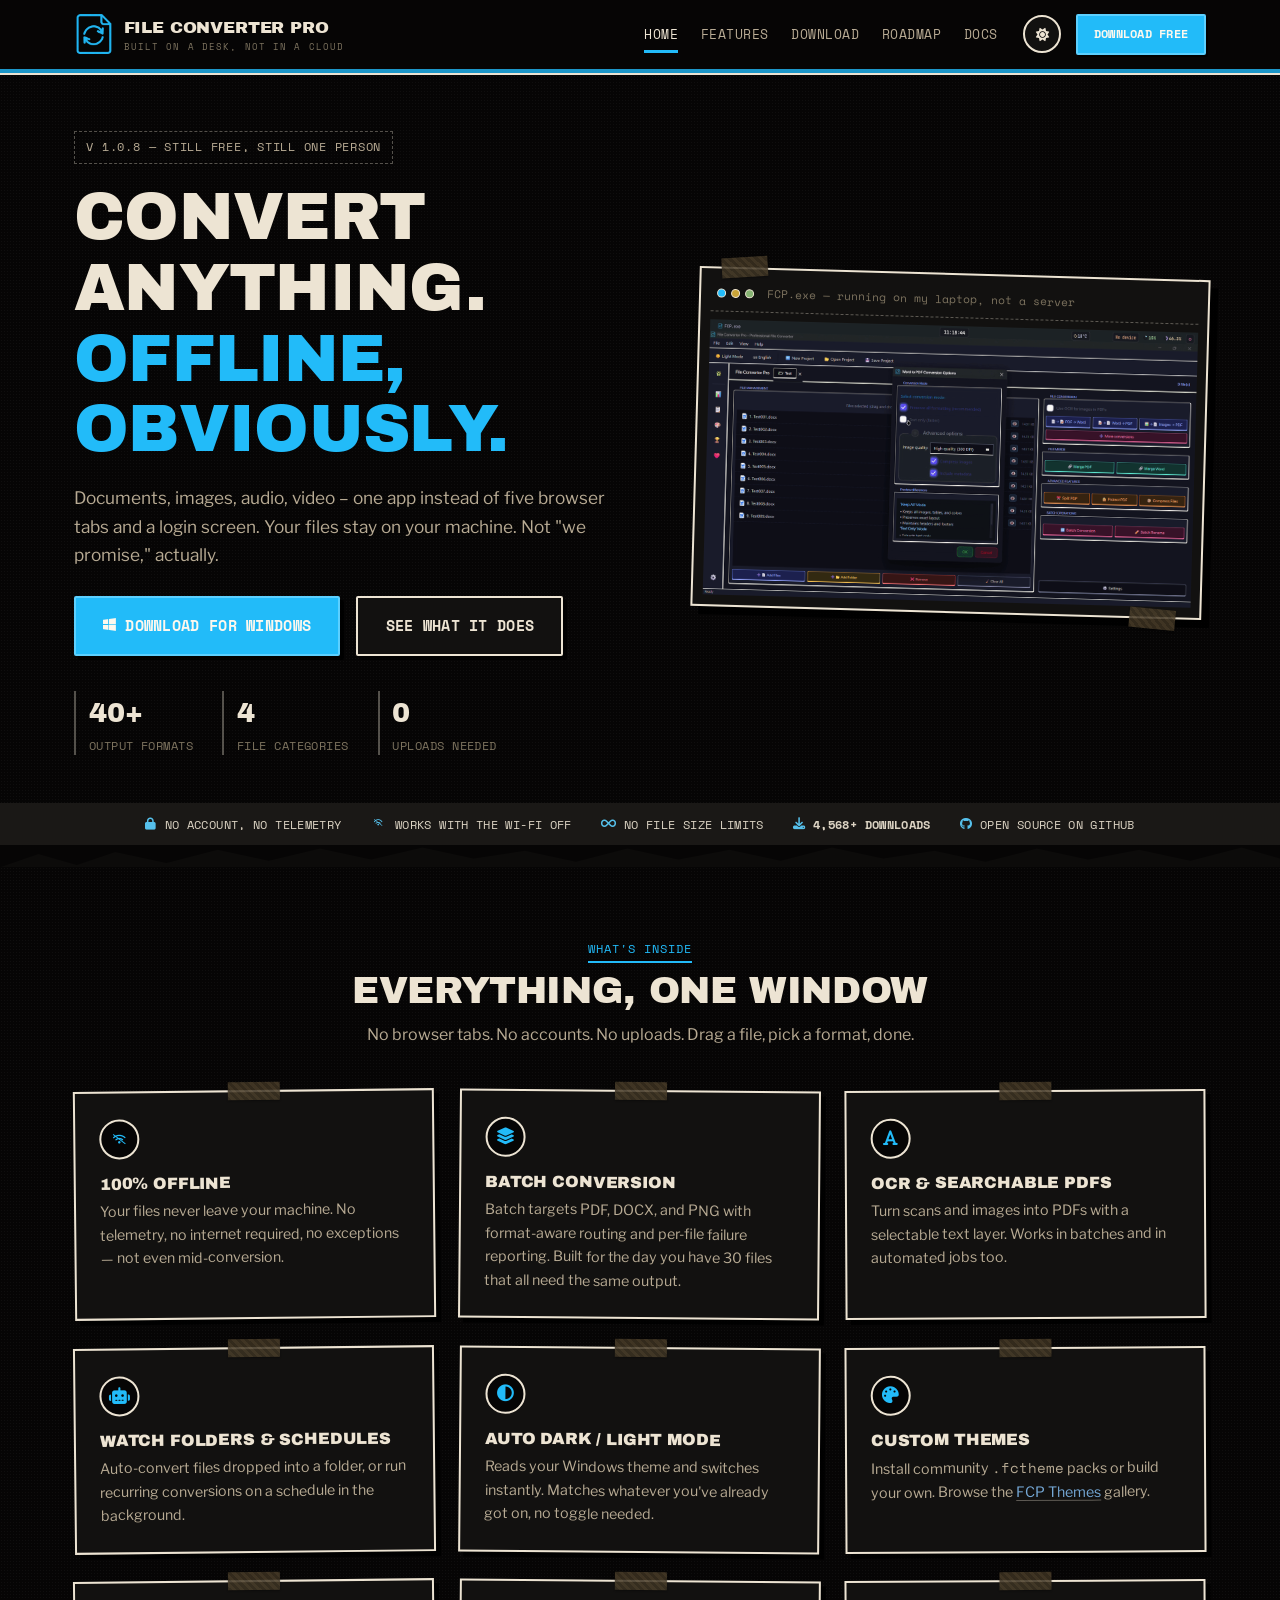
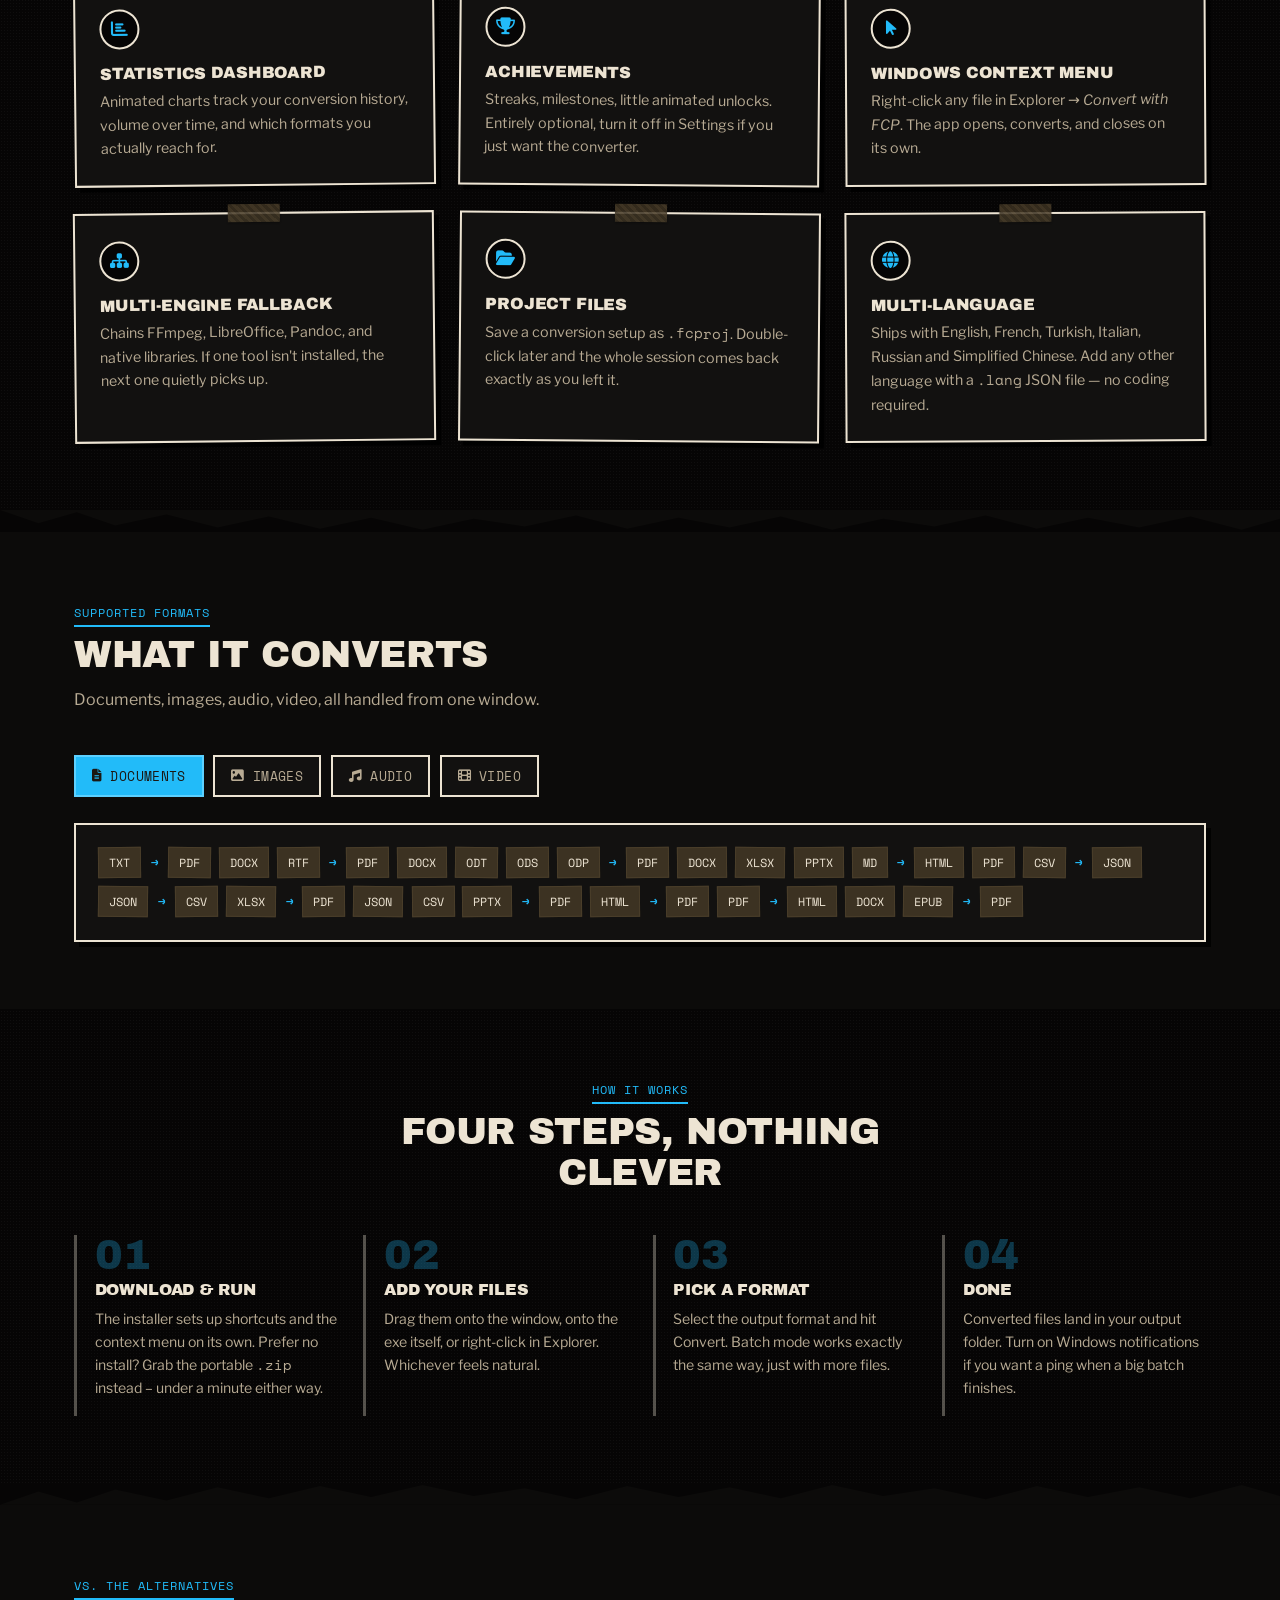
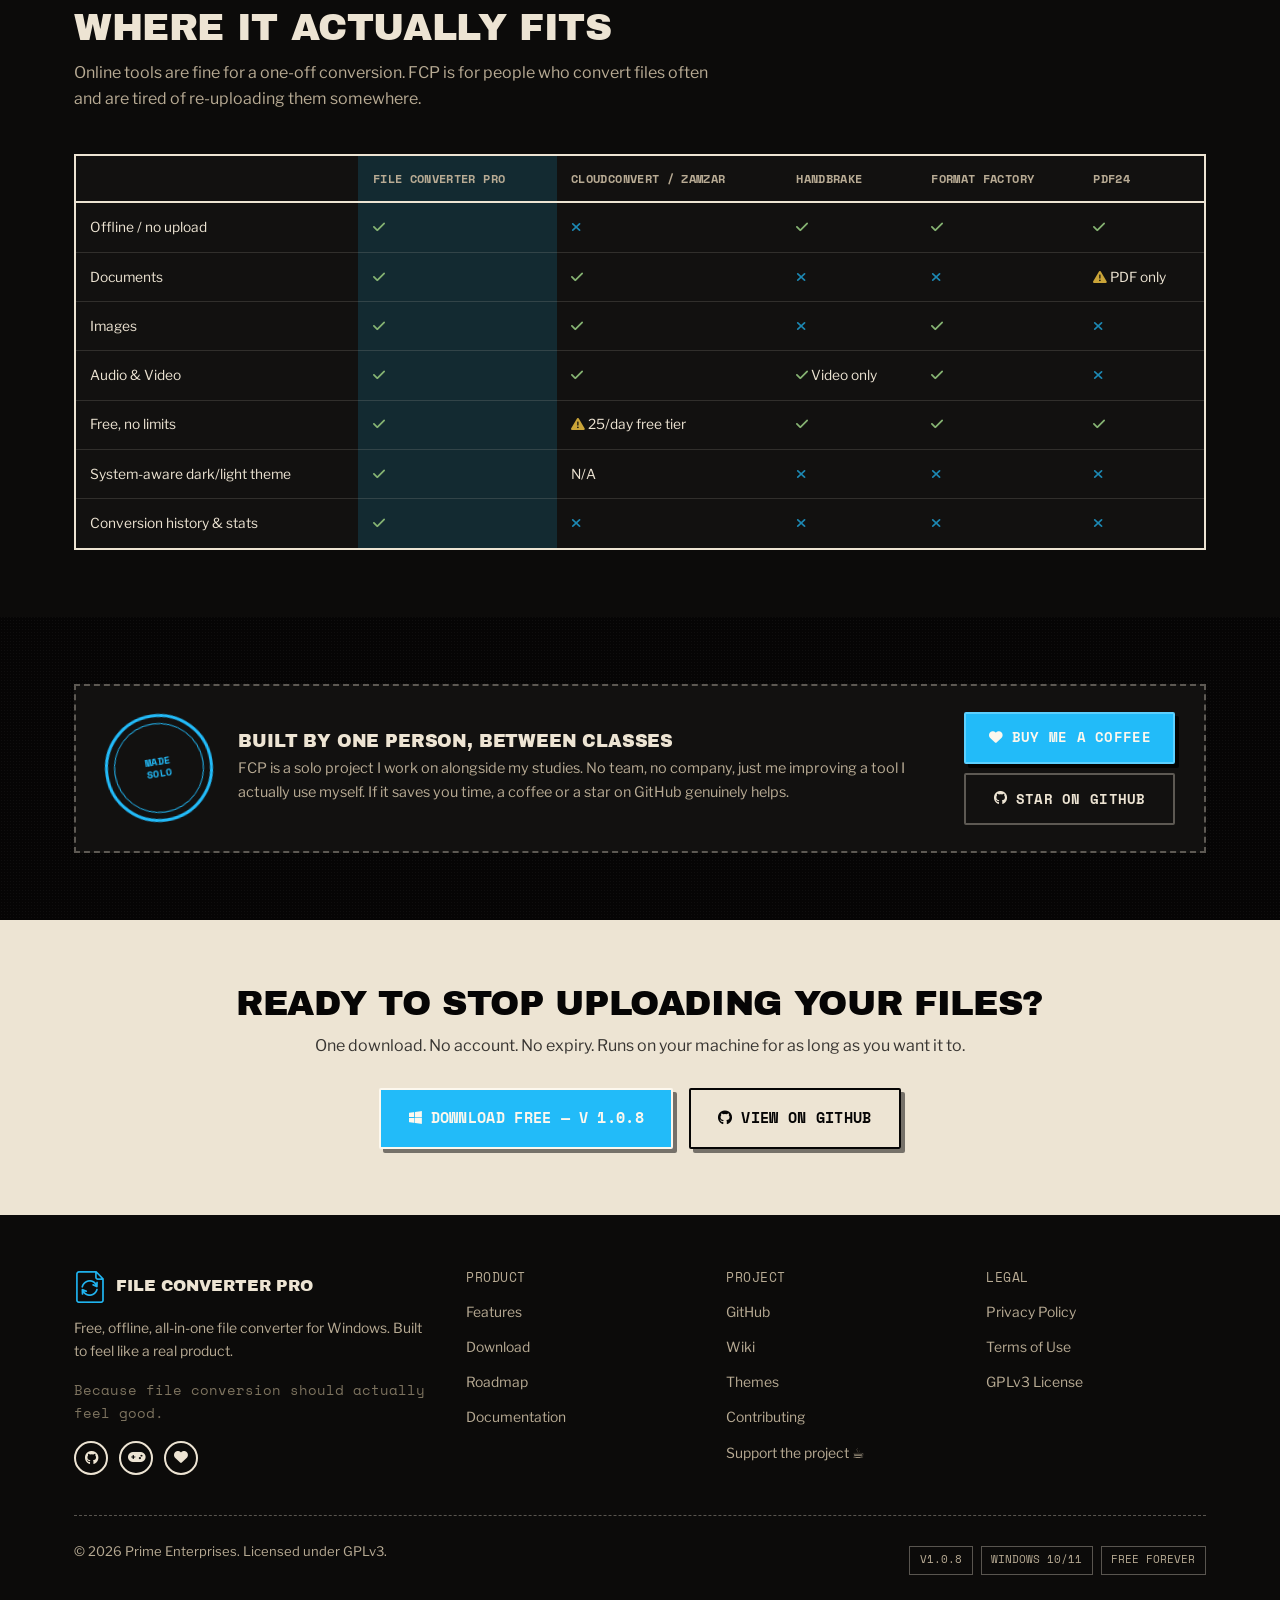
<file: index.html>
<!DOCTYPE html>
<html lang="en" data-theme="dark">
<head>
  <meta charset="UTF-8">
  <meta name="viewport" content="width=device-width, initial-scale=1.0">
  <title>File Converter Pro - Free Offline File Converter for Windows</title>
  <meta name="description" content="Convert documents, images, audio, and video — 100% offline, no uploads, no limits. OCR, automation and custom themes. Free for Windows 10/11.">
  <link rel="canonical" href="https://file-converter-pro.org/" />

  <!-- Open Graph / Facebook -->
  <meta property="og:type" content="website" />
  <meta property="og:url" content="https://file-converter-pro.org/" />
  <meta property="og:title" content="File Converter Pro - Free Offline File Converter for Windows" />
  <meta property="og:description" content="Convert documents, images, audio, and video — 100% offline, no uploads, no limits. OCR, automation and custom themes. Free for Windows 10/11." />
  <meta property="og:image" content="https://raw.githubusercontent.com/Hyacinthe-primus/fcp-website/main/images/social-preview.png" />
  <meta property="og:site_name" content="File Converter Pro" />

  <!-- Twitter -->
  <meta name="twitter:card" content="summary_large_image" />
  <meta name="twitter:url" content="https://file-converter-pro.org/" />
  <meta name="twitter:title" content="File Converter Pro - Free Offline File Converter for Windows" />
  <meta name="twitter:description" content="Convert documents, images, audio, and video — 100% offline, no uploads, no limits. OCR, automation and custom themes. Free for Windows 10/11." />
  <meta name="twitter:image" content="https://raw.githubusercontent.com/Hyacinthe-primus/fcp-website/main/images/social-preview.png" />

  <!-- SEO -->
  <meta name="robots" content="index, follow" />
  <meta name="author" content="Hyacinthe Primus" />
  <meta name="theme-color" content="#1b1712" />

  <!-- Structured Data -->
  <script type="application/ld+json">
  {
    "@context": "https://schema.org",
    "@type": "SoftwareApplication",
    "name": "File Converter Pro",
    "url": "https://file-converter-pro.org/",
    "description": "Free offline file converter for Windows. Convert documents, images, audio, and video — 100% offline, no uploads, no limits.",
    "applicationCategory": "UtilitiesApplication",
    "operatingSystem": "Windows 10, Windows 11",
    "offers": { "@type": "Offer", "price": "0", "priceCurrency": "USD" },
    "featureList": [
      "100% offline conversion", "No file size limits", "No uploads required",
      "Document conversion (PDF, DOCX, ODT, Markdown, etc.)", "Image conversion (PNG, JPG, WebP, AVIF, SVG, etc.)",
      "Audio conversion (MP3, WAV, FLAC, etc.)", "Video conversion (MP4, MKV, AVI, etc.)",
      "OCR to searchable PDF", "Watch folders and scheduled tasks", "Custom community themes", "Free forever"
    ]
  }
  </script>
  <script type="application/ld+json">
  { "@context": "https://schema.org", "@type": "WebSite", "name": "File Converter Pro", "url": "https://file-converter-pro.org/" }
  </script>

  <link rel="icon" href="images/favicon.ico" type="image/x-icon">
  <link rel="stylesheet" href="https://cdnjs.cloudflare.com/ajax/libs/font-awesome/6.4.0/css/all.min.css">
  <link href="https://fonts.googleapis.com/css2?family=Archivo+Black&family=Libre+Franklin:ital,wght@0,300;0,400;0,500;0,600;0,700;1,400&family=Space+Mono:wght@400;700&display=swap" rel="stylesheet">
  <link rel="stylesheet" href="css/style.css">
  <script>(function(){const t=localStorage.getItem('fcp-theme')||'dark';document.documentElement.setAttribute('data-theme',t);})();</script>
</head>
<body>
  <a href="#main-content" class="skip-link">Skip to main content</a>

  <header class="header" id="site-header">
    <div class="container">
      <div class="header-content">
        <div class="logo">
          <a href="index.html">
            <img src="images/logo.png" alt="FC" class="logo-mark">
            <span class="logo-text">File Converter Pro<em>built on a desk, not in a cloud</em></span>
          </a>
        </div>
        <button class="mobile-menu-toggle" aria-label="Toggle navigation" id="mobile-toggle">
          <span class="bar"></span><span class="bar"></span><span class="bar"></span>
        </button>
        <nav class="main-nav" id="main-nav">
          <ul class="nav-list">
            <li class="nav-item active"><a href="index.html" class="nav-link">Home</a></li>
            <li class="nav-item"><a href="features.html" class="nav-link">Features</a></li>
            <li class="nav-item"><a href="download.html" class="nav-link">Download</a></li>
            <li class="nav-item"><a href="roadmap.html" class="nav-link">Roadmap</a></li>
            <li class="nav-item"><a href="docs.html" class="nav-link">Docs</a></li>
          </ul>
          <div class="header-right">
            <button class="theme-toggle" id="theme-toggle" aria-label="Toggle dark/light mode">
              <i class="fas fa-moon icon-moon"></i>
              <i class="fas fa-sun icon-sun"></i>
            </button>
            <a href="download.html" class="btn btn-primary btn-sm nav-cta">Download Free</a>
          </div>
        </nav>
      </div>
    </div>
  </header>

  <main id="main-content">

    <section class="hero">
      <div class="container">
        <div class="hero-content">
          <div class="hero-text">
            <div class="hero-label fade-up fade-up-1">v<span data-fcp="version">1.0.8</span> — still free, still one person</div>
            <h1 class="hero-title fade-up fade-up-2">
              Convert anything.
              <span class="line-accent">Offline, obviously.</span>
            </h1>
            <p class="hero-subtitle fade-up fade-up-3">
              Documents, images, audio, video – one app instead of five browser tabs and a login screen.
              Your files stay on your machine. Not "we promise," actually.
            </p>
            <div class="hero-actions fade-up fade-up-4">
              <a href="download.html" class="btn btn-primary btn-lg">
                <i class="fab fa-windows"></i> Download for Windows
              </a>
              <a href="features.html" class="btn btn-outline btn-lg">See what it does</a>
            </div>
            <div class="hero-stats fade-up fade-up-5">
              <div class="stat-item">
                <div class="stat-value">40+</div>
                <div class="stat-label">Output formats</div>
              </div>
              <div class="stat-item">
                <div class="stat-value">4</div>
                <div class="stat-label">File categories</div>
              </div>
              <div class="stat-item">
                <div class="stat-value">0</div>
                <div class="stat-label">Uploads needed</div>
              </div>
            </div>
          </div>
          <div class="hero-visual fade-up fade-up-3">
            <div class="hero-screen">
              <div class="screen-bar">
                <div class="screen-dots">
                  <div class="dot dot-red"></div>
                  <div class="dot dot-yellow"></div>
                  <div class="dot dot-green"></div>
                </div>
                <span class="screen-title">FCP.exe — running on my laptop, not a server</span>
              </div>
              <img src="images/preview.gif" alt="File Converter Pro in action" class="hero-img">
            </div>
          </div>
        </div>
      </div>
    </section>

    <div class="trust-bar">
      <div class="container">
        <div class="trust-bar-inner">
          <div class="trust-item"><i class="fas fa-lock"></i> <span>No account, no telemetry</span></div>
          <div class="trust-item">
            <span class="fa-stack" style="font-size:.55em;vertical-align:middle;line-height:1.8em">
              <i class="fas fa-wifi fa-stack-1x"></i><i class="fas fa-slash fa-stack-1x"></i>
            </span>
            <span>Works with the Wi-Fi off</span>
          </div>
          <div class="trust-item"><i class="fas fa-infinity"></i> <span>No file size limits</span></div>
          <div class="trust-item"><i class="fas fa-download"></i> <strong><span id="dl-count">4,568</span>+ downloads</strong></div>
          <div class="trust-item"><i class="fab fa-github"></i> <span>Open source on GitHub</span></div>
        </div>
      </div>
    </div>

    <div class="torn"></div>

    <section class="section">
      <div class="container">
        <div class="section-header center">
          <p class="section-label">What's inside</p>
          <h2 class="section-title">Everything, one window</h2>
          <p class="section-sub">No browser tabs. No accounts. No uploads. Drag a file, pick a format, done.</p>
        </div>
        <div class="features-grid">
          <div class="feature-card">
            <div class="feature-icon"><span class="fa-stack" style="font-size:.6em"><i class="fas fa-wifi fa-stack-1x"></i><i class="fas fa-slash fa-stack-1x"></i></span></div>
            <h3>100% Offline</h3>
            <p>Your files never leave your machine. No telemetry, no internet required, no exceptions — not even mid-conversion.</p>
          </div>
          <div class="feature-card">
            <div class="feature-icon"><i class="fas fa-layer-group"></i></div>
            <h3>Batch Conversion</h3>
            <p>Batch targets PDF, DOCX, and PNG with format-aware routing and per-file failure reporting. Built for the day you have 30 files that all need the same output.</p>
          </div>
          <div class="feature-card">
            <div class="feature-icon"><i class="fas fa-font"></i></div>
            <h3>OCR &amp; Searchable PDFs</h3>
            <p>Turn scans and images into PDFs with a selectable text layer. Works in batches and in automated jobs too.</p>
          </div>
          <div class="feature-card">
            <div class="feature-icon"><i class="fas fa-robot"></i></div>
            <h3>Watch Folders &amp; Schedules</h3>
            <p>Auto-convert files dropped into a folder, or run recurring conversions on a schedule in the background.</p>
          </div>
          <div class="feature-card">
            <div class="feature-icon"><i class="fas fa-adjust"></i></div>
            <h3>Auto Dark / Light Mode</h3>
            <p>Reads your Windows theme and switches instantly. Matches whatever you've already got on, no toggle needed.</p>
          </div>
          <div class="feature-card">
            <div class="feature-icon"><i class="fas fa-palette"></i></div>
            <h3>Custom Themes</h3>
            <p>Install community <code>.fctheme</code> packs or build your own. Browse the <a href="https://github.com/Hyacinthe-primus/FCP-themes" target="_blank" rel="noopener">FCP Themes</a> gallery.</p>
          </div>
          <div class="feature-card">
            <div class="feature-icon"><i class="fas fa-chart-bar"></i></div>
            <h3>Statistics Dashboard</h3>
            <p>Animated charts track your conversion history, volume over time, and which formats you actually reach for.</p>
          </div>
          <div class="feature-card">
            <div class="feature-icon"><i class="fas fa-trophy"></i></div>
            <h3>Achievements</h3>
            <p>Streaks, milestones, little animated unlocks. Entirely optional, turn it off in Settings if you just want the converter.</p>
          </div>
          <div class="feature-card">
            <div class="feature-icon"><i class="fas fa-mouse-pointer"></i></div>
            <h3>Windows Context Menu</h3>
            <p>Right-click any file in Explorer → <em>Convert with FCP</em>. The app opens, converts, and closes on its own.</p>
          </div>
          <div class="feature-card">
            <div class="feature-icon"><i class="fas fa-sitemap"></i></div>
            <h3>Multi-Engine Fallback</h3>
            <p>Chains FFmpeg, LibreOffice, Pandoc, and native libraries. If one tool isn't installed, the next one quietly picks up.</p>
          </div>
          <div class="feature-card">
            <div class="feature-icon"><i class="fas fa-folder-open"></i></div>
            <h3>Project Files</h3>
            <p>Save a conversion setup as <code>.fcproj</code>. Double-click later and the whole session comes back exactly as you left it.</p>
          </div>
          <div class="feature-card">
            <div class="feature-icon"><i class="fas fa-globe"></i></div>
            <h3>Multi-Language</h3>
            <p>Ships with English, French, Turkish, Italian, Russian and Simplified Chinese. Add any other language with a <code>.lang</code> JSON file — no coding required.</p>
          </div>
        </div>
      </div>
    </section>

    <div class="torn flip"></div>

    <section class="section section-alt formats-section">
      <div class="container">
        <div class="section-header">
          <p class="section-label">Supported formats</p>
          <h2 class="section-title">What it converts</h2>
          <p class="section-sub">Documents, images, audio, video, all handled from one window.</p>
        </div>
        <div class="formats-tabs">
          <button class="tab-btn active" data-tab="tab-docs"><i class="fas fa-file-alt"></i> Documents</button>
          <button class="tab-btn" data-tab="tab-img"><i class="fas fa-image"></i> Images</button>
          <button class="tab-btn" data-tab="tab-audio"><i class="fas fa-music"></i> Audio</button>
          <button class="tab-btn" data-tab="tab-video"><i class="fas fa-film"></i> Video</button>
        </div>
        <div id="tab-docs" class="tab-content active">
          <div class="formats-list">
            <span class="format-tag">TXT</span><span class="format-tag arrow">→</span><span class="format-tag">PDF</span><span class="format-tag">DOCX</span>
            <span class="format-tag">RTF</span><span class="format-tag arrow">→</span><span class="format-tag">PDF</span><span class="format-tag">DOCX</span>
            <span class="format-tag">ODT</span><span class="format-tag">ODS</span><span class="format-tag">ODP</span><span class="format-tag arrow">→</span><span class="format-tag">PDF</span><span class="format-tag">DOCX</span><span class="format-tag">XLSX</span><span class="format-tag">PPTX</span>
            <span class="format-tag">MD</span><span class="format-tag arrow">→</span><span class="format-tag">HTML</span><span class="format-tag">PDF</span>
            <span class="format-tag">CSV</span><span class="format-tag arrow">→</span><span class="format-tag">JSON</span>
            <span class="format-tag">JSON</span><span class="format-tag arrow">→</span><span class="format-tag">CSV</span>
            <span class="format-tag">XLSX</span><span class="format-tag arrow">→</span><span class="format-tag">PDF</span><span class="format-tag">JSON</span><span class="format-tag">CSV</span>
            <span class="format-tag">PPTX</span><span class="format-tag arrow">→</span><span class="format-tag">PDF</span>
            <span class="format-tag">HTML</span><span class="format-tag arrow">→</span><span class="format-tag">PDF</span>
            <span class="format-tag">PDF</span><span class="format-tag arrow">→</span><span class="format-tag">HTML</span><span class="format-tag">DOCX</span>
            <span class="format-tag">EPUB</span><span class="format-tag arrow">→</span><span class="format-tag">PDF</span>
          </div>
        </div>
        <div id="tab-img" class="tab-content">
          <div class="formats-list">
            <span class="format-tag">Any image</span><span class="format-tag arrow">→</span>
            <span class="format-tag">PNG</span><span class="format-tag">JPEG</span><span class="format-tag">JPG</span>
            <span class="format-tag">WEBP</span><span class="format-tag">AVIF</span><span class="format-tag">BMP</span>
            <span class="format-tag">TIFF</span><span class="format-tag">ICO</span><span class="format-tag">SVG</span>
            <span class="format-tag">PSD</span><span class="format-tag">J2K</span>
          </div>
          <p style="margin-top:.9rem;font-size:.85rem;">HEIC/HEIF and RAW camera formats are supported as inputs. HEIC and DNG output require additional plugins and are unavailable in the bundled build. PSD output requires ImageMagick. OCR turns images into searchable PDFs.</p>
        </div>
        <div id="tab-audio" class="tab-content">
          <div class="formats-list">
            <span class="format-tag">Audio / Video</span><span class="format-tag arrow">→</span>
            <span class="format-tag">MP3</span><span class="format-tag">WAV</span><span class="format-tag">AAC</span>
            <span class="format-tag">OGG</span><span class="format-tag">FLAC</span><span class="format-tag">M4A</span>
          </div>
          <p style="margin-top:.9rem;font-size:.85rem;">FFmpeg is required for audio and video conversions and is detected automatically when installed separately. Document and image conversions work without it.</p>
        </div>
        <div id="tab-video" class="tab-content">
          <div class="formats-list">
            <span class="format-tag">Video</span><span class="format-tag arrow">→</span>
            <span class="format-tag">MP4</span><span class="format-tag">WEBM</span><span class="format-tag">MOV</span>
            <span class="format-tag">MKV</span><span class="format-tag">AVI</span>
          </div>
          <p style="margin-top:.9rem;font-size:.85rem;">FFmpeg is required for audio and video conversions and is detected automatically when installed separately. Document and image conversions work without it.</p>
        </div>
      </div>
    </section>

    <section class="section">
      <div class="container">
        <div class="section-header center">
          <p class="section-label">How it works</p>
          <h2 class="section-title">Four steps, nothing clever</h2>
        </div>
        <div class="steps-grid">
          <div class="step-card">
            <div class="step-num">01</div>
            <h3>Download &amp; Run</h3>
            <p>The installer sets up shortcuts and the context menu on its own. Prefer no install? Grab the portable <code>.zip</code> instead – under a minute either way.</p>
          </div>
          <div class="step-card">
            <div class="step-num">02</div>
            <h3>Add Your Files</h3>
            <p>Drag them onto the window, onto the exe itself, or right-click in Explorer. Whichever feels natural.</p>
          </div>
          <div class="step-card">
            <div class="step-num">03</div>
            <h3>Pick a Format</h3>
            <p>Select the output format and hit Convert. Batch mode works exactly the same way, just with more files.</p>
          </div>
          <div class="step-card">
            <div class="step-num">04</div>
            <h3>Done</h3>
            <p>Converted files land in your output folder. Turn on Windows notifications if you want a ping when a big batch finishes.</p>
          </div>
        </div>
      </div>
    </section>

    <div class="torn"></div>

    <section class="section section-alt">
      <div class="container">
        <div class="section-header">
          <p class="section-label">Vs. the alternatives</p>
          <h2 class="section-title">Where it actually fits</h2>
          <p class="section-sub">Online tools are fine for a one-off conversion. FCP is for people who convert files often and are tired of re-uploading them somewhere.</p>
        </div>
        <div class="compare-table-wrap">
          <table class="compare-table">
            <thead>
              <tr>
                <th></th>
                <th class="fcp-col">File Converter Pro</th>
                <th>CloudConvert / Zamzar</th>
                <th>HandBrake</th>
                <th>Format Factory</th>
                <th>PDF24</th>
              </tr>
            </thead>
            <tbody>
              <tr>
                <td>Offline / no upload</td>
                <td class="fcp-col"><i class="fas fa-check check"></i></td>
                <td><i class="fas fa-times cross"></i></td>
                <td><i class="fas fa-check check"></i></td>
                <td><i class="fas fa-check check"></i></td>
                <td><i class="fas fa-check check"></i></td>
              </tr>
              <tr>
                <td>Documents</td>
                <td class="fcp-col"><i class="fas fa-check check"></i></td>
                <td><i class="fas fa-check check"></i></td>
                <td><i class="fas fa-times cross"></i></td>
                <td><i class="fas fa-times cross"></i></td>
                <td><i class="fas fa-exclamation-triangle partial"></i> PDF only</td>
              </tr>
              <tr>
                <td>Images</td>
                <td class="fcp-col"><i class="fas fa-check check"></i></td>
                <td><i class="fas fa-check check"></i></td>
                <td><i class="fas fa-times cross"></i></td>
                <td><i class="fas fa-check check"></i></td>
                <td><i class="fas fa-times cross"></i></td>
              </tr>
              <tr>
                <td>Audio &amp; Video</td>
                <td class="fcp-col"><i class="fas fa-check check"></i></td>
                <td><i class="fas fa-check check"></i></td>
                <td><i class="fas fa-check check"></i> Video only</td>
                <td><i class="fas fa-check check"></i></td>
                <td><i class="fas fa-times cross"></i></td>
              </tr>
              <tr>
                <td>Free, no limits</td>
                <td class="fcp-col"><i class="fas fa-check check"></i></td>
                <td><i class="fas fa-exclamation-triangle partial"></i> 25/day free tier</td>
                <td><i class="fas fa-check check"></i></td>
                <td><i class="fas fa-check check"></i></td>
                <td><i class="fas fa-check check"></i></td>
              </tr>
              <tr>
                <td>System-aware dark/light theme</td>
                <td class="fcp-col"><i class="fas fa-check check"></i></td>
                <td>N/A</td>
                <td><i class="fas fa-times cross"></i></td>
                <td><i class="fas fa-times cross"></i></td>
                <td><i class="fas fa-times cross"></i></td>
              </tr>
              <tr>
                <td>Conversion history &amp; stats</td>
                <td class="fcp-col"><i class="fas fa-check check"></i></td>
                <td><i class="fas fa-times cross"></i></td>
                <td><i class="fas fa-times cross"></i></td>
                <td><i class="fas fa-times cross"></i></td>
                <td><i class="fas fa-times cross"></i></td>
              </tr>
            </tbody>
          </table>
        </div>
      </div>
    </section>

    <section class="section">
      <div class="container">
        <div class="solo-strip">
          <div class="stamp"><span>Made<br>solo</span></div>
          <div>
            <h3>Built by one person, between classes</h3>
            <p>FCP is a solo project I work on alongside my studies. No team, no company, just me improving a tool I actually use myself. If it saves you time, a coffee or a star on GitHub genuinely helps.</p>
          </div>
          <div class="solo-strip-actions">
            <a href="https://ko-fi.com/hyacinthe_primus/goal?g=0" class="btn btn-primary" target="_blank" rel="noopener" data-fcp-href="kofiUrl"><i class="fas fa-heart"></i> Buy me a coffee</a>
            <a href="https://github.com/Hyacinthe-primus/File-Converter-Pro" class="btn btn-ghost" target="_blank" rel="noopener" data-fcp-href="githubUrl"><i class="fab fa-github"></i> Star on GitHub</a>
          </div>
        </div>
      </div>
    </section>

    <section class="cta-band">
      <div class="container">
        <h2>Ready to stop uploading your files?</h2>
        <p>One download. No account. No expiry. Runs on your machine for as long as you want it to.</p>
        <div class="cta-actions">
          <a href="download.html" class="btn btn-primary btn-lg">
            <i class="fab fa-windows"></i> Download Free — v<span data-fcp="version">1.0.8</span>
          </a>
          <a href="https://github.com/Hyacinthe-primus/File-Converter-Pro" class="btn btn-outline btn-lg" target="_blank" rel="noopener" data-fcp-href="githubUrl">
            <i class="fab fa-github"></i> View on GitHub
          </a>
        </div>
      </div>
    </section>

  </main>

  <footer class="footer">
    <div class="container">
      <div class="footer-grid">
        <div class="footer-col footer-brand">
          <div class="footer-logo">
            <img src="images/logo.png" alt="FC" class="logo-mark" style="height:32px;">
            <span>File Converter Pro</span>
          </div>
          <p>Free, offline, all-in-one file converter for Windows. Built to feel like a real product.</p>
          <p class="footer-tagline">Because file conversion should actually feel good.</p>
          <div class="footer-social">
            <a href="https://github.com/Hyacinthe-primus/File-Converter-Pro" aria-label="GitHub" target="_blank" rel="noopener" data-fcp-href="githubUrl"><i class="fab fa-github"></i></a>
            <a href="https://hyacinthe-primus.itch.io/file-converter-pro" aria-label="itch.io" target="_blank" rel="noopener" data-fcp-href="itchioUrl"><i class="fas fa-gamepad"></i></a>
            <a href="https://ko-fi.com/hyacinthe_primus/goal?g=0" aria-label="Ko-fi" target="_blank" rel="noopener" data-fcp-href="kofiUrl"><i class="fas fa-heart"></i></a>
          </div>
        </div>
        <div class="footer-col">
          <h4>Product</h4>
          <ul>
            <li><a href="features.html">Features</a></li>
            <li><a href="download.html">Download</a></li>
            <li><a href="roadmap.html">Roadmap</a></li>
            <li><a href="docs.html">Documentation</a></li>
          </ul>
        </div>
        <div class="footer-col">
          <h4>Project</h4>
          <ul>
            <li><a href="https://github.com/Hyacinthe-primus/File-Converter-Pro" target="_blank" rel="noopener" data-fcp-href="githubUrl">GitHub</a></li>
            <li><a href="https://github.com/Hyacinthe-primus/File-Converter-Pro/wiki" target="_blank" rel="noopener" data-fcp-href="wikiUrl">Wiki</a></li>
            <li><a href="https://github.com/Hyacinthe-primus/FCP-themes" target="_blank" rel="noopener" data-fcp-href="themesUrl">Themes</a></li>
            <li><a href="https://github.com/Hyacinthe-primus/File-Converter-Pro/blob/main/CONTRIBUTING.md" target="_blank" rel="noopener" data-fcp-href="contributingUrl">Contributing</a></li>
            <li><a href="https://ko-fi.com/hyacinthe_primus/goal?g=0" target="_blank" rel="noopener" data-fcp-href="kofiUrl">Support the project ☕</a></li>
          </ul>
        </div>
        <div class="footer-col">
          <h4>Legal</h4>
          <ul>
            <li><a href="legal/privacy_policy_en.html">Privacy Policy</a></li>
            <li><a href="legal/terms_conditions_en.html">Terms of Use</a></li>
            <li><a href="https://www.gnu.org/licenses/gpl-3.0.html#license-text" target="_blank" rel="noopener">GPLv3 License</a></li>
          </ul>
        </div>
      </div>
      <div class="footer-bottom">
        <p>&copy; <span data-fcp-year></span> Prime Enterprises. Licensed under GPLv3.</p>
        <div class="footer-badges">
          <span class="badge-pill">v<span data-fcp="version">1.0.8</span></span>
          <span class="badge-pill">Windows 10/11</span>
          <span class="badge-pill">Free forever</span>
        </div>
      </div>
    </div>
  </footer>

  <button id="back-to-top" aria-label="Back to top"><i class="fas fa-arrow-up"></i></button>

  <script src="js/config.js"></script>
  <script src="js/script.js"></script>
</body>
</html>
</file>
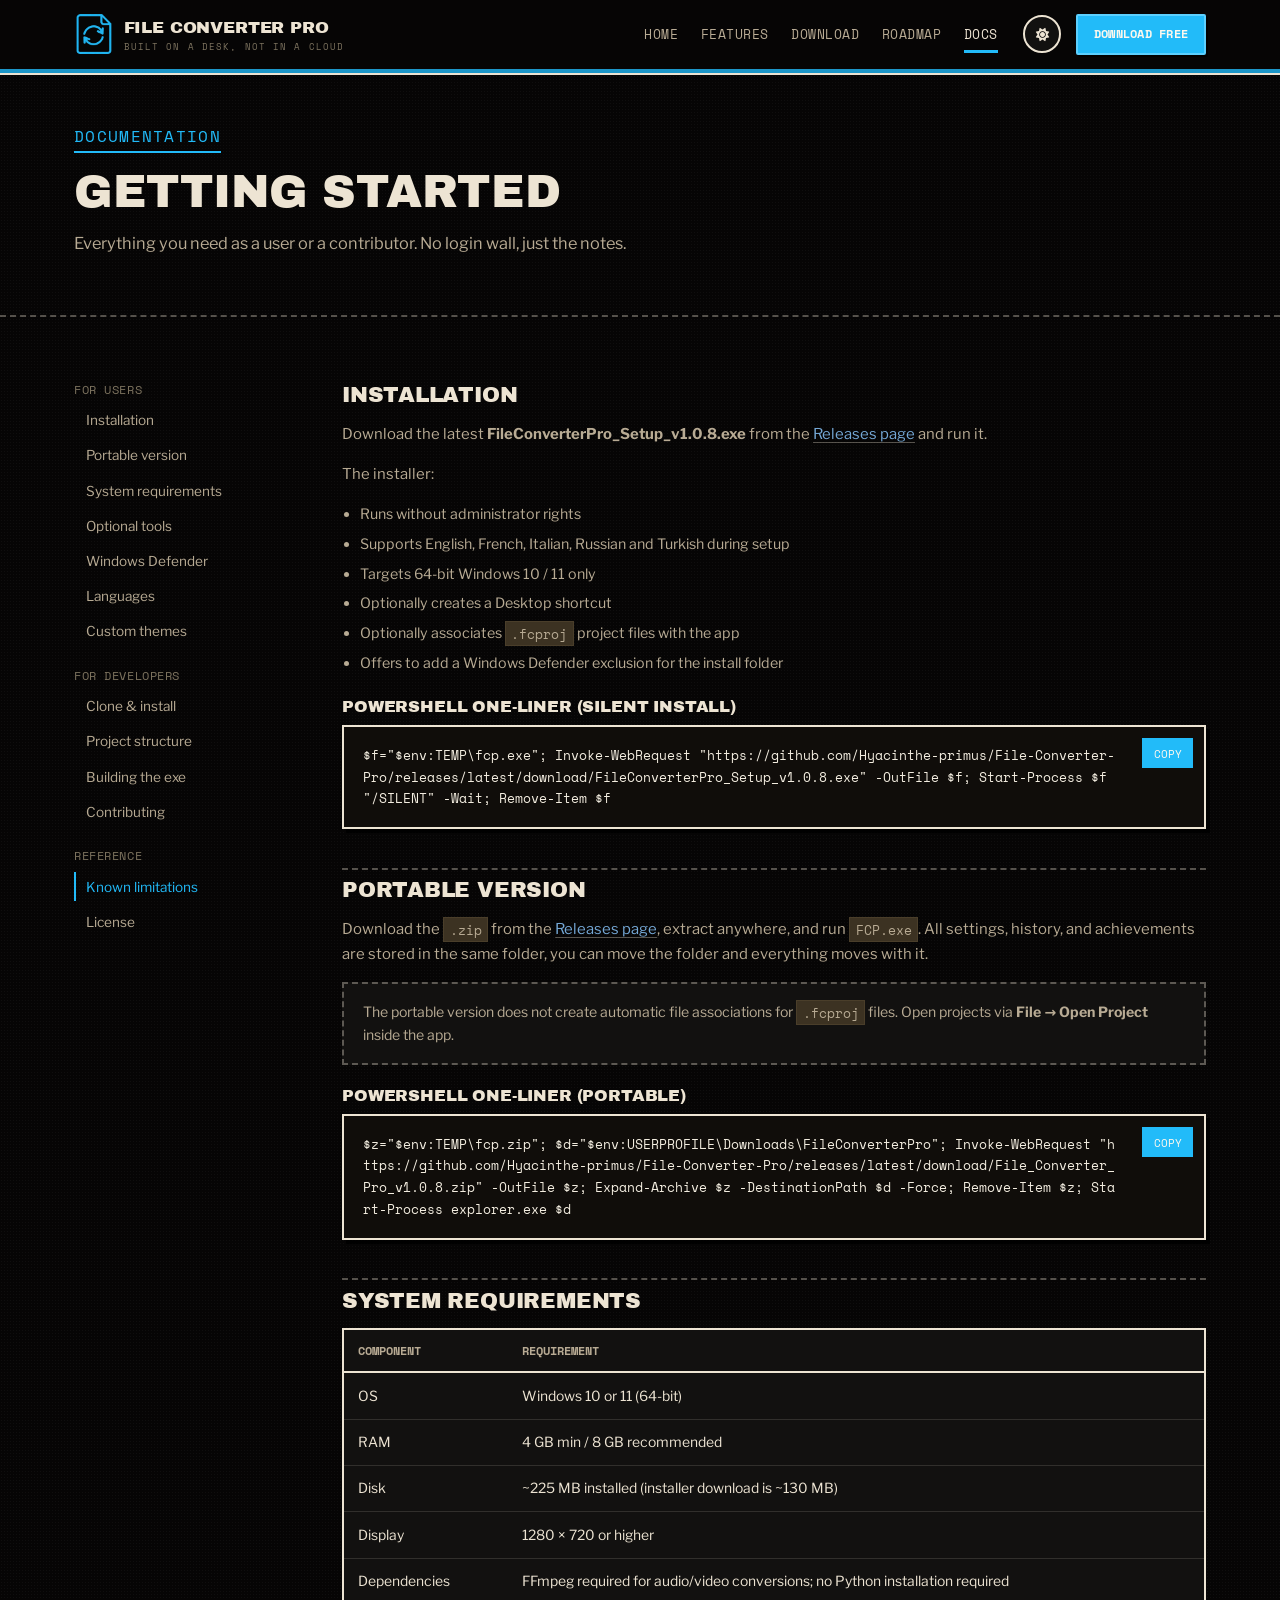
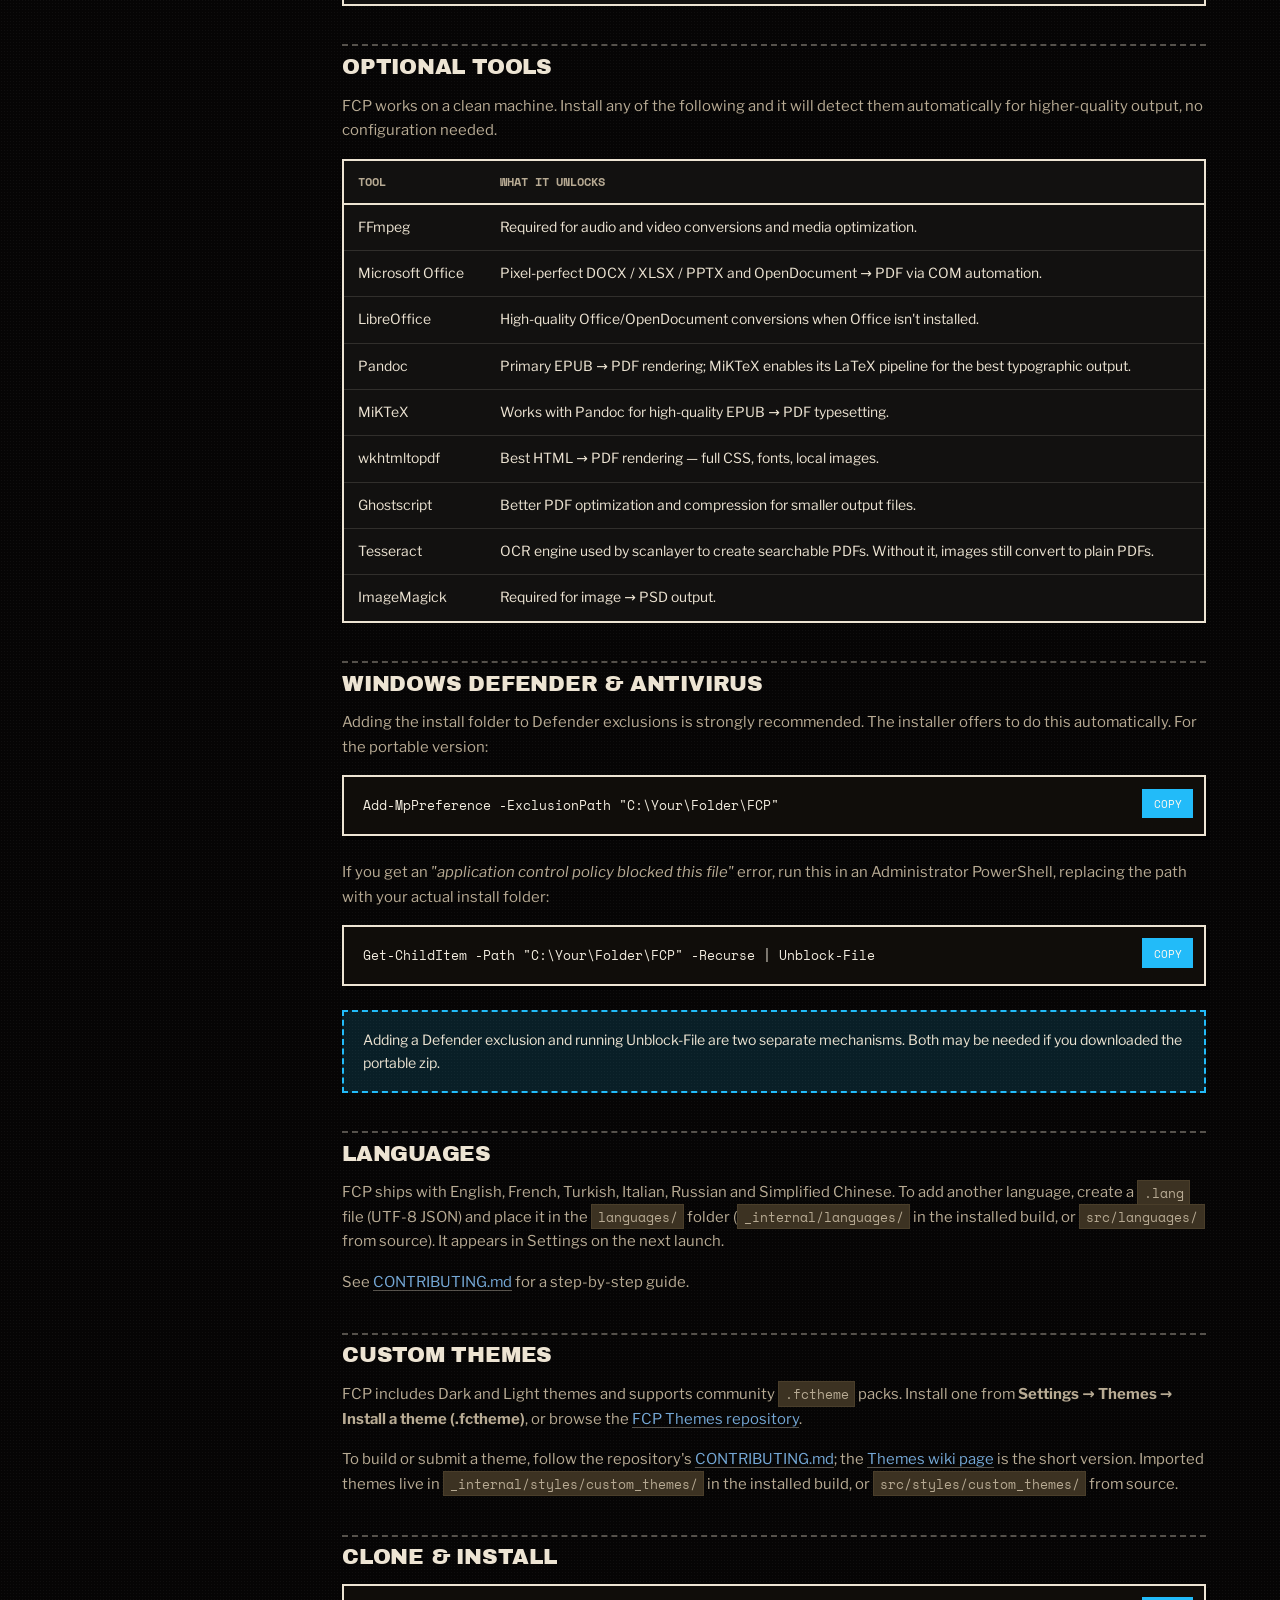
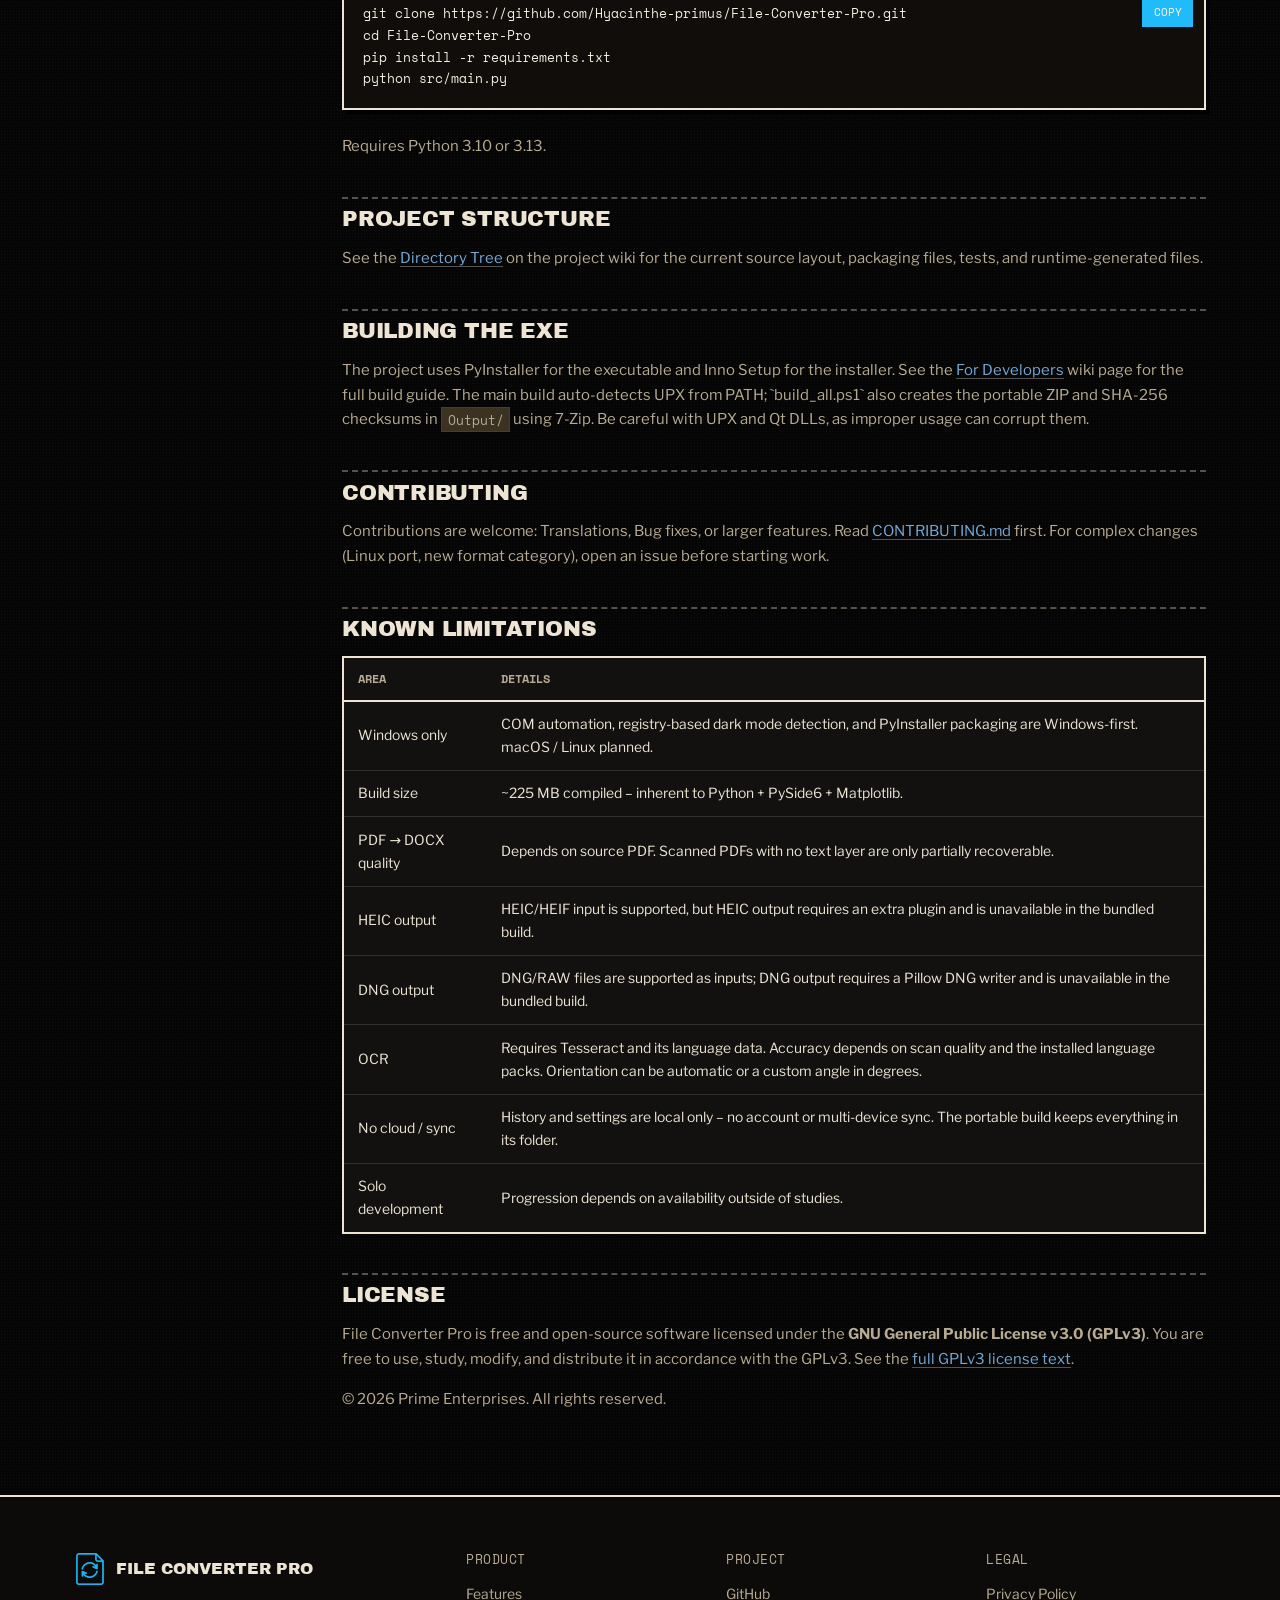
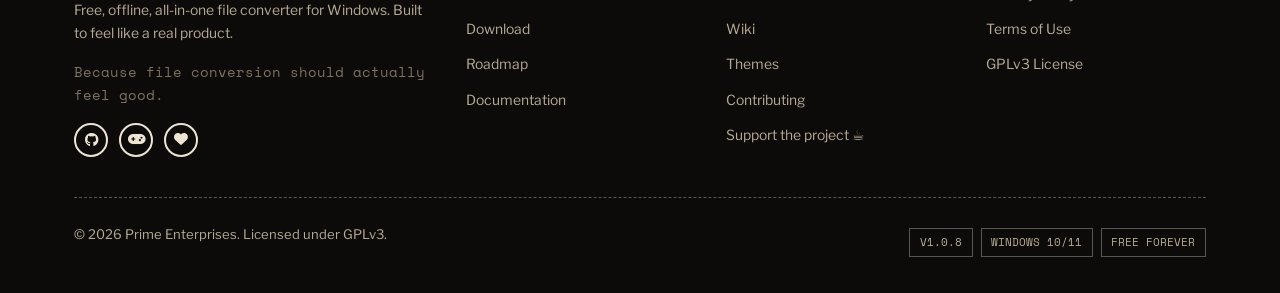
<file: docs.html>
<!DOCTYPE html>
<html lang="en" data-theme="dark">
<head>
  <meta charset="UTF-8">
  <meta name="viewport" content="width=device-width, initial-scale=1.0">
  <title>Documentation - File Converter Pro</title>
  <meta name="description" content="Setup guide, supported formats, optional tools, troubleshooting and contributing guide for File Converter Pro.">
  <link rel="icon" href="images/favicon.ico" type="image/x-icon">
  <link rel="stylesheet" href="https://cdnjs.cloudflare.com/ajax/libs/font-awesome/6.4.0/css/all.min.css">
  <link href="https://fonts.googleapis.com/css2?family=Archivo+Black&family=Libre+Franklin:ital,wght@0,300;0,400;0,500;0,600;0,700;1,400&family=Space+Mono:wght@400;700&display=swap" rel="stylesheet">
  <link rel="stylesheet" href="css/style.css">
  <script>(function(){const t=localStorage.getItem('fcp-theme')||'dark';document.documentElement.setAttribute('data-theme',t);})();</script>
</head>
<body>
  <a href="#main-content" class="skip-link">Skip to main content</a>

  <header class="header" id="site-header">
    <div class="container">
      <div class="header-content">
        <div class="logo">
          <a href="index.html">
            <img src="images/logo.png" alt="FC" class="logo-mark">
            <span class="logo-text">File Converter Pro<em>built on a desk, not in a cloud</em></span>
          </a>
        </div>
        <button class="mobile-menu-toggle" aria-label="Toggle navigation" id="mobile-toggle">
          <span class="bar"></span><span class="bar"></span><span class="bar"></span>
        </button>
        <nav class="main-nav" id="main-nav">
          <ul class="nav-list">
            <li class="nav-item"><a href="index.html" class="nav-link">Home</a></li>
            <li class="nav-item"><a href="features.html" class="nav-link">Features</a></li>
            <li class="nav-item"><a href="download.html" class="nav-link">Download</a></li>
            <li class="nav-item"><a href="roadmap.html" class="nav-link">Roadmap</a></li>
            <li class="nav-item active"><a href="docs.html" class="nav-link">Docs</a></li>
          </ul>
          <div class="header-right">
            <button class="theme-toggle" id="theme-toggle" aria-label="Toggle dark/light mode">
              <i class="fas fa-moon icon-moon"></i>
              <i class="fas fa-sun icon-sun"></i>
            </button>
            <a href="download.html" class="btn btn-primary btn-sm nav-cta">Download Free</a>
          </div>
        </nav>
      </div>
    </div>
  </header>

<main id="main-content">

    <section class="page-hero">
      <div class="container">
        <p class="section-label">Documentation</p>
        <h1>Getting started</h1>
        <p>Everything you need as a user or a contributor. No login wall, just the notes.</p>
      </div>
    </section>

    <section class="section">
      <div class="container">
        <div class="docs-layout">

          <aside class="docs-sidebar">
            <nav class="docs-nav">
              <h4>For Users</h4>
              <ul>
                <li><a href="#install">Installation</a></li>
                <li><a href="#portable">Portable version</a></li>
                <li><a href="#requirements">System requirements</a></li>
                <li><a href="#optional-tools">Optional tools</a></li>
                <li><a href="#defender">Windows Defender</a></li>
                <li><a href="#i18n">Languages</a></li>
                <li><a href="#themes">Custom themes</a></li>
              </ul>
              <h4 style="margin-top:1.5rem">For Developers</h4>
              <ul>
                <li><a href="#clone">Clone &amp; install</a></li>
                <li><a href="#structure">Project structure</a></li>
                <li><a href="#build">Building the exe</a></li>
                <li><a href="#contributing">Contributing</a></li>
              </ul>
              <h4 style="margin-top:1.5rem">Reference</h4>
              <ul>
                <li><a href="#known-limits">Known limitations</a></li>
                <li><a href="#license">License</a></li>
              </ul>
            </nav>
          </aside>

          <div class="docs-content">

            <h2 id="install">Installation</h2>
            <p>Download the latest <strong>FileConverterPro_Setup_v<span data-fcp="version">1.0.8</span>.exe</strong> from the <a href="https://github.com/Hyacinthe-primus/File-Converter-Pro/releases" target="_blank" rel="noopener">Releases page</a> and run it.</p>
            <p>The installer:</p>
            <ul>
              <li>Runs without administrator rights</li>
              <li>Supports English, French, Italian, Russian and Turkish during setup</li>
              <li>Targets 64-bit Windows 10 / 11 only</li>
              <li>Optionally creates a Desktop shortcut</li>
              <li>Optionally associates <code>.fcproj</code> project files with the app</li>
              <li>Offers to add a Windows Defender exclusion for the install folder</li>
            </ul>

            <h3>PowerShell one-liner (silent install)</h3>
            <div class="code-block">
              <code data-fcp-installer-cmd>$f="$env:TEMP\fcp.exe"; Invoke-WebRequest "https://github.com/Hyacinthe-primus/File-Converter-Pro/releases/latest/download/FileConverterPro_Setup_v1.0.8.exe" -OutFile $f; Start-Process $f "/SILENT" -Wait; Remove-Item $f</code>
              <button class="copy-btn">Copy</button>
            </div>

            <h2 id="portable">Portable version</h2>
            <p>Download the <code>.zip</code> from the <a href="https://github.com/Hyacinthe-primus/File-Converter-Pro/releases" target="_blank" rel="noopener">Releases page</a>, extract anywhere, and run <code>FCP.exe</code>. All settings, history, and achievements are stored in the same folder, you can move the folder and everything moves with it.</p>
            <div class="alert">The portable version does not create automatic file associations for <code>.fcproj</code> files. Open projects via <strong>File → Open Project</strong> inside the app.</div>

            <h3>PowerShell one-liner (portable)</h3>
            <div class="code-block">
              <code data-fcp-portable-cmd>$z="$env:TEMP\fcp.zip"; $d="$env:USERPROFILE\Downloads\FileConverterPro"; Invoke-WebRequest "https://github.com/Hyacinthe-primus/File-Converter-Pro/releases/latest/download/File_Converter_Pro_v1.0.8.zip" -OutFile $z; Expand-Archive $z -DestinationPath $d -Force; Remove-Item $z; Start-Process explorer.exe $d</code>
              <button class="copy-btn">Copy</button>
            </div>

            <h2 id="requirements">System requirements</h2>
            <table class="req-table">
              <thead><tr><th>Component</th><th>Requirement</th></tr></thead>
              <tbody>
                <tr><td>OS</td><td>Windows 10 or 11 (64-bit)</td></tr>
                <tr><td>RAM</td><td>4 GB min / 8 GB recommended</td></tr>
                <tr><td>Disk</td><td>~225 MB installed (installer download is ~130 MB)</td></tr>
                <tr><td>Display</td><td>1280 × 720 or higher</td></tr>
                <tr><td>Dependencies</td><td>FFmpeg required for audio/video conversions; no Python installation required</td></tr>
              </tbody>
            </table>

            <h2 id="optional-tools">Optional tools</h2>
            <p>FCP works on a clean machine. Install any of the following and it will detect them automatically for higher-quality output, no configuration needed.</p>
            <table class="req-table">
              <thead><tr><th>Tool</th><th>What it unlocks</th></tr></thead>
              <tbody>
                <tr><td>FFmpeg</td><td>Required for audio and video conversions and media optimization.</td></tr>
                <tr><td>Microsoft Office</td><td>Pixel-perfect DOCX / XLSX / PPTX and OpenDocument → PDF via COM automation.</td></tr>
                <tr><td>LibreOffice</td><td>High-quality Office/OpenDocument conversions when Office isn't installed.</td></tr>
                <tr><td>Pandoc</td><td>Primary EPUB → PDF rendering; MiKTeX enables its LaTeX pipeline for the best typographic output.</td></tr>
                <tr><td>MiKTeX</td><td>Works with Pandoc for high-quality EPUB → PDF typesetting.</td></tr>
                <tr><td>wkhtmltopdf</td><td>Best HTML → PDF rendering — full CSS, fonts, local images.</td></tr>
                <tr><td>Ghostscript</td><td>Better PDF optimization and compression for smaller output files.</td></tr>
                <tr><td>Tesseract</td><td>OCR engine used by scanlayer to create searchable PDFs. Without it, images still convert to plain PDFs.</td></tr>
                <tr><td>ImageMagick</td><td>Required for image → PSD output.</td></tr>
              </tbody>
            </table>

            <h2 id="defender">Windows Defender &amp; antivirus</h2>
            <p>Adding the install folder to Defender exclusions is strongly recommended. The installer offers to do this automatically. For the portable version:</p>
            <div class="code-block">
              <code>Add-MpPreference -ExclusionPath "C:\Your\Folder\FCP"</code>
              <button class="copy-btn">Copy</button>
            </div>
            <p>If you get an <em>"application control policy blocked this file"</em> error, run this in an Administrator PowerShell, replacing the path with your actual install folder:</p>
            <div class="code-block">
              <code>Get-ChildItem -Path "C:\Your\Folder\FCP" -Recurse | Unblock-File</code>
              <button class="copy-btn">Copy</button>
            </div>
            <div class="alert warn">Adding a Defender exclusion and running Unblock-File are two separate mechanisms. Both may be needed if you downloaded the portable zip.</div>

            <h2 id="i18n">Languages</h2>
            <p>FCP ships with English, French, Turkish, Italian, Russian and Simplified Chinese. To add another language, create a <code>.lang</code> file (UTF-8 JSON) and place it in the <code>languages/</code> folder (<code>_internal/languages/</code> in the installed build, or <code>src/languages/</code> from source). It appears in Settings on the next launch.</p>
            <p>See <a href="https://github.com/Hyacinthe-primus/File-Converter-Pro/blob/main/CONTRIBUTING.md" target="_blank" rel="noopener">CONTRIBUTING.md</a> for a step-by-step guide.</p>

            <h2 id="themes">Custom themes</h2>
            <p>FCP includes Dark and Light themes and supports community <code>.fctheme</code> packs. Install one from <strong>Settings → Themes → Install a theme (.fctheme)</strong>, or browse the <a href="https://github.com/Hyacinthe-primus/FCP-themes" target="_blank" rel="noopener">FCP Themes repository</a>.</p>
            <p>To build or submit a theme, follow the repository's <a href="https://github.com/Hyacinthe-primus/FCP-themes/blob/main/CONTRIBUTING.md" target="_blank" rel="noopener">CONTRIBUTING.md</a>; the <a href="https://github.com/Hyacinthe-primus/File-Converter-Pro/wiki/Themes" target="_blank" rel="noopener">Themes wiki page</a> is the short version. Imported themes live in <code>_internal/styles/custom_themes/</code> in the installed build, or <code>src/styles/custom_themes/</code> from source.</p>

            <h2 id="clone">Clone &amp; install</h2>
            <div class="code-block">
              <code>git clone https://github.com/Hyacinthe-primus/File-Converter-Pro.git
cd File-Converter-Pro
pip install -r requirements.txt
python src/main.py</code>
              <button class="copy-btn">Copy</button>
            </div>
            <p>Requires Python 3.10 or 3.13.</p>

            <h2 id="structure">Project structure</h2>
            <p>See the <a href="https://github.com/Hyacinthe-primus/File-Converter-Pro/wiki/Directory-Tree" target="_blank" rel="noopener">Directory Tree</a> on the project wiki for the current source layout, packaging files, tests, and runtime-generated files.</p>

            <h2 id="build">Building the exe</h2>
            <p>The project uses PyInstaller for the executable and Inno Setup for the installer. See the <a href="https://github.com/Hyacinthe-primus/File-Converter-Pro/wiki/For-Developers#building-the-exe" target="_blank" rel="noopener">For Developers</a> wiki page for the full build guide. The main build auto-detects UPX from PATH; `build_all.ps1` also creates the portable ZIP and SHA-256 checksums in <code>Output/</code> using 7-Zip. Be careful with UPX and Qt DLLs, as improper usage can corrupt them.</p>

            <h2 id="contributing">Contributing</h2>
            <p>Contributions are welcome: Translations, Bug fixes, or larger features. Read <a href="https://github.com/Hyacinthe-primus/File-Converter-Pro/blob/main/CONTRIBUTING.md" target="_blank" rel="noopener">CONTRIBUTING.md</a> first. For complex changes (Linux port, new format category), open an issue before starting work.</p>

            <h2 id="known-limits">Known limitations</h2>
            <table class="req-table">
              <thead><tr><th>Area</th><th>Details</th></tr></thead>
              <tbody>
                <tr><td>Windows only</td><td>COM automation, registry-based dark mode detection, and PyInstaller packaging are Windows-first. macOS / Linux planned.</td></tr>
                <tr><td>Build size</td><td>~225 MB compiled – inherent to Python + PySide6 + Matplotlib.</td></tr>
                <tr><td>PDF → DOCX quality</td><td>Depends on source PDF. Scanned PDFs with no text layer are only partially recoverable.</td></tr>
                <tr><td>HEIC output</td><td>HEIC/HEIF input is supported, but HEIC output requires an extra plugin and is unavailable in the bundled build.</td></tr>
                <tr><td>DNG output</td><td>DNG/RAW files are supported as inputs; DNG output requires a Pillow DNG writer and is unavailable in the bundled build.</td></tr>
                <tr><td>OCR</td><td>Requires Tesseract and its language data. Accuracy depends on scan quality and the installed language packs. Orientation can be automatic or a custom angle in degrees.</td></tr>
                <tr><td>No cloud / sync</td><td>History and settings are local only – no account or multi-device sync. The portable build keeps everything in its folder.</td></tr>
                <tr><td>Solo development</td><td>Progression depends on availability outside of studies.</td></tr>
              </tbody>
            </table>

            <h2 id="license">License</h2>
            <p>File Converter Pro is free and open-source software licensed under the <strong>GNU General Public License v3.0 (GPLv3)</strong>. You are free to use, study, modify, and distribute it in accordance with the GPLv3. See the <a href="https://www.gnu.org/licenses/gpl-3.0.html#license-text" target="_blank" rel="noopener">full GPLv3 license text</a>.</p>
            <p>&copy; <span data-fcp-year></span> Prime Enterprises. All rights reserved.</p>

          </div>
        </div>
      </div>
    </section>

  </main>

  <footer class="footer">
    <div class="container">
      <div class="footer-grid">
        <div class="footer-col footer-brand">
          <div class="footer-logo">
            <img src="images/logo.png" alt="FC" class="logo-mark" style="height:32px;">
            <span>File Converter Pro</span>
          </div>
          <p>Free, offline, all-in-one file converter for Windows. Built to feel like a real product.</p>
          <p class="footer-tagline">Because file conversion should actually feel good.</p>
          <div class="footer-social">
            <a href="https://github.com/Hyacinthe-primus/File-Converter-Pro" aria-label="GitHub" target="_blank" rel="noopener" data-fcp-href="githubUrl"><i class="fab fa-github"></i></a>
            <a href="https://hyacinthe-primus.itch.io/file-converter-pro" aria-label="itch.io" target="_blank" rel="noopener" data-fcp-href="itchioUrl"><i class="fas fa-gamepad"></i></a>
            <a href="https://ko-fi.com/hyacinthe_primus/goal?g=0" aria-label="Ko-fi" target="_blank" rel="noopener" data-fcp-href="kofiUrl"><i class="fas fa-heart"></i></a>
          </div>
        </div>
        <div class="footer-col">
          <h4>Product</h4>
          <ul>
            <li><a href="features.html">Features</a></li>
            <li><a href="download.html">Download</a></li>
            <li><a href="roadmap.html">Roadmap</a></li>
            <li><a href="docs.html">Documentation</a></li>
          </ul>
        </div>
        <div class="footer-col">
          <h4>Project</h4>
          <ul>
            <li><a href="https://github.com/Hyacinthe-primus/File-Converter-Pro" target="_blank" rel="noopener" data-fcp-href="githubUrl">GitHub</a></li>
            <li><a href="https://github.com/Hyacinthe-primus/File-Converter-Pro/wiki" target="_blank" rel="noopener" data-fcp-href="wikiUrl">Wiki</a></li>
            <li><a href="https://github.com/Hyacinthe-primus/FCP-themes" target="_blank" rel="noopener" data-fcp-href="themesUrl">Themes</a></li>
            <li><a href="https://github.com/Hyacinthe-primus/File-Converter-Pro/blob/main/CONTRIBUTING.md" target="_blank" rel="noopener" data-fcp-href="contributingUrl">Contributing</a></li>
            <li><a href="https://ko-fi.com/hyacinthe_primus/goal?g=0" target="_blank" rel="noopener" data-fcp-href="kofiUrl">Support the project ☕</a></li>
          </ul>
        </div>
        <div class="footer-col">
          <h4>Legal</h4>
          <ul>
            <li><a href="legal/privacy_policy_en.html">Privacy Policy</a></li>
            <li><a href="legal/terms_conditions_en.html">Terms of Use</a></li>
            <li><a href="https://www.gnu.org/licenses/gpl-3.0.html#license-text" target="_blank" rel="noopener">GPLv3 License</a></li>
          </ul>
        </div>
      </div>
      <div class="footer-bottom">
        <p>&copy; <span data-fcp-year></span> Prime Enterprises. Licensed under GPLv3.</p>
        <div class="footer-badges">
          <span class="badge-pill">v<span data-fcp="version">1.0.8</span></span>
          <span class="badge-pill">Windows 10/11</span>
          <span class="badge-pill">Free forever</span>
        </div>
      </div>
    </div>
  </footer>

  <button id="back-to-top" aria-label="Back to top"><i class="fas fa-arrow-up"></i></button>
  <script src="js/config.js"></script>
  <script src="js/script.js"></script>
</body>
</html>
</file>
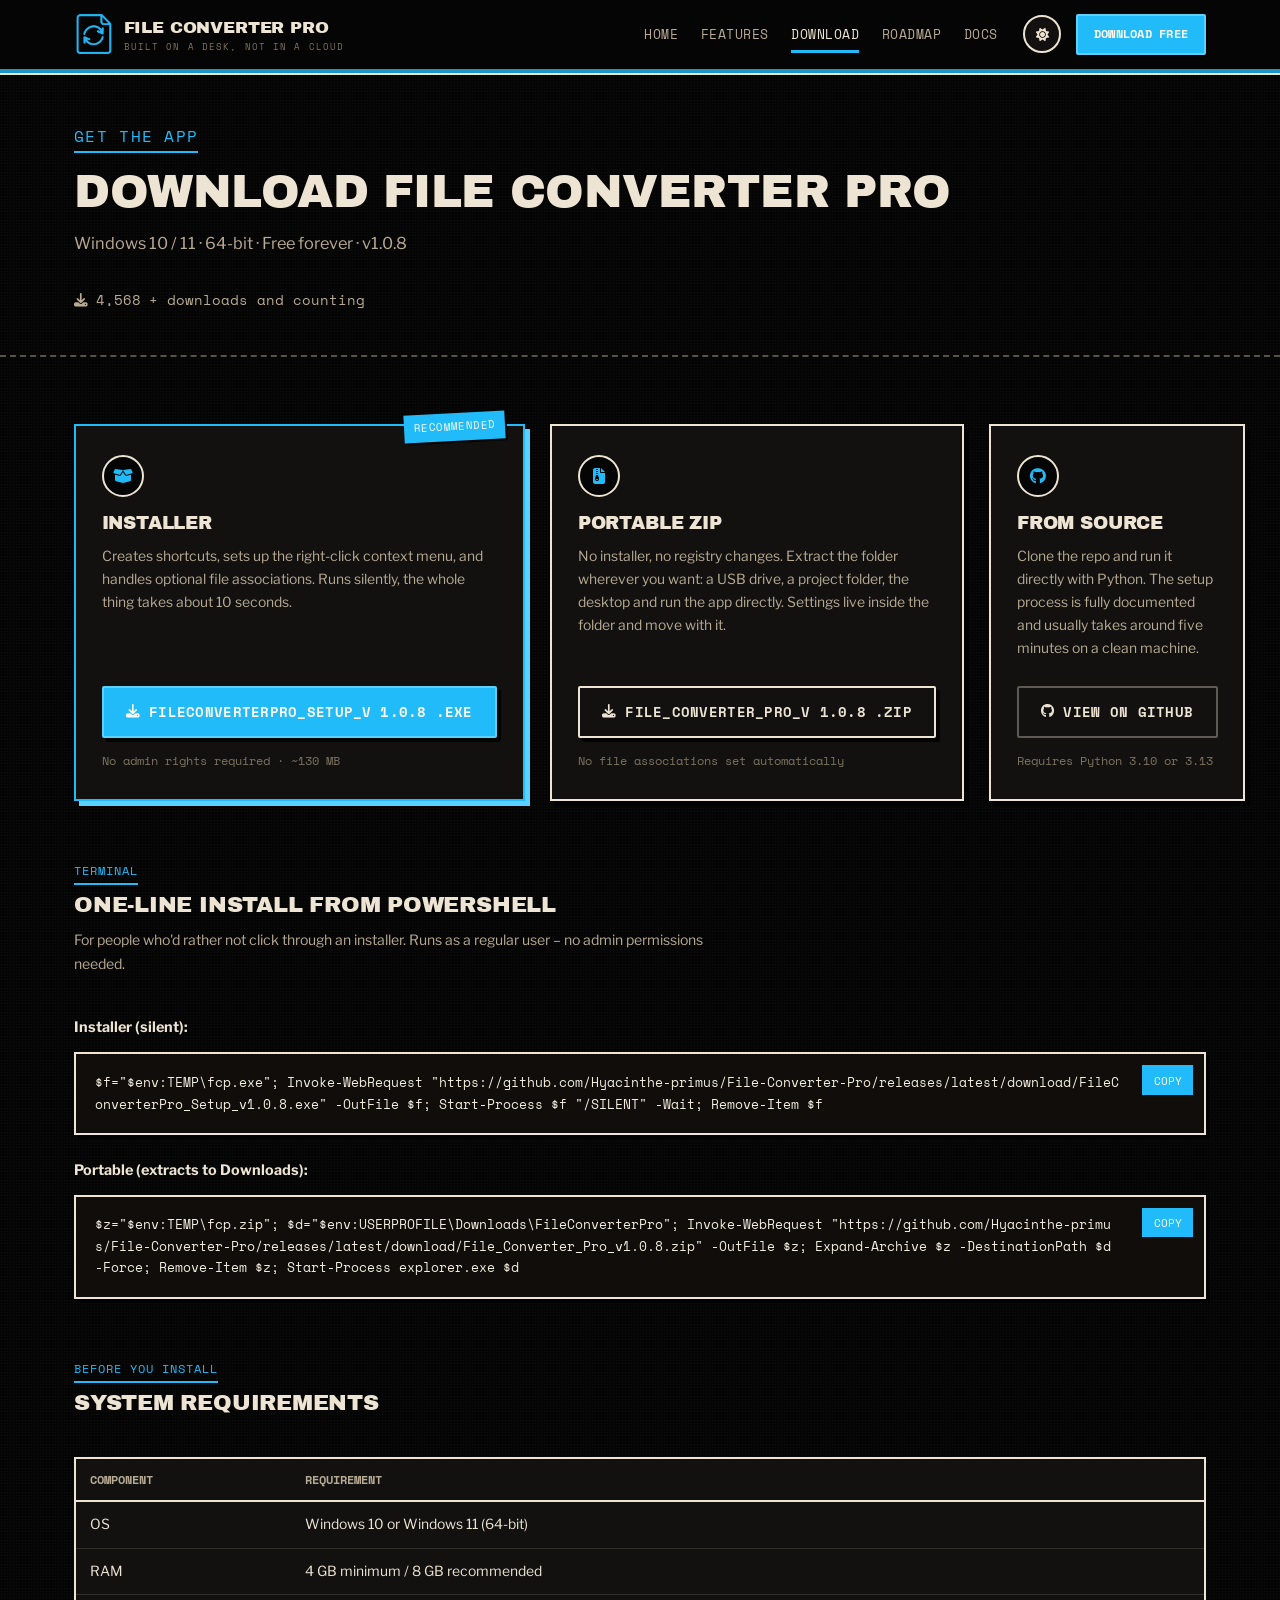
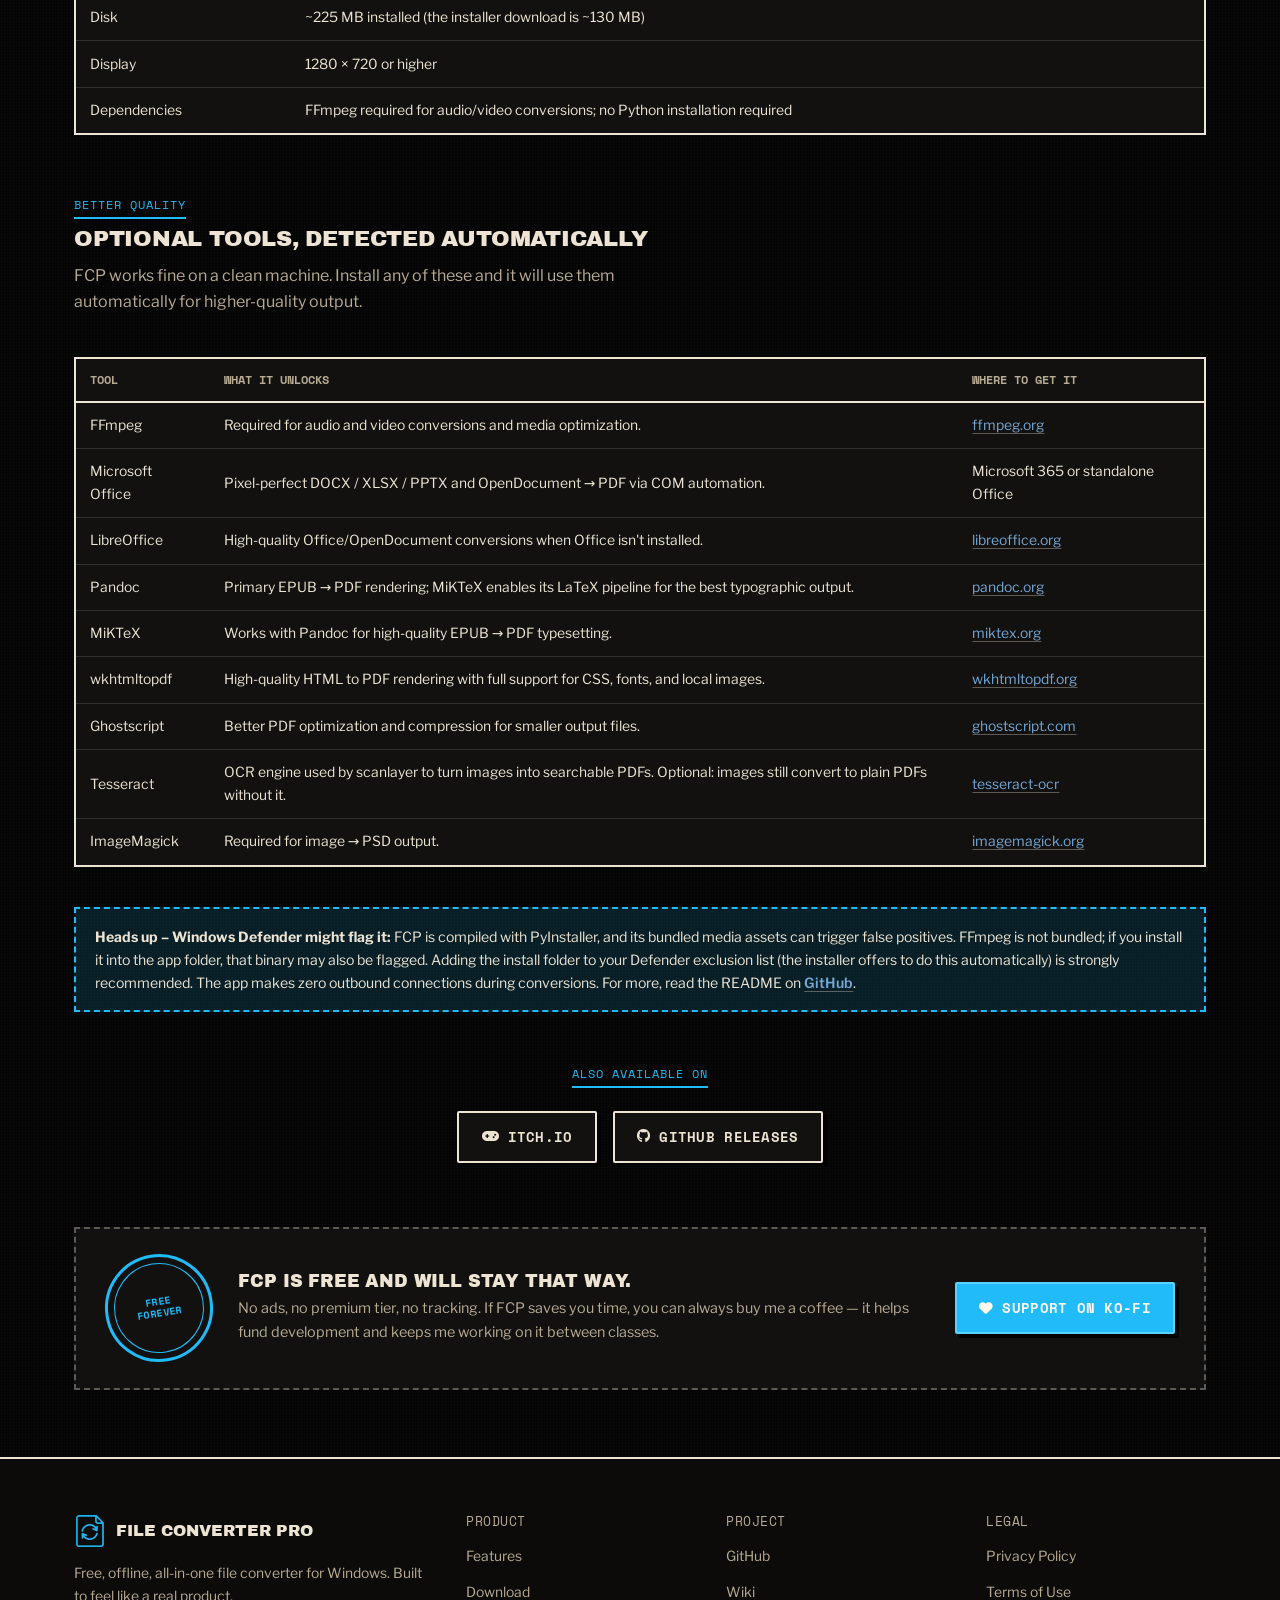
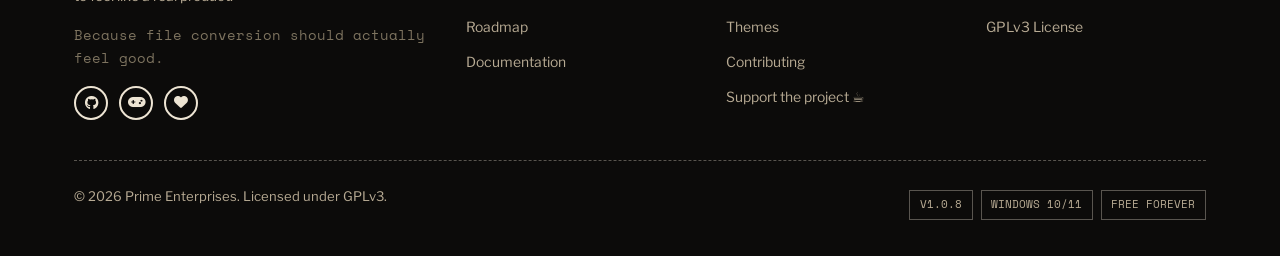
<file: download.html>
<!DOCTYPE html>
<html lang="en" data-theme="dark">
<head>
  <meta charset="UTF-8">
  <meta name="viewport" content="width=device-width, initial-scale=1.0">
  <title>Download - File Converter Pro</title>
  <meta name="description" content="Download File Converter Pro for Windows 10/11. Installer or portable zip — both free, no account needed.">
  <link rel="icon" href="images/favicon.ico" type="image/x-icon">
  <link rel="stylesheet" href="https://cdnjs.cloudflare.com/ajax/libs/font-awesome/6.4.0/css/all.min.css">
  <link href="https://fonts.googleapis.com/css2?family=Archivo+Black&family=Libre+Franklin:ital,wght@0,300;0,400;0,500;0,600;0,700;1,400&family=Space+Mono:wght@400;700&display=swap" rel="stylesheet">
  <link rel="stylesheet" href="css/style.css">
  <script>(function(){const t=localStorage.getItem('fcp-theme')||'dark';document.documentElement.setAttribute('data-theme',t);})();</script>
</head>
<body>
  <a href="#main-content" class="skip-link">Skip to main content</a>

  <!-- Donation modal -->
  <div id="donation-modal" class="modal-overlay" role="dialog" aria-modal="true" aria-labelledby="modal-title">
    <div class="modal-box">
      <button class="modal-close" id="modal-close" aria-label="Close"><i class="fas fa-times"></i></button>
      <div class="modal-emoji">☕</div>
      <h2 id="modal-title">Your download is starting</h2>
      <p>FCP is built by one person in their spare time. No team, no ads, no subscriptions. If it saves you time or frustration, even a small donation makes a real difference.</p>
      <div class="modal-actions">
        <a id="modal-kofi-btn" href="https://ko-fi.com/hyacinthe_primus/goal?g=0" rel="noopener" class="btn btn-primary" data-fcp-href="kofiUrl">
          <i class="fas fa-heart"></i> Support on Ko-fi
        </a>
        <a id="modal-github-btn" href="https://github.com/Hyacinthe-primus/File-Converter-Pro" rel="noopener" class="btn btn-ghost" data-fcp-href="githubUrl">
          <i class="fab fa-github"></i> Star on GitHub instead
        </a>
      </div>
      <button class="modal-skip" id="modal-skip">No thanks, just download</button>
      <div class="download-starting" id="download-starting">
        <i class="fas fa-check-circle"></i> Download started — enjoy FCP!
      </div>
    </div>
  </div>

  <header class="header" id="site-header">
    <div class="container">
      <div class="header-content">
        <div class="logo">
          <a href="index.html">
            <img src="images/logo.png" alt="FC" class="logo-mark">
            <span class="logo-text">File Converter Pro<em>built on a desk, not in a cloud</em></span>
          </a>
        </div>
        <button class="mobile-menu-toggle" aria-label="Toggle navigation" id="mobile-toggle">
          <span class="bar"></span><span class="bar"></span><span class="bar"></span>
        </button>
        <nav class="main-nav" id="main-nav">
          <ul class="nav-list">
            <li class="nav-item"><a href="index.html" class="nav-link">Home</a></li>
            <li class="nav-item"><a href="features.html" class="nav-link">Features</a></li>
            <li class="nav-item active"><a href="download.html" class="nav-link">Download</a></li>
            <li class="nav-item"><a href="roadmap.html" class="nav-link">Roadmap</a></li>
            <li class="nav-item"><a href="docs.html" class="nav-link">Docs</a></li>
          </ul>
          <div class="header-right">
            <button class="theme-toggle" id="theme-toggle" aria-label="Toggle dark/light mode">
              <i class="fas fa-moon icon-moon"></i>
              <i class="fas fa-sun icon-sun"></i>
            </button>
            <a href="download.html" class="btn btn-primary btn-sm nav-cta">Download Free</a>
          </div>
        </nav>
      </div>
    </div>
  </header>

  <main id="main-content">

    <section class="page-hero">
      <div class="container">
        <p class="section-label">Get the app</p>
        <h1>Download File Converter Pro</h1>
        <p>Windows 10 / 11 · 64-bit · Free forever · v<span data-fcp="version">1.0.8</span></p>
        <div class="download-count">
          <i class="fas fa-download"></i>
          <span id="dl-count">4,568</span>+ downloads and counting
        </div>
      </div>
    </section>

    <section class="section">
      <div class="container">

        <div class="download-cards">
          <div class="download-card featured">
            <div class="card-badge">Recommended</div>
            <div class="card-icon"><i class="fas fa-box-open"></i></div>
            <h3>Installer</h3>
            <p class="card-sub">Creates shortcuts, sets up the right-click context menu, and handles optional file associations. Runs silently, the whole thing takes about 10 seconds.</p>
            <a href="#"
               class="btn btn-primary download-trigger"
               data-fcp-dl="installerUrl"
               data-href="https://github.com/Hyacinthe-primus/File-Converter-Pro/releases/latest/download/FileConverterPro_Setup_v1.0.8.exe">
              <i class="fas fa-download"></i> FileConverterPro_Setup_v<span data-fcp="version">1.0.8</span>.exe
            </a>
            <p class="card-meta">No admin rights required · ~130 MB</p>
          </div>

          <div class="download-card">
            <div class="card-icon"><i class="fas fa-file-archive"></i></div>
            <h3>Portable ZIP</h3>
            <p class="card-sub">No installer, no registry changes. Extract the folder wherever you want: a USB drive, a project folder, the desktop and run the app directly. Settings live inside the folder and move with it.</p>
            <a href="#"
               class="btn btn-outline download-trigger"
               data-fcp-dl="portableUrl"
               data-href="https://github.com/Hyacinthe-primus/File-Converter-Pro/releases/latest/download/File_Converter_Pro_v1.0.8.zip">
              <i class="fas fa-download"></i> File_Converter_Pro_v<span data-fcp="version">1.0.8</span>.zip
            </a>
            <p class="card-meta">No file associations set automatically</p>
          </div>

          <div class="download-card">
            <div class="card-icon"><i class="fab fa-github"></i></div>
            <h3>From Source</h3>
            <p class="card-sub">Clone the repo and run it directly with Python. The setup process is fully documented and usually takes around five minutes on a clean machine.</p>
            <a href="https://github.com/Hyacinthe-primus/File-Converter-Pro" class="btn btn-ghost" target="_blank" rel="noopener" data-fcp-href="githubUrl">
              <i class="fab fa-github"></i> View on GitHub
            </a>
            <p class="card-meta">Requires Python 3.10 or 3.13</p>
          </div>
        </div>

        <div class="section-header" style="margin-top:3.5rem">
          <p class="section-label">Terminal</p>
          <h2 class="section-title" style="font-size:1.4rem">One-line install from PowerShell</h2>
          <p class="section-sub" style="font-size:.88rem">For people who'd rather not click through an installer. Runs as a regular user – no admin permissions needed.</p>
        </div>

        <p style="margin-bottom:.75rem;font-size:.9rem;"><strong style="color:var(--ink)">Installer (silent):</strong></p>
        <div class="code-block">
          <code data-fcp-installer-cmd>$f="$env:TEMP\fcp.exe"; Invoke-WebRequest "https://github.com/Hyacinthe-primus/File-Converter-Pro/releases/latest/download/FileConverterPro_Setup_v1.0.8.exe" -OutFile $f; Start-Process $f "/SILENT" -Wait; Remove-Item $f</code>
          <button class="copy-btn">Copy</button>
        </div>

        <p style="margin-bottom:.75rem;font-size:.9rem;"><strong style="color:var(--ink)">Portable (extracts to Downloads):</strong></p>
        <div class="code-block">
          <code data-fcp-portable-cmd>$z="$env:TEMP\fcp.zip"; $d="$env:USERPROFILE\Downloads\FileConverterPro"; Invoke-WebRequest "https://github.com/Hyacinthe-primus/File-Converter-Pro/releases/latest/download/File_Converter_Pro_v1.0.8.zip" -OutFile $z; Expand-Archive $z -DestinationPath $d -Force; Remove-Item $z; Start-Process explorer.exe $d</code>
          <button class="copy-btn">Copy</button>
        </div>

        <div class="section-header" style="margin-top:3.5rem">
          <p class="section-label">Before you install</p>
          <h2 class="section-title" style="font-size:1.4rem">System requirements</h2>
        </div>

        <table class="req-table">
          <thead>
            <tr><th>Component</th><th>Requirement</th></tr>
          </thead>
          <tbody>
            <tr><td>OS</td><td>Windows 10 or Windows 11 (64-bit)</td></tr>
            <tr><td>RAM</td><td>4 GB minimum / 8 GB recommended</td></tr>
            <tr><td>Disk</td><td>~225 MB installed (the installer download is ~130 MB)</td></tr>
            <tr><td>Display</td><td>1280 × 720 or higher</td></tr>
            <tr><td>Dependencies</td><td>FFmpeg required for audio/video conversions; no Python installation required</td></tr>
          </tbody>
        </table>

        <div class="section-header" style="margin-top:3.5rem">
          <p class="section-label">Better quality</p>
          <h2 class="section-title" style="font-size:1.4rem">Optional tools, detected automatically</h2>
          <p class="section-sub">FCP works fine on a clean machine. Install any of these and it will use them automatically for higher-quality output.</p>
        </div>

        <table class="req-table">
          <thead>
            <tr><th>Tool</th><th>What it unlocks</th><th>Where to get it</th></tr>
          </thead>
          <tbody>
            <tr><td>FFmpeg</td><td>Required for audio and video conversions and media optimization.</td><td><a href="https://ffmpeg.org/download.html" target="_blank" rel="noopener">ffmpeg.org</a></td></tr>
            <tr><td>Microsoft Office</td><td>Pixel-perfect DOCX / XLSX / PPTX and OpenDocument → PDF via COM automation.</td><td>Microsoft 365 or standalone Office</td></tr>
            <tr><td>LibreOffice</td><td>High-quality Office/OpenDocument conversions when Office isn't installed.</td><td><a href="https://www.libreoffice.org/download/download/" target="_blank" rel="noopener">libreoffice.org</a></td></tr>
            <tr><td>Pandoc</td><td>Primary EPUB → PDF rendering; MiKTeX enables its LaTeX pipeline for the best typographic output.</td><td><a href="https://pandoc.org/installing.html" target="_blank" rel="noopener">pandoc.org</a></td></tr>
            <tr><td>MiKTeX</td><td>Works with Pandoc for high-quality EPUB → PDF typesetting.</td><td><a href="https://miktex.org/download" target="_blank" rel="noopener">miktex.org</a></td></tr>
            <tr><td>wkhtmltopdf</td><td>High-quality HTML to PDF rendering with full support for CSS, fonts, and local images.</td><td><a href="https://wkhtmltopdf.org/downloads.html" target="_blank" rel="noopener">wkhtmltopdf.org</a></td></tr>
            <tr><td>Ghostscript</td><td>Better PDF optimization and compression for smaller output files.</td><td><a href="https://ghostscript.com/releases/gsdnld.html" target="_blank" rel="noopener">ghostscript.com</a></td></tr>
            <tr><td>Tesseract</td><td>OCR engine used by scanlayer to turn images into searchable PDFs. Optional: images still convert to plain PDFs without it.</td><td><a href="https://github.com/tesseract-ocr/tesseract" target="_blank" rel="noopener">tesseract-ocr</a></td></tr>
            <tr><td>ImageMagick</td><td>Required for image → PSD output.</td><td><a href="https://imagemagick.org/script/download.php" target="_blank" rel="noopener">imagemagick.org</a></td></tr>
          </tbody>
        </table>

        <div class="alert warn" style="margin-top:2.5rem">
          <strong>Heads up – Windows Defender might flag it:</strong> FCP is compiled with PyInstaller, and its bundled media assets can trigger false positives. FFmpeg is not bundled; if you install it into the app folder, that binary may also be flagged. Adding the install folder to your Defender exclusion list (the installer offers to do this automatically) is strongly recommended. The app makes zero outbound connections during conversions. For more, read the README on <a href="https://github.com/Hyacinthe-primus/File-Converter-Pro/blob/main/README.md" target="_blank" rel="noopener" data-fcp-href="githubReadmeUrl">GitHub</a>.
        </div>

        <div style="margin-top:3rem;text-align:center">
          <p class="section-label" style="text-align:center">Also available on</p>
          <div style="display:flex;justify-content:center;gap:1rem;flex-wrap:wrap;margin-top:.9rem">
            <a href="https://hyacinthe-primus.itch.io/file-converter-pro" class="btn btn-outline" target="_blank" rel="noopener" data-fcp-href="itchioUrl">
              <i class="fas fa-gamepad"></i> itch.io
            </a>
            <a href="https://github.com/Hyacinthe-primus/File-Converter-Pro/releases" class="btn btn-outline" target="_blank" rel="noopener">
              <i class="fab fa-github"></i> GitHub Releases
            </a>
          </div>
        </div>

        <div class="solo-strip" style="margin-top:4rem">
          <div class="stamp"><span>Free<br>forever</span></div>
          <div>
            <h3>FCP is free and will stay that way.</h3>
            <p>No ads, no premium tier, no tracking. If FCP saves you time, you can always buy me a coffee — it helps fund development and keeps me working on it between classes.</p>
          </div>
          <div class="solo-strip-actions">
            <a href="https://ko-fi.com/hyacinthe_primus/goal?g=0" class="btn btn-primary" target="_blank" rel="noopener" data-fcp-href="kofiUrl">
              <i class="fas fa-heart"></i> Support on Ko-fi
            </a>
          </div>
        </div>

      </div>
    </section>

  </main>

  <footer class="footer">
    <div class="container">
      <div class="footer-grid">
        <div class="footer-col footer-brand">
          <div class="footer-logo">
            <img src="images/logo.png" alt="FC" class="logo-mark" style="height:32px;">
            <span>File Converter Pro</span>
          </div>
          <p>Free, offline, all-in-one file converter for Windows. Built to feel like a real product.</p>
          <p class="footer-tagline">Because file conversion should actually feel good.</p>
          <div class="footer-social">
            <a href="https://github.com/Hyacinthe-primus/File-Converter-Pro" aria-label="GitHub" target="_blank" rel="noopener" data-fcp-href="githubUrl"><i class="fab fa-github"></i></a>
            <a href="https://hyacinthe-primus.itch.io/file-converter-pro" aria-label="itch.io" target="_blank" rel="noopener" data-fcp-href="itchioUrl"><i class="fas fa-gamepad"></i></a>
            <a href="https://ko-fi.com/hyacinthe_primus/goal?g=0" aria-label="Ko-fi" target="_blank" rel="noopener" data-fcp-href="kofiUrl"><i class="fas fa-heart"></i></a>
          </div>
        </div>
        <div class="footer-col">
          <h4>Product</h4>
          <ul>
            <li><a href="features.html">Features</a></li>
            <li><a href="download.html">Download</a></li>
            <li><a href="roadmap.html">Roadmap</a></li>
            <li><a href="docs.html">Documentation</a></li>
          </ul>
        </div>
        <div class="footer-col">
          <h4>Project</h4>
          <ul>
            <li><a href="https://github.com/Hyacinthe-primus/File-Converter-Pro" target="_blank" rel="noopener" data-fcp-href="githubUrl">GitHub</a></li>
            <li><a href="https://github.com/Hyacinthe-primus/File-Converter-Pro/wiki" target="_blank" rel="noopener" data-fcp-href="wikiUrl">Wiki</a></li>
            <li><a href="https://github.com/Hyacinthe-primus/FCP-themes" target="_blank" rel="noopener" data-fcp-href="themesUrl">Themes</a></li>
            <li><a href="https://github.com/Hyacinthe-primus/File-Converter-Pro/blob/main/CONTRIBUTING.md" target="_blank" rel="noopener" data-fcp-href="contributingUrl">Contributing</a></li>
            <li><a href="https://ko-fi.com/hyacinthe_primus/goal?g=0" target="_blank" rel="noopener" data-fcp-href="kofiUrl">Support the project ☕</a></li>
          </ul>
        </div>
        <div class="footer-col">
          <h4>Legal</h4>
          <ul>
            <li><a href="legal/privacy_policy_en.html">Privacy Policy</a></li>
            <li><a href="legal/terms_conditions_en.html">Terms of Use</a></li>
            <li><a href="https://www.gnu.org/licenses/gpl-3.0.html#license-text" target="_blank" rel="noopener">GPLv3 License</a></li>
          </ul>
        </div>
      </div>
      <div class="footer-bottom">
        <p>&copy; <span data-fcp-year></span> Prime Enterprises. Licensed under GPLv3.</p>
        <div class="footer-badges">
          <span class="badge-pill">v<span data-fcp="version">1.0.8</span></span>
          <span class="badge-pill">Windows 10/11</span>
          <span class="badge-pill">Free forever</span>
        </div>
      </div>
    </div>
  </footer>

  <button id="back-to-top" aria-label="Back to top"><i class="fas fa-arrow-up"></i></button>
  <script src="js/config.js"></script>
  <script src="js/script.js"></script>
</body>
</html>
</file>
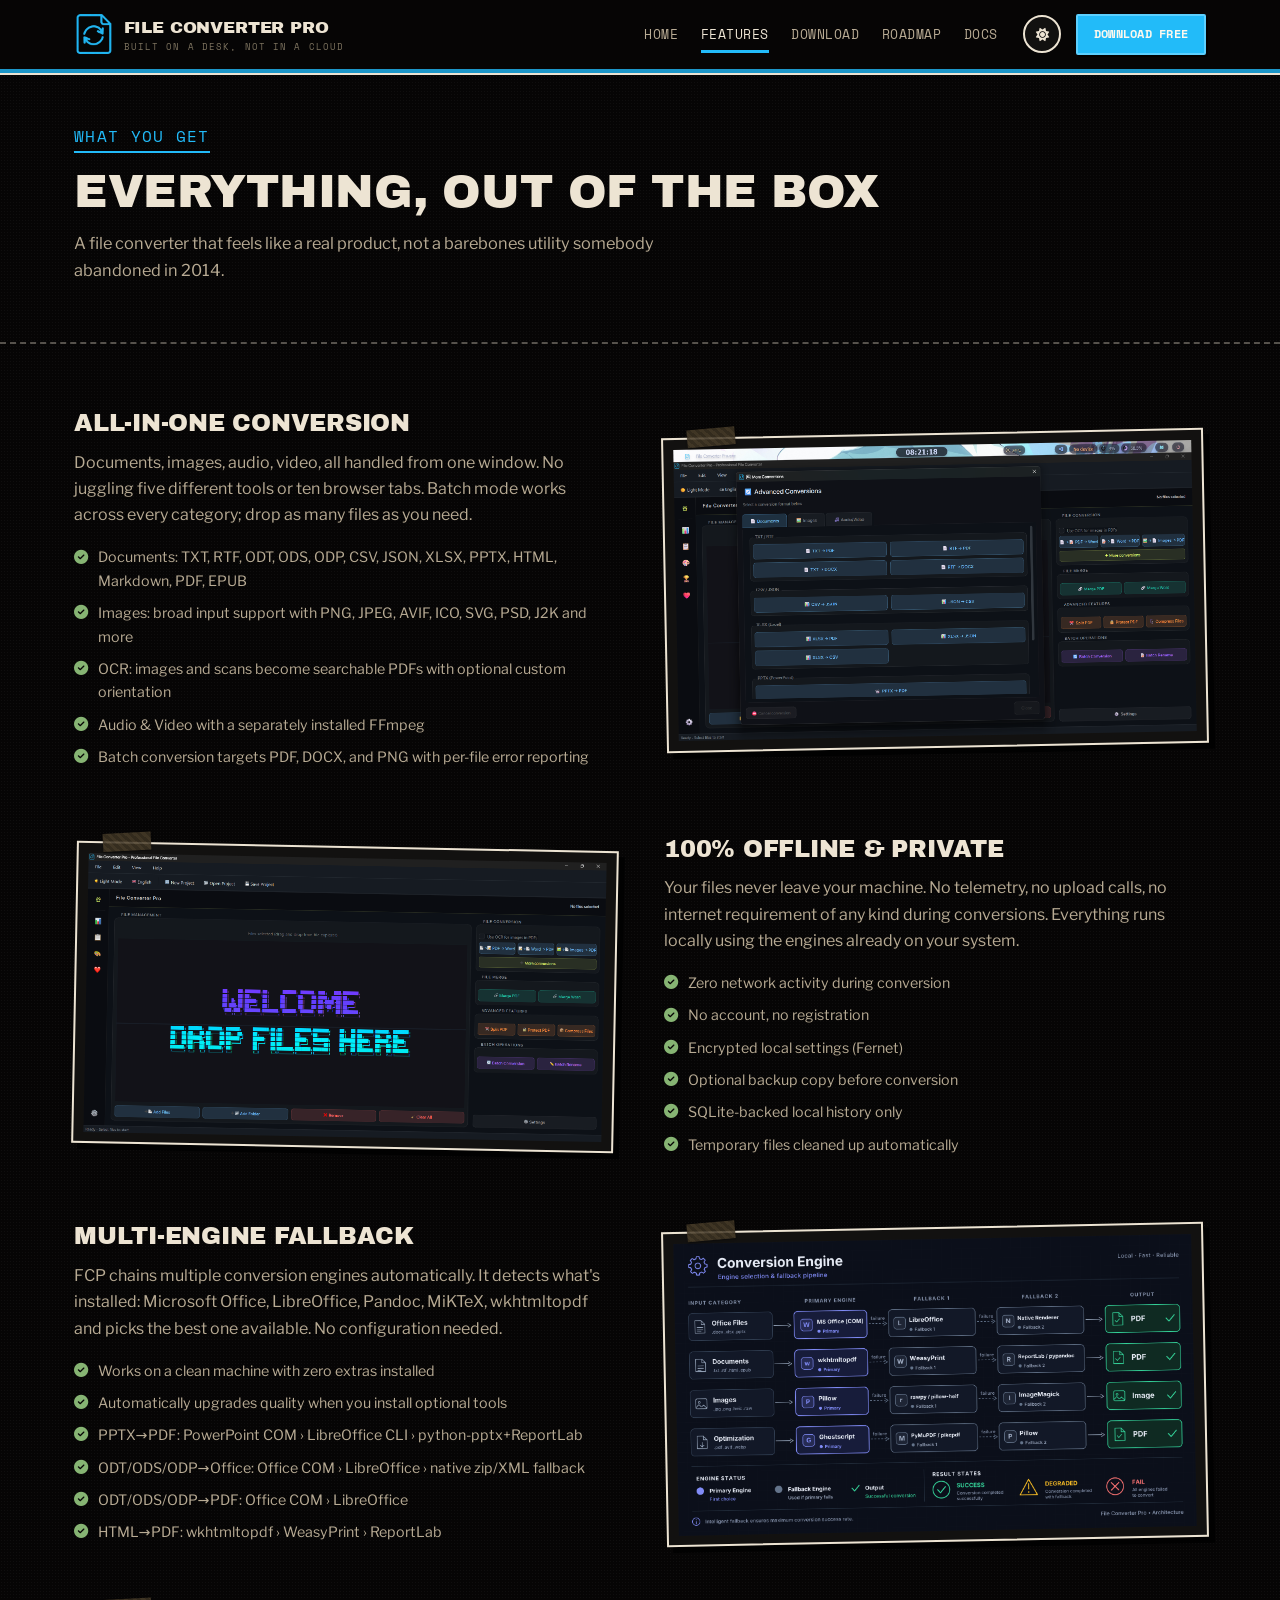
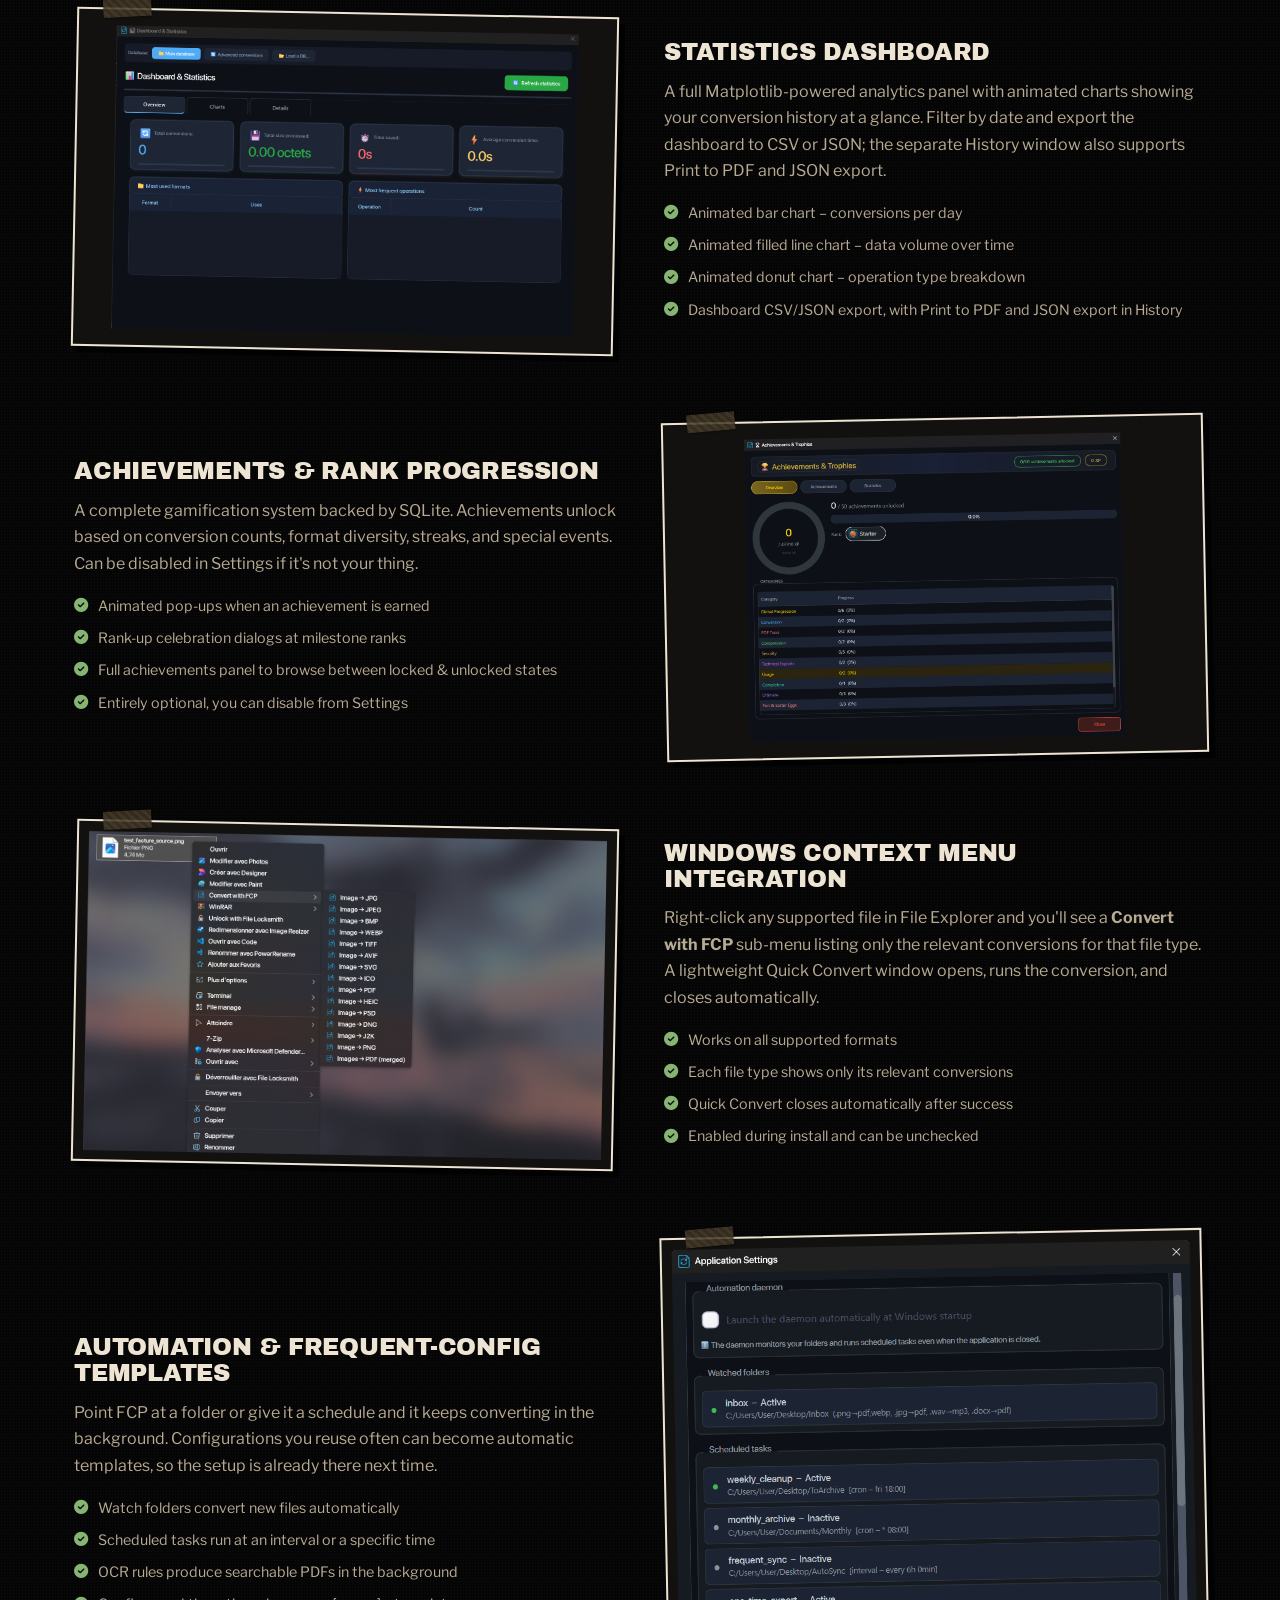
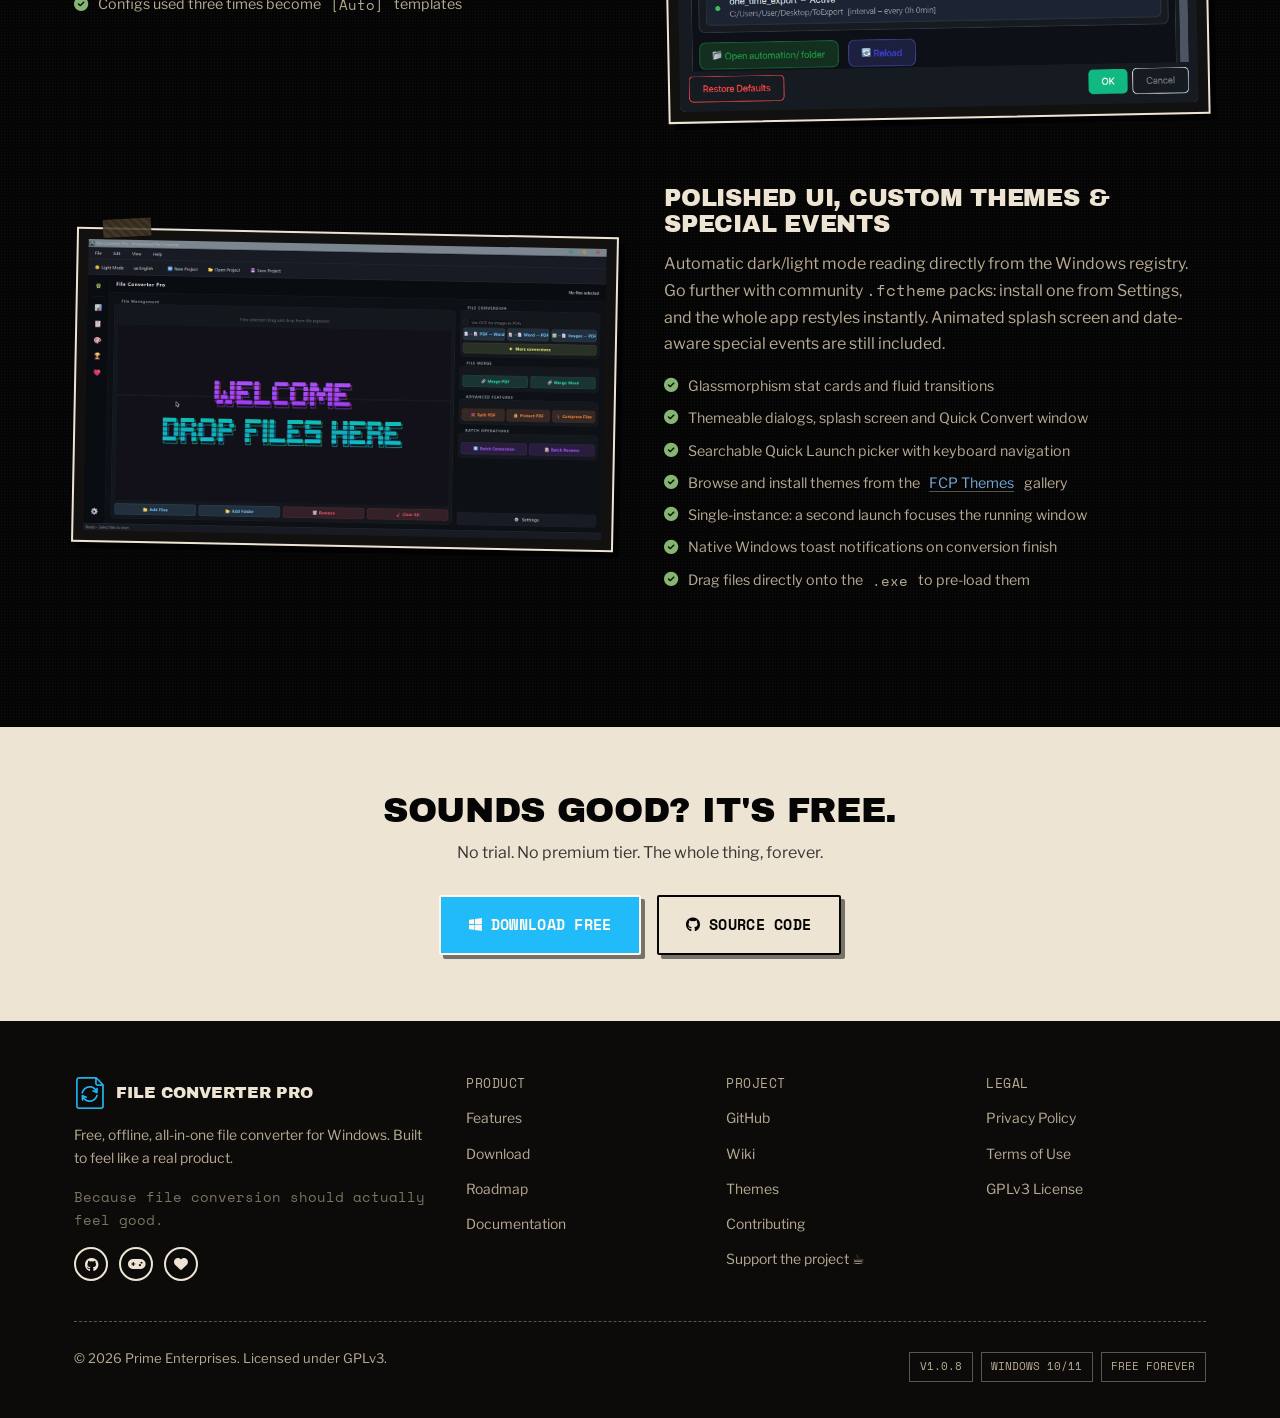
<file: features.html>
<!DOCTYPE html>
<html lang="en" data-theme="dark">
<head>
  <meta charset="UTF-8">
  <meta name="viewport" content="width=device-width, initial-scale=1.0">
  <title>Features - File Converter Pro</title>
  <meta name="description" content="Explore every feature: OCR, automation, custom themes, batch conversion, statistics dashboard, achievements, context menu integration and more.">
  <link rel="icon" href="images/favicon.ico" type="image/x-icon">
  <link rel="stylesheet" href="https://cdnjs.cloudflare.com/ajax/libs/font-awesome/6.4.0/css/all.min.css">
  <link href="https://fonts.googleapis.com/css2?family=Archivo+Black&family=Libre+Franklin:ital,wght@0,300;0,400;0,500;0,600;0,700;1,400&family=Space+Mono:wght@400;700&display=swap" rel="stylesheet">
  <link rel="stylesheet" href="css/style.css">
  <script>(function(){const t=localStorage.getItem('fcp-theme')||'dark';document.documentElement.setAttribute('data-theme',t);})();</script>
  <style>
    .feature-visual--lg { aspect-ratio: 16 / 10; padding: 1rem; }
    .feature-visual--lg img { width: 100%; height: 100%; object-fit: contain; }
  </style>
</head>
<body>
  <a href="#main-content" class="skip-link">Skip to main content</a>

  <header class="header" id="site-header">
    <div class="container">
      <div class="header-content">
        <div class="logo">
          <a href="index.html">
            <img src="images/logo.png" alt="FC" class="logo-mark">
            <span class="logo-text">File Converter Pro<em>built on a desk, not in a cloud</em></span>
          </a>
        </div>
        <button class="mobile-menu-toggle" aria-label="Toggle navigation" id="mobile-toggle">
          <span class="bar"></span><span class="bar"></span><span class="bar"></span>
        </button>
        <nav class="main-nav" id="main-nav">
          <ul class="nav-list">
            <li class="nav-item"><a href="index.html" class="nav-link">Home</a></li>
            <li class="nav-item active"><a href="features.html" class="nav-link">Features</a></li>
            <li class="nav-item"><a href="download.html" class="nav-link">Download</a></li>
            <li class="nav-item"><a href="roadmap.html" class="nav-link">Roadmap</a></li>
            <li class="nav-item"><a href="docs.html" class="nav-link">Docs</a></li>
          </ul>
          <div class="header-right">
            <button class="theme-toggle" id="theme-toggle" aria-label="Toggle dark/light mode">
              <i class="fas fa-moon icon-moon"></i>
              <i class="fas fa-sun icon-sun"></i>
            </button>
            <a href="download.html" class="btn btn-primary btn-sm nav-cta">Download Free</a>
          </div>
        </nav>
      </div>
    </div>
  </header>

  <main id="main-content">

    <section class="page-hero">
      <div class="container">
        <p class="section-label">What you get</p>
        <h1>Everything, out of the box</h1>
        <p>A file converter that feels like a real product, not a barebones utility somebody abandoned in 2014.</p>
      </div>
    </section>

    <section class="section">
      <div class="container">

        <div class="feature-detail">
          <div class="feature-detail-content">
            <h2>All-in-One Conversion</h2>
            <p>Documents, images, audio, video, all handled from one window. No juggling five different tools or ten browser tabs. Batch mode works across every category; drop as many files as you need.</p>
            <ul class="feature-benefits">
              <li><i class="fas fa-check-circle"></i> Documents: TXT, RTF, ODT, ODS, ODP, CSV, JSON, XLSX, PPTX, HTML, Markdown, PDF, EPUB</li>
              <li><i class="fas fa-check-circle"></i> Images: broad input support with PNG, JPEG, AVIF, ICO, SVG, PSD, J2K and more</li>
              <li><i class="fas fa-check-circle"></i> OCR: images and scans become searchable PDFs with optional custom orientation</li>
              <li><i class="fas fa-check-circle"></i> Audio &amp; Video with a separately installed FFmpeg</li>
              <li><i class="fas fa-check-circle"></i> Batch conversion targets PDF, DOCX, and PNG with per-file error reporting</li>
            </ul>
          </div>
          <div class="feature-visual"><img src="images/features/all-in-one.png" alt="All-in-One Conversion"></div>
        </div>

        <div class="feature-detail reverse">
          <div class="feature-detail-content">
            <h2>100% Offline &amp; Private</h2>
            <p>Your files never leave your machine. No telemetry, no upload calls, no internet requirement of any kind during conversions. Everything runs locally using the engines already on your system.</p>
            <ul class="feature-benefits">
              <li><i class="fas fa-check-circle"></i> Zero network activity during conversion</li>
              <li><i class="fas fa-check-circle"></i> No account, no registration</li>
              <li><i class="fas fa-check-circle"></i> Encrypted local settings (Fernet)</li>
              <li><i class="fas fa-check-circle"></i> Optional backup copy before conversion</li>
              <li><i class="fas fa-check-circle"></i> SQLite-backed local history only</li>
              <li><i class="fas fa-check-circle"></i> Temporary files cleaned up automatically</li>
            </ul>
          </div>
          <div class="feature-visual"><img src="images/features/offline.png" alt="100% Offline"></div>
        </div>

        <div class="feature-detail">
          <div class="feature-detail-content">
            <h2>Multi-Engine Fallback</h2>
            <p>FCP chains multiple conversion engines automatically. It detects what's installed: Microsoft Office, LibreOffice, Pandoc, MiKTeX, wkhtmltopdf and picks the best one available. No configuration needed.</p>
            <ul class="feature-benefits">
              <li><i class="fas fa-check-circle"></i> Works on a clean machine with zero extras installed</li>
              <li><i class="fas fa-check-circle"></i> Automatically upgrades quality when you install optional tools</li>
              <li><i class="fas fa-check-circle"></i> PPTX→PDF: PowerPoint COM › LibreOffice CLI › python-pptx+ReportLab</li>
              <li><i class="fas fa-check-circle"></i> ODT/ODS/ODP→Office: Office COM › LibreOffice › native zip/XML fallback</li>
              <li><i class="fas fa-check-circle"></i> ODT/ODS/ODP→PDF: Office COM › LibreOffice</li>
              <li><i class="fas fa-check-circle"></i> HTML→PDF: wkhtmltopdf › WeasyPrint › ReportLab</li>
            </ul>
          </div>
          <div class="feature-visual">
            <img src="images/features/multi-engine.png" alt="Multi-Engine Fallback">
          </div>
        </div>

        <div class="feature-detail reverse">
          <div class="feature-detail-content">
            <h2>Statistics Dashboard</h2>
            <p>A full Matplotlib-powered analytics panel with animated charts showing your conversion history at a glance. Filter by date and export the dashboard to CSV or JSON; the separate History window also supports Print to PDF and JSON export.</p>
            <ul class="feature-benefits">
              <li><i class="fas fa-check-circle"></i> Animated bar chart – conversions per day</li>
              <li><i class="fas fa-check-circle"></i> Animated filled line chart – data volume over time</li>
              <li><i class="fas fa-check-circle"></i> Animated donut chart – operation type breakdown</li>
              <li><i class="fas fa-check-circle"></i> Dashboard CSV/JSON export, with Print to PDF and JSON export in History</li>
            </ul>
          </div>
          <div class="feature-visual feature-visual--lg"><img src="images/features/dashboard.png" alt="Statistics Dashboard"></div>
        </div>

        <div class="feature-detail">
          <div class="feature-detail-content">
            <h2>Achievements &amp; Rank Progression</h2>
            <p>A complete gamification system backed by SQLite. Achievements unlock based on conversion counts, format diversity, streaks, and special events. Can be disabled in Settings if it's not your thing.</p>
            <ul class="feature-benefits">
              <li><i class="fas fa-check-circle"></i> Animated pop-ups when an achievement is earned</li>
              <li><i class="fas fa-check-circle"></i> Rank-up celebration dialogs at milestone ranks</li>
              <li><i class="fas fa-check-circle"></i> Full achievements panel to browse between locked &amp; unlocked states</li>
              <li><i class="fas fa-check-circle"></i> Entirely optional, you can disable from Settings</li>
            </ul>
          </div>
          <div class="feature-visual feature-visual--lg"><img src="images/features/achievements.png" alt="Achievements"></div>
        </div>

        <div class="feature-detail reverse">
          <div class="feature-detail-content">
            <h2>Windows Context Menu Integration</h2>
            <p>Right-click any supported file in File Explorer and you'll see a <strong>Convert with FCP</strong> sub-menu listing only the relevant conversions for that file type. A lightweight Quick Convert window opens, runs the conversion, and closes automatically.</p>
            <ul class="feature-benefits">
              <li><i class="fas fa-check-circle"></i> Works on all supported formats</li>
              <li><i class="fas fa-check-circle"></i> Each file type shows only its relevant conversions</li>
              <li><i class="fas fa-check-circle"></i> Quick Convert closes automatically after success</li>
              <li><i class="fas fa-check-circle"></i> Enabled during install and can be unchecked</li>
            </ul>
          </div>
          <div class="feature-visual"><img src="images/features/context-menu.png" alt="Context Menu Integration"></div>
        </div>

        <div class="feature-detail">
          <div class="feature-detail-content">
            <h2>Automation &amp; Frequent-Config Templates</h2>
            <p>Point FCP at a folder or give it a schedule and it keeps converting in the background. Configurations you reuse often can become automatic templates, so the setup is already there next time.</p>
            <ul class="feature-benefits">
              <li><i class="fas fa-check-circle"></i> Watch folders convert new files automatically</li>
              <li><i class="fas fa-check-circle"></i> Scheduled tasks run at an interval or a specific time</li>
              <li><i class="fas fa-check-circle"></i> OCR rules produce searchable PDFs in the background</li>
              <li><i class="fas fa-check-circle"></i> Configs used three times become <code>[Auto]</code> templates</li>
            </ul>
          </div>
          <div class="feature-visual"><img src="images/features/automation.png" alt="Automation and scheduled conversions"></div>
        </div>

        <div class="feature-detail reverse">
          <div class="feature-detail-content">
            <h2>Polished UI, Custom Themes &amp; Special Events</h2>
            <p>Automatic dark/light mode reading directly from the Windows registry. Go further with community <code>.fctheme</code> packs: install one from Settings, and the whole app restyles instantly. Animated splash screen and date-aware special events are still included.</p>
            <ul class="feature-benefits">
              <li><i class="fas fa-check-circle"></i> Glassmorphism stat cards and fluid transitions</li>
              <li><i class="fas fa-check-circle"></i> Themeable dialogs, splash screen and Quick Convert window</li>
              <li><i class="fas fa-check-circle"></i> Searchable Quick Launch picker with keyboard navigation</li>
              <li><i class="fas fa-check-circle"></i> Browse and install themes from the <a href="https://github.com/Hyacinthe-primus/FCP-themes" target="_blank" rel="noopener">FCP Themes</a> gallery</li>
              <li><i class="fas fa-check-circle"></i> Single-instance: a second launch focuses the running window</li>
              <li><i class="fas fa-check-circle"></i> Native Windows toast notifications on conversion finish</li>
              <li><i class="fas fa-check-circle"></i> Drag files directly onto the <code>.exe</code> to pre-load them</li>
            </ul>
          </div>
          <div class="feature-visual"><img src="images/features/ui.gif" alt="Polished UI and custom themes"></div>
        </div>

      </div>
    </section>

    <section class="cta-band">
      <div class="container">
        <h2>Sounds good? It's free.</h2>
        <p>No trial. No premium tier. The whole thing, forever.</p>
        <div class="cta-actions">
          <a href="download.html" class="btn btn-primary btn-lg"><i class="fab fa-windows"></i> Download Free</a>
          <a href="https://github.com/Hyacinthe-primus/File-Converter-Pro" class="btn btn-outline btn-lg" target="_blank" rel="noopener" data-fcp-href="githubUrl"><i class="fab fa-github"></i> Source Code</a>
        </div>
      </div>
    </section>

  </main>

  <footer class="footer">
    <div class="container">
      <div class="footer-grid">
        <div class="footer-col footer-brand">
          <div class="footer-logo">
            <img src="images/logo.png" alt="FC" class="logo-mark" style="height:32px;">
            <span>File Converter Pro</span>
          </div>
          <p>Free, offline, all-in-one file converter for Windows. Built to feel like a real product.</p>
          <p class="footer-tagline">Because file conversion should actually feel good.</p>
          <div class="footer-social">
            <a href="https://github.com/Hyacinthe-primus/File-Converter-Pro" aria-label="GitHub" target="_blank" rel="noopener" data-fcp-href="githubUrl"><i class="fab fa-github"></i></a>
            <a href="https://hyacinthe-primus.itch.io/file-converter-pro" aria-label="itch.io" target="_blank" rel="noopener" data-fcp-href="itchioUrl"><i class="fas fa-gamepad"></i></a>
            <a href="https://ko-fi.com/hyacinthe_primus/goal?g=0" aria-label="Ko-fi" target="_blank" rel="noopener" data-fcp-href="kofiUrl"><i class="fas fa-heart"></i></a>
          </div>
        </div>
        <div class="footer-col">
          <h4>Product</h4>
          <ul>
            <li><a href="features.html">Features</a></li>
            <li><a href="download.html">Download</a></li>
            <li><a href="roadmap.html">Roadmap</a></li>
            <li><a href="docs.html">Documentation</a></li>
          </ul>
        </div>
        <div class="footer-col">
          <h4>Project</h4>
          <ul>
            <li><a href="https://github.com/Hyacinthe-primus/File-Converter-Pro" target="_blank" rel="noopener" data-fcp-href="githubUrl">GitHub</a></li>
            <li><a href="https://github.com/Hyacinthe-primus/File-Converter-Pro/wiki" target="_blank" rel="noopener" data-fcp-href="wikiUrl">Wiki</a></li>
            <li><a href="https://github.com/Hyacinthe-primus/FCP-themes" target="_blank" rel="noopener" data-fcp-href="themesUrl">Themes</a></li>
            <li><a href="https://github.com/Hyacinthe-primus/File-Converter-Pro/blob/main/CONTRIBUTING.md" target="_blank" rel="noopener" data-fcp-href="contributingUrl">Contributing</a></li>
            <li><a href="https://ko-fi.com/hyacinthe_primus/goal?g=0" target="_blank" rel="noopener" data-fcp-href="kofiUrl">Support the project ☕</a></li>
          </ul>
        </div>
        <div class="footer-col">
          <h4>Legal</h4>
          <ul>
            <li><a href="legal/privacy_policy_en.html">Privacy Policy</a></li>
            <li><a href="legal/terms_conditions_en.html">Terms of Use</a></li>
            <li><a href="https://www.gnu.org/licenses/gpl-3.0.html#license-text" target="_blank" rel="noopener">GPLv3 License</a></li>
          </ul>
        </div>
      </div>
      <div class="footer-bottom">
        <p>&copy; <span data-fcp-year></span> Prime Enterprises. Licensed under GPLv3.</p>
        <div class="footer-badges">
          <span class="badge-pill">v<span data-fcp="version">1.0.8</span></span>
          <span class="badge-pill">Windows 10/11</span>
          <span class="badge-pill">Free forever</span>
        </div>
      </div>
    </div>
  </footer>

  <button id="back-to-top" aria-label="Back to top"><i class="fas fa-arrow-up"></i></button>
  <script src="js/config.js"></script>
  <script src="js/script.js"></script>
</body>
</html>
</file>
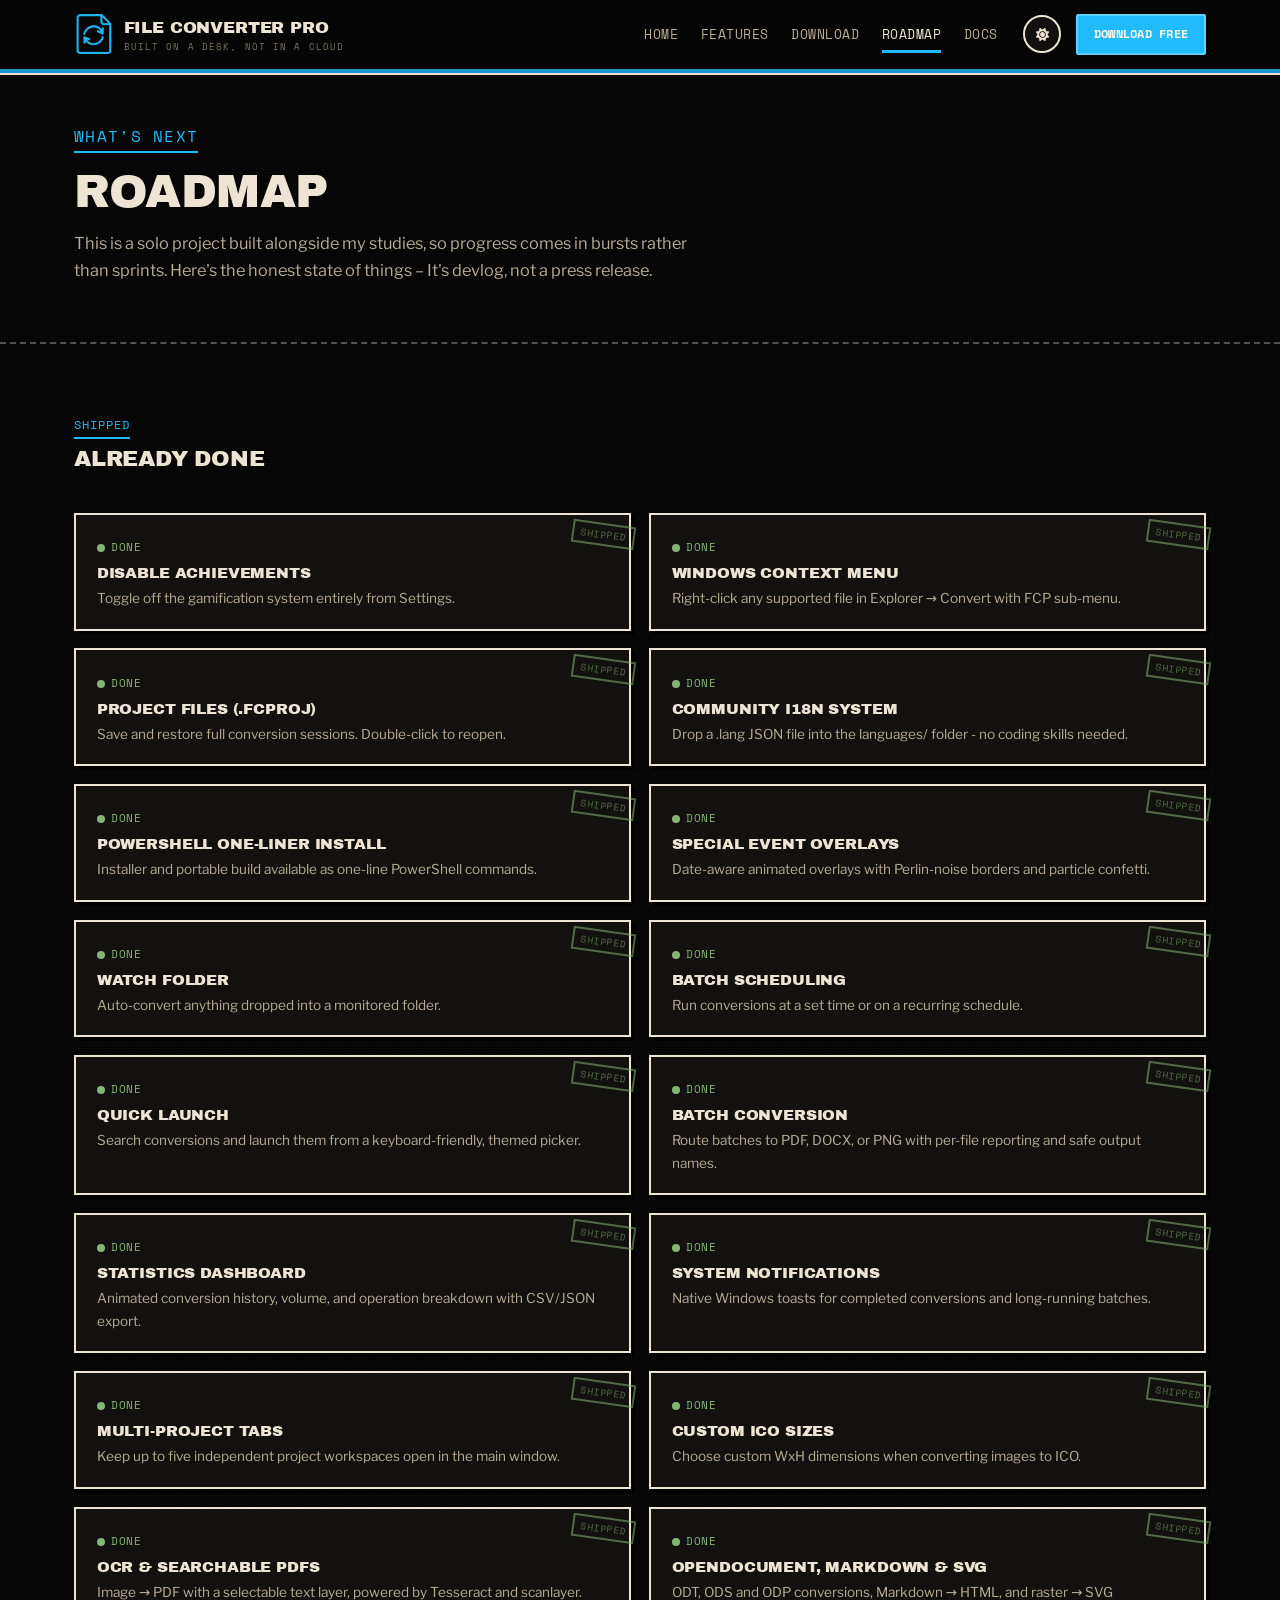
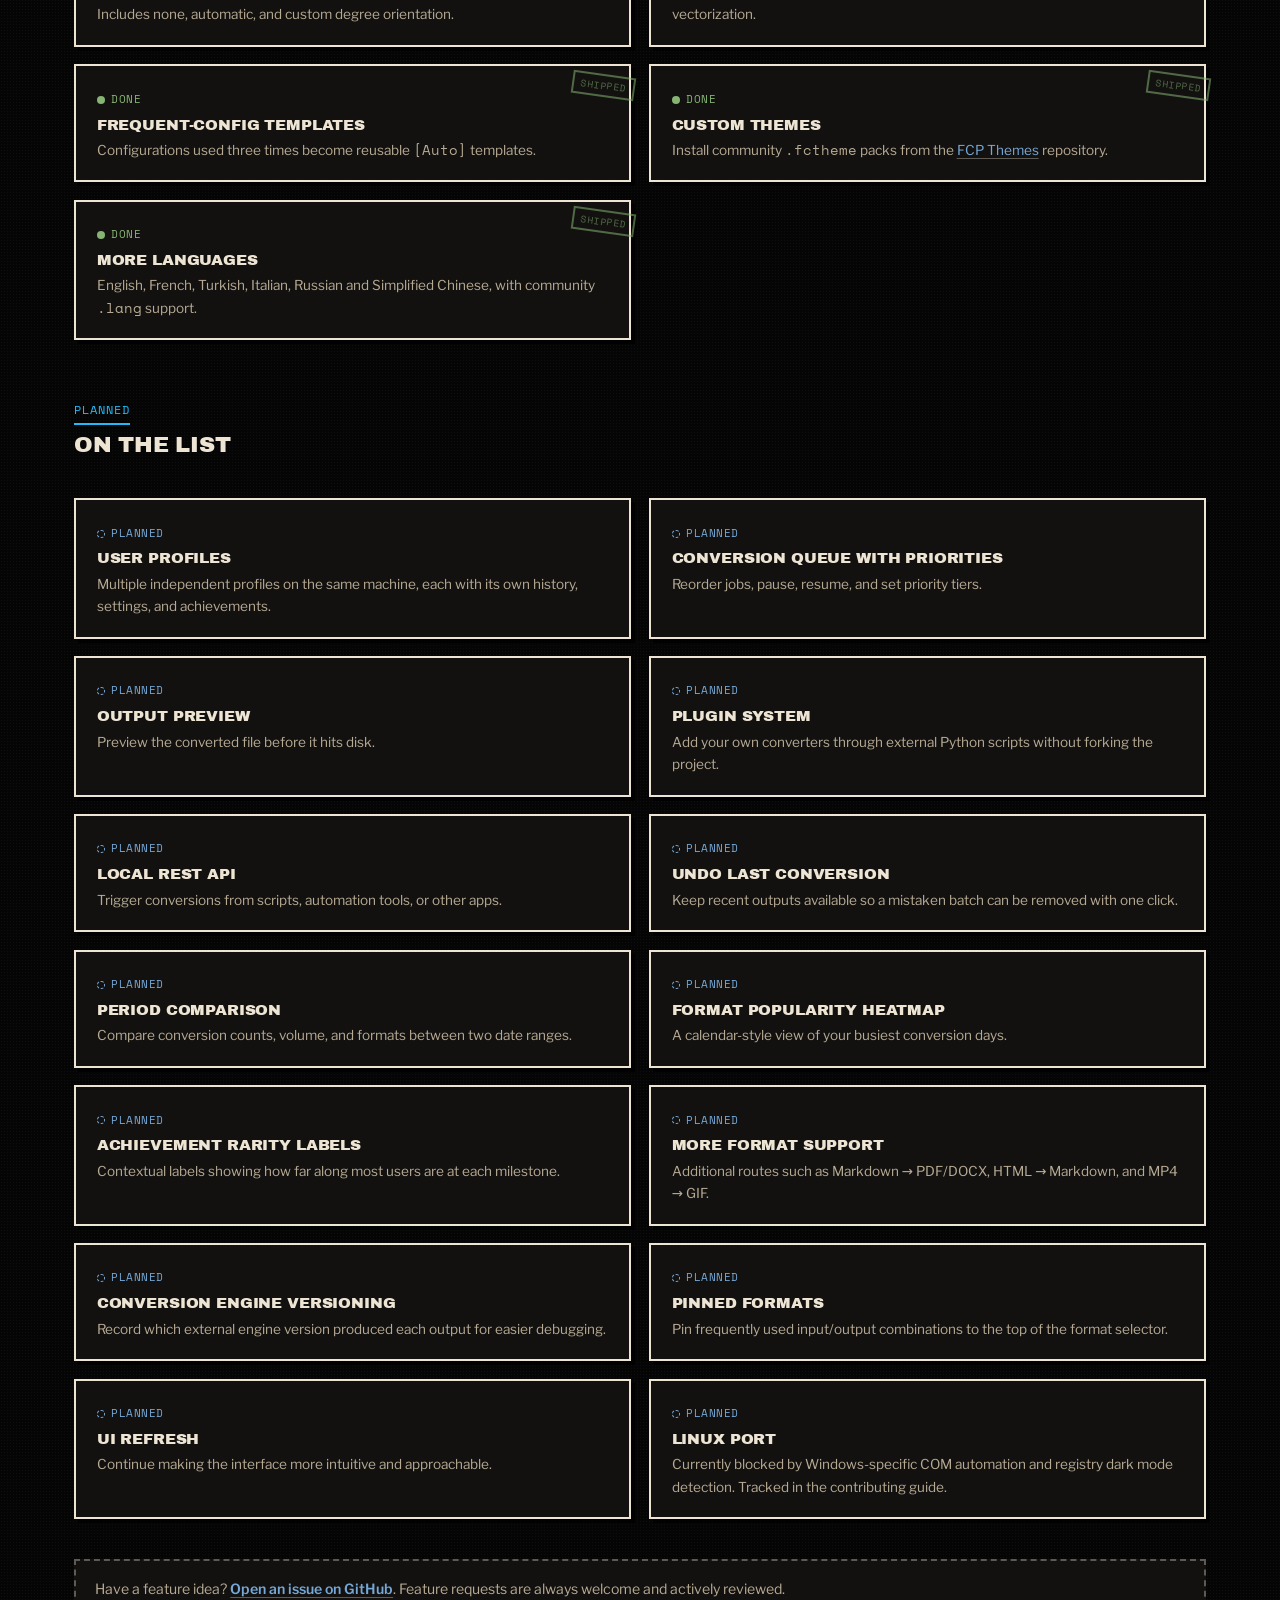
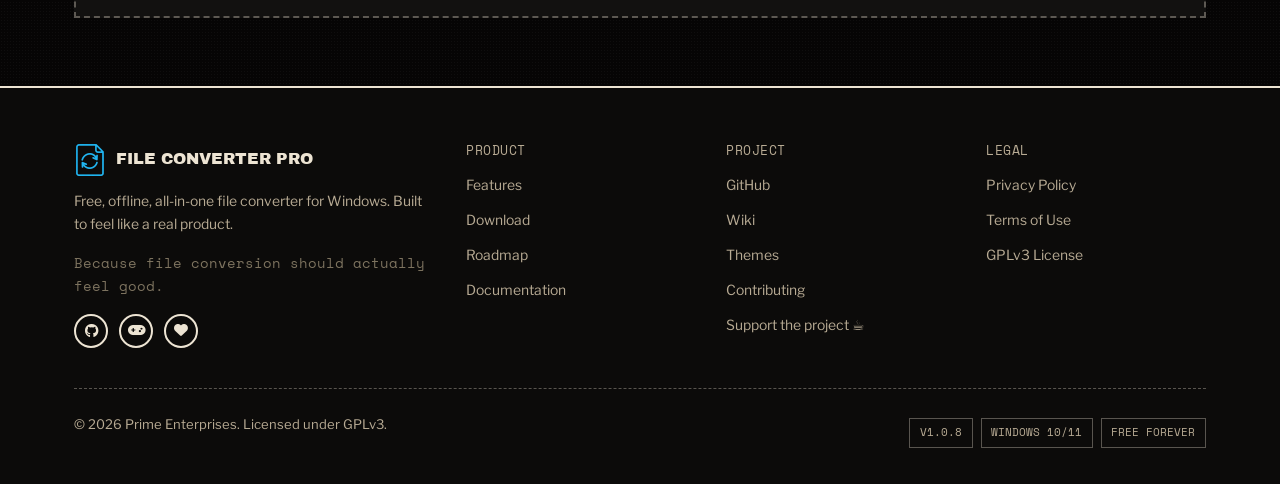
<file: roadmap.html>
<!DOCTYPE html>
<html lang="en" data-theme="dark">
<head>
  <meta charset="UTF-8">
  <meta name="viewport" content="width=device-width, initial-scale=1.0">
  <title>Roadmap - File Converter Pro</title>
  <meta name="description" content="See what's already shipped and what's coming next in File Converter Pro.">
  <link rel="icon" href="images/favicon.ico" type="image/x-icon">
  <link rel="stylesheet" href="https://cdnjs.cloudflare.com/ajax/libs/font-awesome/6.4.0/css/all.min.css">
  <link href="https://fonts.googleapis.com/css2?family=Archivo+Black&family=Libre+Franklin:ital,wght@0,300;0,400;0,500;0,600;0,700;1,400&family=Space+Mono:wght@400;700&display=swap" rel="stylesheet">
  <link rel="stylesheet" href="css/style.css">
  <script>(function(){const t=localStorage.getItem('fcp-theme')||'dark';document.documentElement.setAttribute('data-theme',t);})();</script>
</head>
<body>
  <a href="#main-content" class="skip-link">Skip to main content</a>

  <header class="header" id="site-header">
    <div class="container">
      <div class="header-content">
        <div class="logo">
          <a href="index.html">
            <img src="images/logo.png" alt="FC" class="logo-mark">
            <span class="logo-text">File Converter Pro<em>built on a desk, not in a cloud</em></span>
          </a>
        </div>
        <button class="mobile-menu-toggle" aria-label="Toggle navigation" id="mobile-toggle">
          <span class="bar"></span><span class="bar"></span><span class="bar"></span>
        </button>
        <nav class="main-nav" id="main-nav">
          <ul class="nav-list">
            <li class="nav-item"><a href="index.html" class="nav-link">Home</a></li>
            <li class="nav-item"><a href="features.html" class="nav-link">Features</a></li>
            <li class="nav-item"><a href="download.html" class="nav-link">Download</a></li>
            <li class="nav-item active"><a href="roadmap.html" class="nav-link">Roadmap</a></li>
            <li class="nav-item"><a href="docs.html" class="nav-link">Docs</a></li>
          </ul>
          <div class="header-right">
            <button class="theme-toggle" id="theme-toggle" aria-label="Toggle dark/light mode">
              <i class="fas fa-moon icon-moon"></i>
              <i class="fas fa-sun icon-sun"></i>
            </button>
            <a href="download.html" class="btn btn-primary btn-sm nav-cta">Download Free</a>
          </div>
        </nav>
      </div>
    </div>
  </header>

  <main id="main-content">

    <section class="page-hero">
      <div class="container">
        <p class="section-label">What's next</p>
        <h1>Roadmap</h1>
        <p>This is a solo project built alongside my studies, so progress comes in bursts rather than sprints. Here's the honest state of things – It's devlog, not a press release.</p>
      </div>
    </section>

    <section class="section">
      <div class="container">

        <div class="section-header">
          <p class="section-label">Shipped</p>
          <h2 class="section-title" style="font-size:1.4rem">Already done</h2>
        </div>
        <div class="roadmap-grid" style="margin-bottom:3.5rem">
          <div class="roadmap-card done-card">
            <span class="rm-status done"><span class="rm-dot"></span> Done</span>
            <h3>Disable Achievements</h3>
            <p>Toggle off the gamification system entirely from Settings.</p>
          </div>
          <div class="roadmap-card done-card">
            <span class="rm-status done"><span class="rm-dot"></span> Done</span>
            <h3>Windows Context Menu</h3>
            <p>Right-click any supported file in Explorer → Convert with FCP sub-menu.</p>
          </div>
          <div class="roadmap-card done-card">
            <span class="rm-status done"><span class="rm-dot"></span> Done</span>
            <h3>Project Files (.fcproj)</h3>
            <p>Save and restore full conversion sessions. Double-click to reopen.</p>
          </div>
          <div class="roadmap-card done-card">
            <span class="rm-status done"><span class="rm-dot"></span> Done</span>
            <h3>Community i18n System</h3>
            <p>Drop a .lang JSON file into the languages/ folder - no coding skills needed.</p>
          </div>
          <div class="roadmap-card done-card">
            <span class="rm-status done"><span class="rm-dot"></span> Done</span>
            <h3>PowerShell One-Liner Install</h3>
            <p>Installer and portable build available as one-line PowerShell commands.</p>
          </div>
          <div class="roadmap-card done-card">
            <span class="rm-status done"><span class="rm-dot"></span> Done</span>
            <h3>Special Event Overlays</h3>
            <p>Date-aware animated overlays with Perlin-noise borders and particle confetti.</p>
          </div>
          <div class="roadmap-card done-card">
            <span class="rm-status done"><span class="rm-dot"></span> Done</span>
            <h3>Watch Folder</h3>
            <p>Auto-convert anything dropped into a monitored folder.</p>
          </div>
          <div class="roadmap-card done-card">
            <span class="rm-status done"><span class="rm-dot"></span> Done</span>
            <h3>Batch Scheduling</h3>
            <p>Run conversions at a set time or on a recurring schedule.</p>
          </div>
          <div class="roadmap-card done-card">
            <span class="rm-status done"><span class="rm-dot"></span> Done</span>
            <h3>Quick Launch</h3>
            <p>Search conversions and launch them from a keyboard-friendly, themed picker.</p>
          </div>
          <div class="roadmap-card done-card">
            <span class="rm-status done"><span class="rm-dot"></span> Done</span>
            <h3>Batch Conversion</h3>
            <p>Route batches to PDF, DOCX, or PNG with per-file reporting and safe output names.</p>
          </div>
          <div class="roadmap-card done-card">
            <span class="rm-status done"><span class="rm-dot"></span> Done</span>
            <h3>Statistics Dashboard</h3>
            <p>Animated conversion history, volume, and operation breakdown with CSV/JSON export.</p>
          </div>
          <div class="roadmap-card done-card">
            <span class="rm-status done"><span class="rm-dot"></span> Done</span>
            <h3>System Notifications</h3>
            <p>Native Windows toasts for completed conversions and long-running batches.</p>
          </div>
          <div class="roadmap-card done-card">
            <span class="rm-status done"><span class="rm-dot"></span> Done</span>
            <h3>Multi-Project Tabs</h3>
            <p>Keep up to five independent project workspaces open in the main window.</p>
          </div>
          <div class="roadmap-card done-card">
            <span class="rm-status done"><span class="rm-dot"></span> Done</span>
            <h3>Custom ICO Sizes</h3>
            <p>Choose custom WxH dimensions when converting images to ICO.</p>
          </div>
          <div class="roadmap-card done-card">
            <span class="rm-status done"><span class="rm-dot"></span> Done</span>
            <h3>OCR &amp; Searchable PDFs</h3>
            <p>Image → PDF with a selectable text layer, powered by Tesseract and scanlayer. Includes none, automatic, and custom degree orientation.</p>
          </div>
          <div class="roadmap-card done-card">
            <span class="rm-status done"><span class="rm-dot"></span> Done</span>
            <h3>OpenDocument, Markdown &amp; SVG</h3>
            <p>ODT, ODS and ODP conversions, Markdown → HTML, and raster → SVG vectorization.</p>
          </div>
          <div class="roadmap-card done-card">
            <span class="rm-status done"><span class="rm-dot"></span> Done</span>
            <h3>Frequent-Config Templates</h3>
            <p>Configurations used three times become reusable <code>[Auto]</code> templates.</p>
          </div>
          <div class="roadmap-card done-card">
            <span class="rm-status done"><span class="rm-dot"></span> Done</span>
            <h3>Custom Themes</h3>
            <p>Install community <code>.fctheme</code> packs from the <a href="https://github.com/Hyacinthe-primus/FCP-themes" target="_blank" rel="noopener">FCP Themes</a> repository.</p>
          </div>
          <div class="roadmap-card done-card">
            <span class="rm-status done"><span class="rm-dot"></span> Done</span>
            <h3>More Languages</h3>
            <p>English, French, Turkish, Italian, Russian and Simplified Chinese, with community <code>.lang</code> support.</p>
          </div>
        </div>

        <div class="section-header">
          <p class="section-label">Planned</p>
          <h2 class="section-title" style="font-size:1.4rem">On the list</h2>
        </div>
        <div class="roadmap-grid">
          <div class="roadmap-card">
            <span class="rm-status planned"><span class="rm-dot"></span> Planned</span>
            <h3>User Profiles</h3>
            <p>Multiple independent profiles on the same machine, each with its own history, settings, and achievements.</p>
          </div>
          <div class="roadmap-card">
            <span class="rm-status planned"><span class="rm-dot"></span> Planned</span>
            <h3>Conversion Queue with Priorities</h3>
            <p>Reorder jobs, pause, resume, and set priority tiers.</p>
          </div>
          <div class="roadmap-card">
            <span class="rm-status planned"><span class="rm-dot"></span> Planned</span>
            <h3>Output Preview</h3>
            <p>Preview the converted file before it hits disk.</p>
          </div>
          <div class="roadmap-card">
            <span class="rm-status planned"><span class="rm-dot"></span> Planned</span>
            <h3>Plugin System</h3>
            <p>Add your own converters through external Python scripts without forking the project.</p>
          </div>
          <div class="roadmap-card">
            <span class="rm-status planned"><span class="rm-dot"></span> Planned</span>
            <h3>Local REST API</h3>
            <p>Trigger conversions from scripts, automation tools, or other apps.</p>
          </div>
          <div class="roadmap-card">
            <span class="rm-status planned"><span class="rm-dot"></span> Planned</span>
            <h3>Undo Last Conversion</h3>
            <p>Keep recent outputs available so a mistaken batch can be removed with one click.</p>
          </div>
          <div class="roadmap-card">
            <span class="rm-status planned"><span class="rm-dot"></span> Planned</span>
            <h3>Period Comparison</h3>
            <p>Compare conversion counts, volume, and formats between two date ranges.</p>
          </div>
          <div class="roadmap-card">
            <span class="rm-status planned"><span class="rm-dot"></span> Planned</span>
            <h3>Format Popularity Heatmap</h3>
            <p>A calendar-style view of your busiest conversion days.</p>
          </div>
          <div class="roadmap-card">
            <span class="rm-status planned"><span class="rm-dot"></span> Planned</span>
            <h3>Achievement Rarity Labels</h3>
            <p>Contextual labels showing how far along most users are at each milestone.</p>
          </div>
          <div class="roadmap-card">
            <span class="rm-status planned"><span class="rm-dot"></span> Planned</span>
            <h3>More Format Support</h3>
            <p>Additional routes such as Markdown → PDF/DOCX, HTML → Markdown, and MP4 → GIF.</p>
          </div>
          <div class="roadmap-card">
            <span class="rm-status planned"><span class="rm-dot"></span> Planned</span>
            <h3>Conversion Engine Versioning</h3>
            <p>Record which external engine version produced each output for easier debugging.</p>
          </div>
          <div class="roadmap-card">
            <span class="rm-status planned"><span class="rm-dot"></span> Planned</span>
            <h3>Pinned Formats</h3>
            <p>Pin frequently used input/output combinations to the top of the format selector.</p>
          </div>
          <div class="roadmap-card">
            <span class="rm-status planned"><span class="rm-dot"></span> Planned</span>
            <h3>UI Refresh</h3>
            <p>Continue making the interface more intuitive and approachable.</p>
          </div>
          <div class="roadmap-card">
            <span class="rm-status planned"><span class="rm-dot"></span> Planned</span>
            <h3>Linux Port</h3>
            <p>Currently blocked by Windows-specific COM automation and registry dark mode detection. Tracked in the contributing guide.</p>
          </div>
        </div>

        <div class="alert" style="margin-top:2.5rem">
          Have a feature idea? <a href="https://github.com/Hyacinthe-primus/File-Converter-Pro/issues/new?template=feature_request.md" target="_blank" rel="noopener" data-fcp-issue>Open an issue on GitHub</a>. Feature requests are always welcome and actively reviewed.
        </div>

      </div>
    </section>

  </main>

  <footer class="footer">
    <div class="container">
      <div class="footer-grid">
        <div class="footer-col footer-brand">
          <div class="footer-logo">
            <img src="images/logo.png" alt="FC" class="logo-mark" style="height:32px;">
            <span>File Converter Pro</span>
          </div>
          <p>Free, offline, all-in-one file converter for Windows. Built to feel like a real product.</p>
          <p class="footer-tagline">Because file conversion should actually feel good.</p>
          <div class="footer-social">
            <a href="https://github.com/Hyacinthe-primus/File-Converter-Pro" aria-label="GitHub" target="_blank" rel="noopener" data-fcp-href="githubUrl"><i class="fab fa-github"></i></a>
            <a href="https://hyacinthe-primus.itch.io/file-converter-pro" aria-label="itch.io" target="_blank" rel="noopener" data-fcp-href="itchioUrl"><i class="fas fa-gamepad"></i></a>
            <a href="https://ko-fi.com/hyacinthe_primus/goal?g=0" aria-label="Ko-fi" target="_blank" rel="noopener" data-fcp-href="kofiUrl"><i class="fas fa-heart"></i></a>
          </div>
        </div>
        <div class="footer-col">
          <h4>Product</h4>
          <ul>
            <li><a href="features.html">Features</a></li>
            <li><a href="download.html">Download</a></li>
            <li><a href="roadmap.html">Roadmap</a></li>
            <li><a href="docs.html">Documentation</a></li>
          </ul>
        </div>
        <div class="footer-col">
          <h4>Project</h4>
          <ul>
            <li><a href="https://github.com/Hyacinthe-primus/File-Converter-Pro" target="_blank" rel="noopener" data-fcp-href="githubUrl">GitHub</a></li>
            <li><a href="https://github.com/Hyacinthe-primus/File-Converter-Pro/wiki" target="_blank" rel="noopener" data-fcp-href="wikiUrl">Wiki</a></li>
            <li><a href="https://github.com/Hyacinthe-primus/FCP-themes" target="_blank" rel="noopener" data-fcp-href="themesUrl">Themes</a></li>
            <li><a href="https://github.com/Hyacinthe-primus/File-Converter-Pro/blob/main/CONTRIBUTING.md" target="_blank" rel="noopener" data-fcp-href="contributingUrl">Contributing</a></li>
            <li><a href="https://ko-fi.com/hyacinthe_primus/goal?g=0" target="_blank" rel="noopener" data-fcp-href="kofiUrl">Support the project ☕</a></li>
          </ul>
        </div>
        <div class="footer-col">
          <h4>Legal</h4>
          <ul>
            <li><a href="legal/privacy_policy_en.html">Privacy Policy</a></li>
            <li><a href="legal/terms_conditions_en.html">Terms of Use</a></li>
            <li><a href="https://www.gnu.org/licenses/gpl-3.0.html#license-text" target="_blank" rel="noopener">GPLv3 License</a></li>
          </ul>
        </div>
      </div>
      <div class="footer-bottom">
        <p>&copy; <span data-fcp-year></span> Prime Enterprises. Licensed under GPLv3.</p>
        <div class="footer-badges">
          <span class="badge-pill">v<span data-fcp="version">1.0.8</span></span>
          <span class="badge-pill">Windows 10/11</span>
          <span class="badge-pill">Free forever</span>
        </div>
      </div>
    </div>
  </footer>

  <button id="back-to-top" aria-label="Back to top"><i class="fas fa-arrow-up"></i></button>
  <script src="js/config.js"></script>
  <script src="js/script.js"></script>
</body>
</html>
</file>
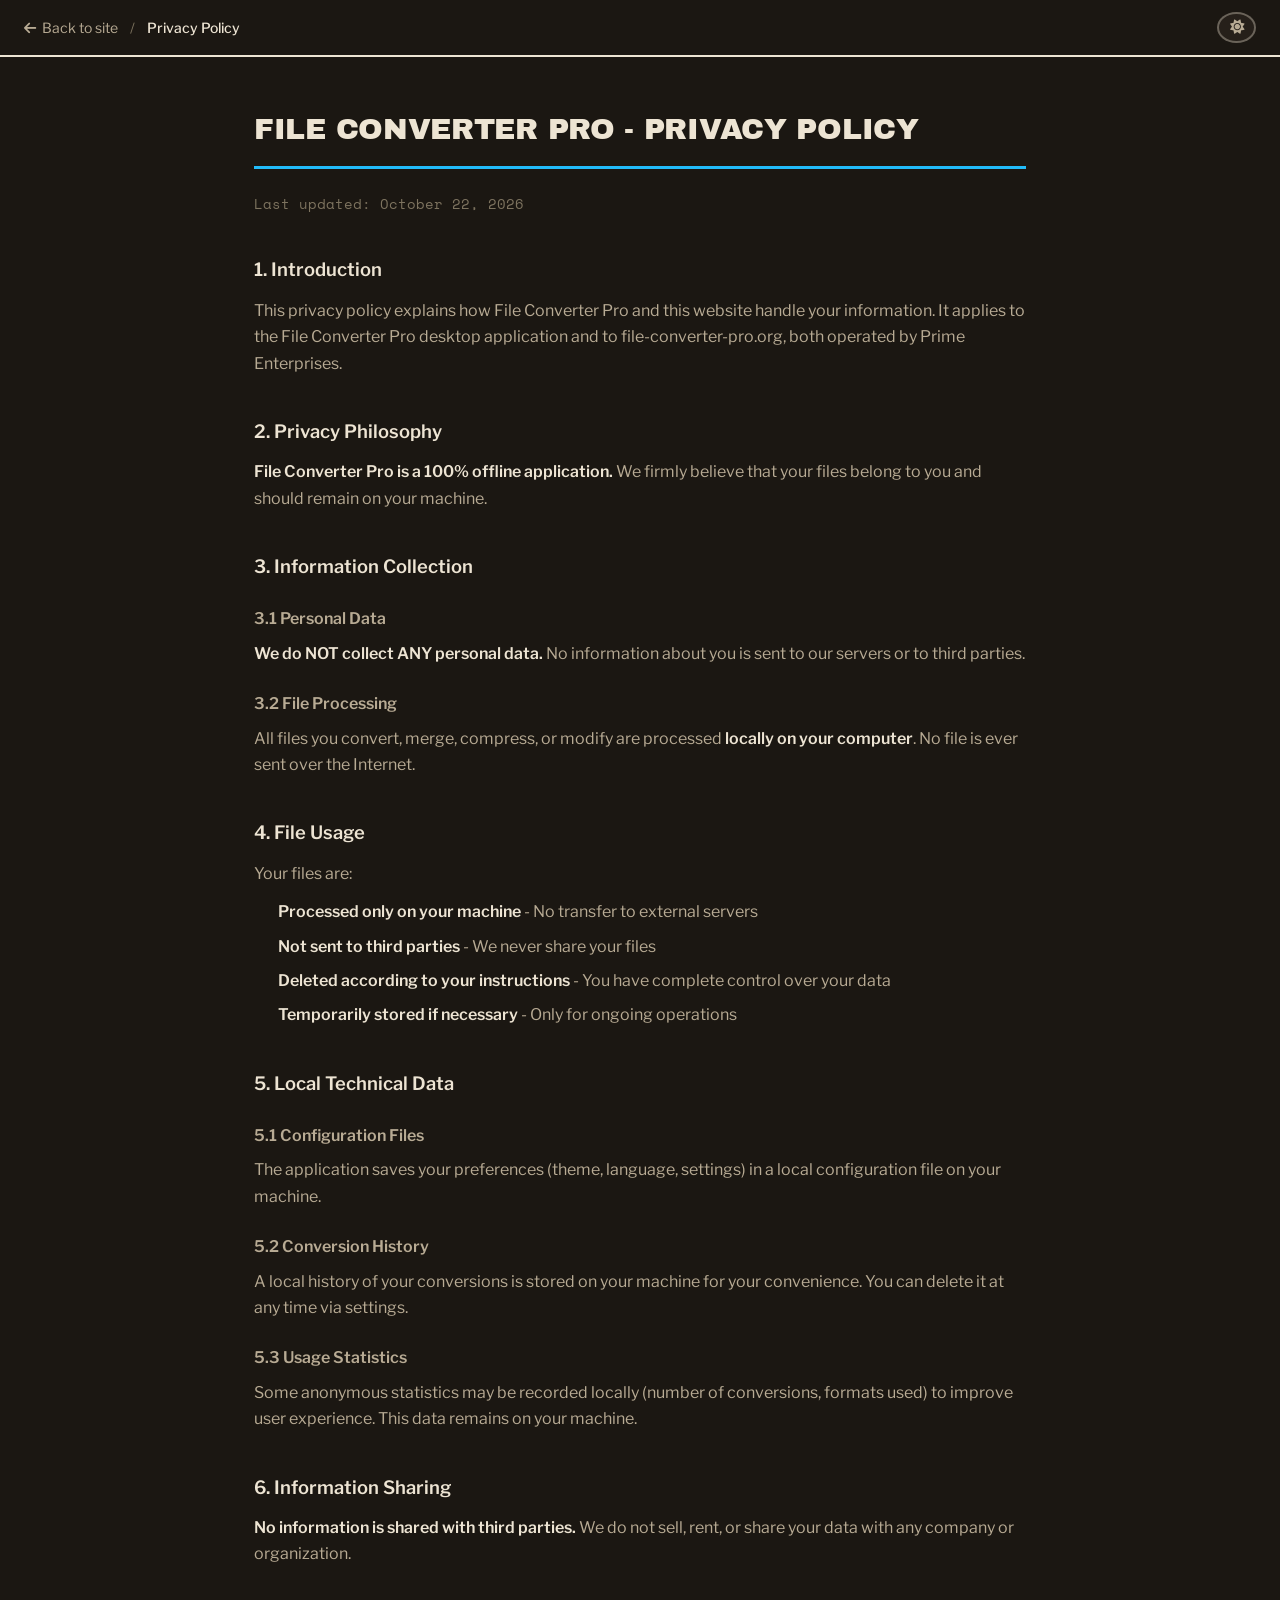
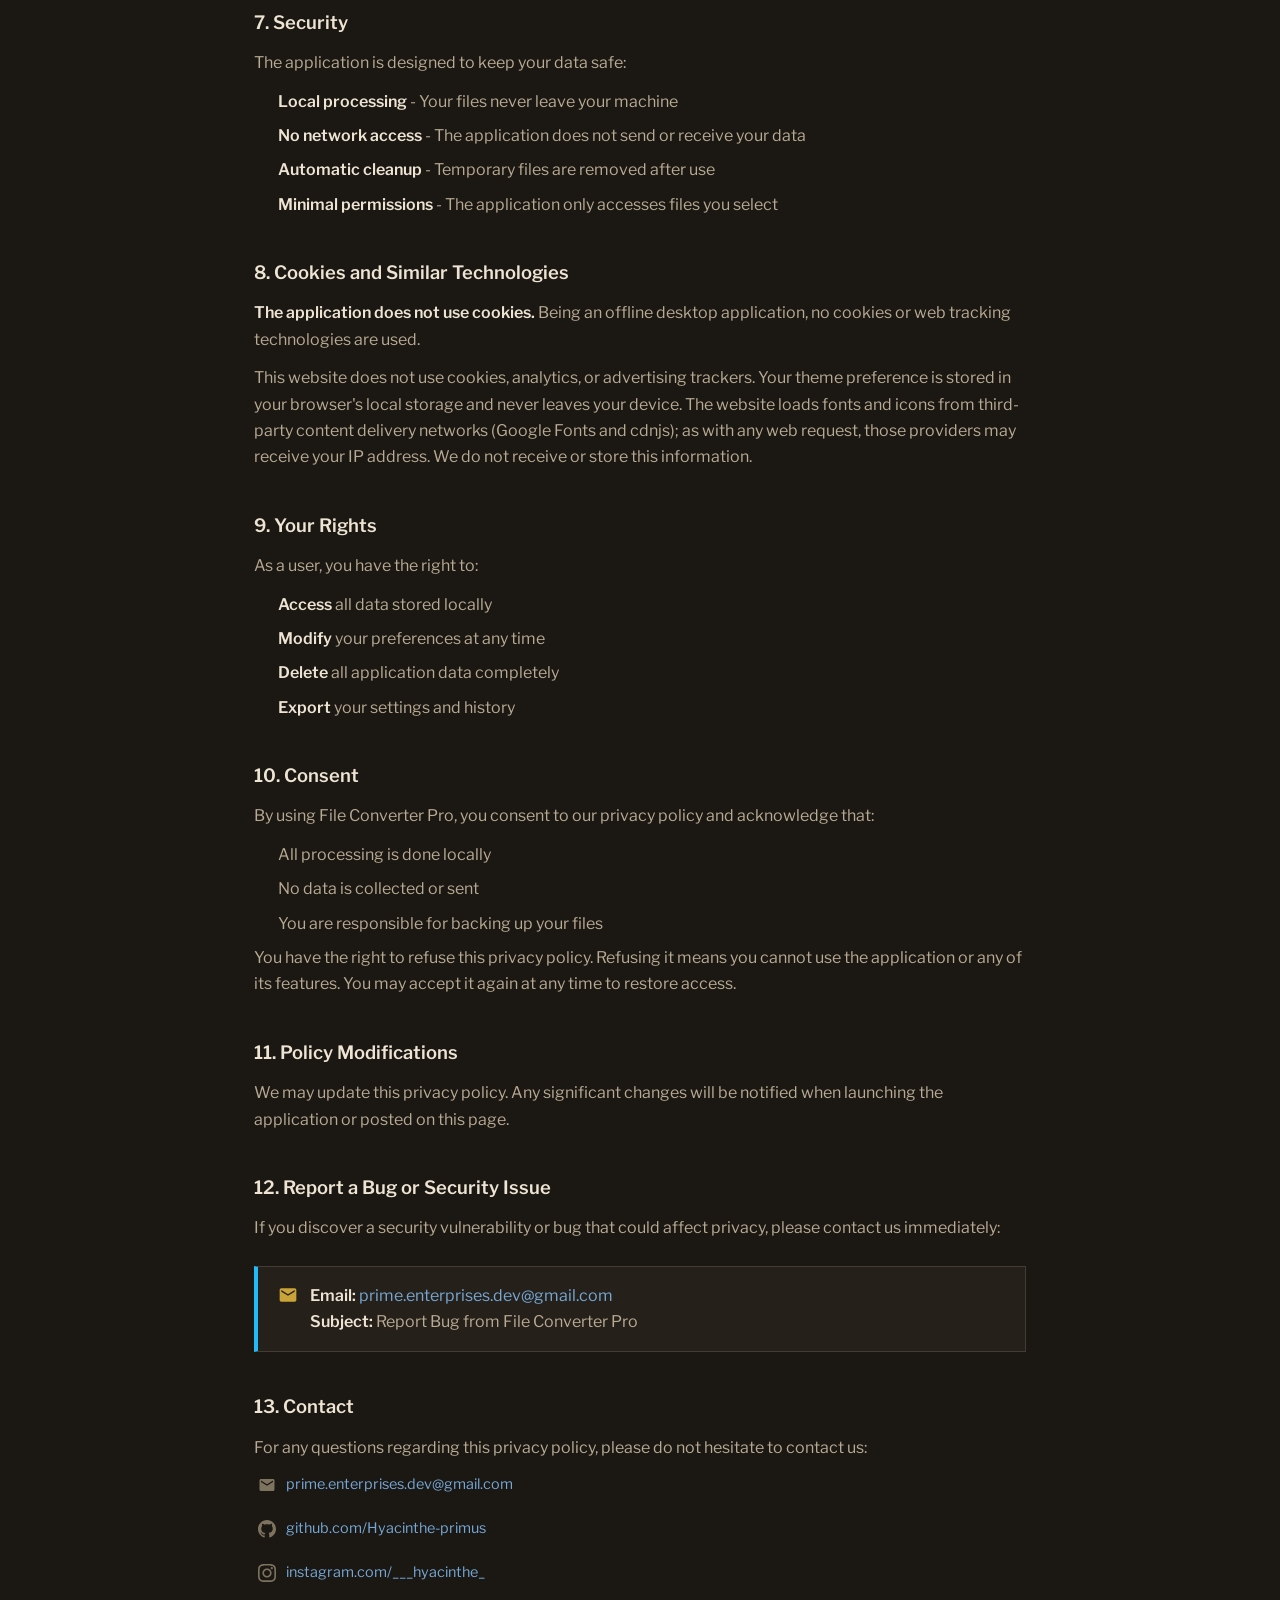
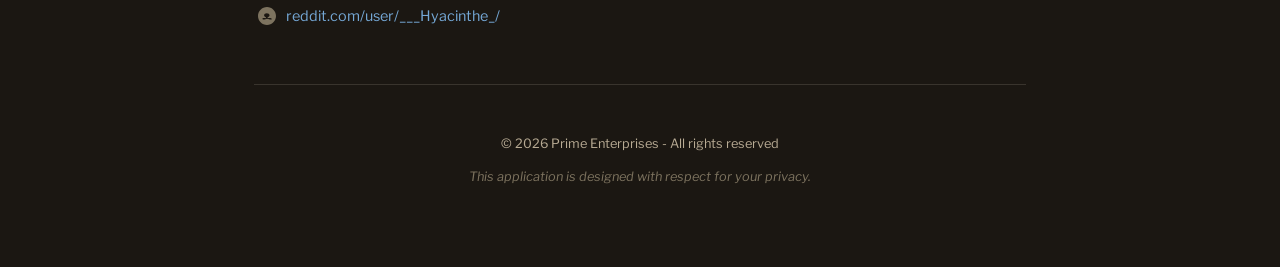
<file: legal/privacy_policy_en.html>
<!DOCTYPE html>
<html lang="en" data-theme="dark">
<head>
    <meta charset="UTF-8">
    <meta name="viewport" content="width=device-width, initial-scale=1.0">
    <title>Privacy Policy | File Converter Pro</title>
    <meta name="description" content="Privacy Policy for File Converter Pro, a 100% offline application that never collects your data.">
    <link rel="icon" href="../images/favicon.ico" type="image/x-icon">
    <link rel="stylesheet" href="https://cdnjs.cloudflare.com/ajax/libs/font-awesome/6.4.0/css/all.min.css">
    <link href="https://fonts.googleapis.com/css2?family=Archivo+Black&family=Libre+Franklin:ital,wght@0,300;0,400;0,500;0,600;0,700;1,400&family=Space+Mono:wght@400;700&display=swap" rel="stylesheet">
    <script>(function(){const t=localStorage.getItem('fcp-theme')||'dark';document.documentElement.setAttribute('data-theme',t);})();</script>
    <style>
        /* ── Theme variables (mirrors site style.css) ── */
        :root,
        [data-theme="dark"] {
            --bg:          #1b1712;
            --bg-2:        #241f18;
            --bg-card:     #26201a;
            --bg-card-2:   #302921;
            --border:      rgba(237,228,211,0.14);
            --border-2:    rgba(237,228,211,0.34);
            --text:        #ede4d3;
            --text-muted:  #b8ab94;
            --text-dim:    #7d735f;
            --accent:      #75a8d6;
            --accent-2:    #8fbde3;
            --accent-glow: rgba(117,168,214,0.14);
            --green:       #86b473;
            --orange:      #caa438;
            --red:         #22bbf9;
            --yellow:      #caa438;
            --shadow-card: 4px 4px 0 rgba(0,0,0,0.85);
            --radius:      2px;
            --radius-lg:   2px;
            --transition:  0.15s ease;
            --font-body:   'Libre Franklin', system-ui, sans-serif;
            --font-mono:   'Space Mono', 'Courier New', monospace;
        }
        [data-theme="light"] {
            --bg:          #f3ede0;
            --bg-2:        #e9dfc8;
            --bg-card:     #faf6ec;
            --bg-card-2:   #f3ecd9;
            --border:      rgba(32,28,22,0.16);
            --border-2:    rgba(32,28,22,0.42);
            --text:        #201c16;
            --text-muted:  #5c5344;
            --text-dim:    #8c8171;
            --accent:      #2c5478;
            --accent-2:    #1f3e5c;
            --accent-glow: rgba(44,84,120,0.10);
            --green:       #46613c;
            --orange:      #b5311a;
            --red:         #0f7fb8;
            --yellow:      #8a6d1f;
            --shadow-card: 4px 4px 0 rgba(32,28,22,0.9);
            --radius:      2px;
            --radius-lg:   2px;
            --transition:  0.15s ease;
            --font-body:   'Libre Franklin', system-ui, sans-serif;
            --font-mono:   'Space Mono', 'Courier New', monospace;
        }

        *, *::before, *::after { box-sizing: border-box; margin: 0; padding: 0; }
        html { scroll-behavior: smooth; font-size: 16px; }

        body {
            font-family: var(--font-body);
            background: var(--bg);
            color: var(--text);
            line-height: 1.65;
            -webkit-font-smoothing: antialiased;
            transition: background 0.3s ease, color 0.3s ease;
        }

        a { color: var(--accent); text-decoration: none; transition: color var(--transition); }
        a:hover { color: var(--accent-2); text-decoration: underline; }

        /* ── Top bar ── */
        .topbar {
            position: sticky;
            top: 0;
            z-index: 100;
            background: var(--bg);
            border-bottom: 2px solid var(--text);
            padding: .75rem 1.5rem;
            display: flex;
            align-items: center;
            justify-content: space-between;
            gap: 1rem;
        }
        .topbar-left {
            display: flex;
            align-items: center;
            gap: .75rem;
            font-size: .875rem;
            color: var(--text-muted);
        }
        .topbar-left a {
            color: var(--text-muted);
            display: flex;
            align-items: center;
            gap: .4rem;
            transition: color var(--transition);
        }
        .topbar-left a:hover { color: var(--accent); text-decoration: none; }
        .topbar-sep { color: var(--text-dim); }
        .topbar-title { color: var(--text); font-weight: 500; }

        .theme-toggle {
            background: var(--bg-card);
            border: 2px solid var(--border-2);
            border-radius: 50%;
            padding: .4rem .65rem;
            cursor: pointer;
            color: var(--text-muted);
            font-size: .9rem;
            transition: all var(--transition);
            display: flex;
            align-items: center;
        }
        .theme-toggle:hover { color: var(--accent); border-color: var(--accent); }
        [data-theme="dark"]  .icon-sun  { display: inline-block; }
        [data-theme="dark"]  .icon-moon { display: none; }
        [data-theme="light"] .icon-sun  { display: none; }
        [data-theme="light"] .icon-moon { display: inline-block; }

        /* ── Layout ── */
        .wrapper {
            max-width: 820px;
            margin: 0 auto;
            padding: 3rem 1.5rem 5rem;
        }

        /* ── Typography ── */
        h1 {
            font-family: 'Archivo Black', 'Arial Black', sans-serif;
            font-size: 1.85rem;
            font-weight: 400;
            text-transform: uppercase;
            letter-spacing: -0.01em;
            color: var(--text);
            border-bottom: 3px solid var(--red);
            padding-bottom: .75rem;
            margin-bottom: 1.5rem;
        }
        h2 {
            font-size: 1.15rem;
            font-weight: 600;
            color: var(--text);
            margin-top: 2.5rem;
            margin-bottom: .75rem;
        }
        h3 {
            font-size: 1rem;
            font-weight: 600;
            color: var(--text-muted);
            margin-top: 1.5rem;
            margin-bottom: .5rem;
        }
        p { color: var(--text-muted); margin-bottom: .75rem; }
        strong { color: var(--text); font-weight: 600; }

        ul { padding-left: 1.25rem; color: var(--text-muted); }
        ul li { margin-bottom: .5rem; list-style: none; padding-left: .25rem; }

        .date-info { color: var(--text-dim); font-size: .85rem; margin-bottom: 2rem; font-family: var(--font-mono); }

        /* ── Callout boxes ── */
        .highlight-box {
            background: var(--bg-card);
            border: 1px solid var(--border);
            border-left: 4px solid var(--red);
            border-radius: 0;
            padding: 1rem 1.25rem;
            margin: 1.5rem 0;
            display: flex;
            align-items: flex-start;
            gap: .75rem;
            color: var(--text-muted);
        }
        .highlight-box .icon { flex-shrink: 0; margin-top: 2px; fill: var(--yellow); }

        /* ── Contact list ── */
        .contact-list { list-style: none; padding: 0; margin-top: .75rem; display: flex; flex-direction: column; gap: .75rem; }
        .contact-item { display: flex; align-items: center; gap: .6rem; color: var(--text-muted); font-size: .9rem; }
        .contact-item .icon { fill: var(--text-dim); flex-shrink: 0; width: 18px; height: 18px; }

        /* ── Icon sizing ── */
        .icon { width: 20px; height: 20px; fill: currentColor; vertical-align: middle; }

        /* ── Divider ── */
        hr { border: none; border-top: 1px solid var(--border); margin: 3rem 0; }

        /* ── Footer ── */
        .doc-footer { text-align: center; color: var(--text-dim); font-size: .8rem; }
        .doc-footer em { color: var(--text-dim); font-style: italic; }
    </style>
</head>
<body>

    <!-- Top navigation bar -->
    <div class="topbar">
        <div class="topbar-left">
            <a href="../index.html"><i class="fas fa-arrow-left"></i> Back to site</a>
            <span class="topbar-sep">/</span>
            <span class="topbar-title">Privacy Policy</span>
        </div>
        <button class="theme-toggle" id="theme-toggle" aria-label="Toggle dark/light mode">
            <i class="fas fa-sun icon-sun"></i>
            <i class="fas fa-moon icon-moon"></i>
        </button>
    </div>

    <div class="wrapper">

        <h1>File Converter Pro - Privacy Policy</h1>
        <p class="date-info">Last updated: October 22, 2026</p>

        <h2>1. Introduction</h2>
        <p>This privacy policy explains how File Converter Pro and this website handle your information. It applies to the File Converter Pro desktop application and to file-converter-pro.org, both operated by Prime Enterprises.</p>

        <h2>2. Privacy Philosophy</h2>
        <p><strong>File Converter Pro is a 100% offline application.</strong> We firmly believe that your files belong to you and should remain on your machine.</p>

        <h2>3. Information Collection</h2>
        <h3>3.1 Personal Data</h3>
        <p><strong>We do NOT collect ANY personal data.</strong> No information about you is sent to our servers or to third parties.</p>

        <h3>3.2 File Processing</h3>
        <p>All files you convert, merge, compress, or modify are processed <strong>locally on your computer</strong>. No file is ever sent over the Internet.</p>

        <h2>4. File Usage</h2>
        <p>Your files are:</p>
        <ul>
            <li><strong>Processed only on your machine</strong> - No transfer to external servers</li>
            <li><strong>Not sent to third parties</strong> - We never share your files</li>
            <li><strong>Deleted according to your instructions</strong> - You have complete control over your data</li>
            <li><strong>Temporarily stored if necessary</strong> - Only for ongoing operations</li>
        </ul>

        <h2>5. Local Technical Data</h2>
        <h3>5.1 Configuration Files</h3>
        <p>The application saves your preferences (theme, language, settings) in a local configuration file on your machine.</p>

        <h3>5.2 Conversion History</h3>
        <p>A local history of your conversions is stored on your machine for your convenience. You can delete it at any time via settings.</p>

        <h3>5.3 Usage Statistics</h3>
        <p>Some anonymous statistics may be recorded locally (number of conversions, formats used) to improve user experience. This data remains on your machine.</p>

        <h2>6. Information Sharing</h2>
        <p><strong>No information is shared with third parties.</strong> We do not sell, rent, or share your data with any company or organization.</p>

        <h2>7. Security</h2>
        <p>The application is designed to keep your data safe:</p>
        <ul>
            <li><strong>Local processing</strong> - Your files never leave your machine</li>
            <li><strong>No network access</strong> - The application does not send or receive your data</li>
            <li><strong>Automatic cleanup</strong> - Temporary files are removed after use</li>
            <li><strong>Minimal permissions</strong> - The application only accesses files you select</li>
        </ul>

        <h2>8. Cookies and Similar Technologies</h2>
        <p><strong>The application does not use cookies.</strong> Being an offline desktop application, no cookies or web tracking technologies are used.</p>
        <p>This website does not use cookies, analytics, or advertising trackers. Your theme preference is stored in your browser's local storage and never leaves your device. The website loads fonts and icons from third-party content delivery networks (Google Fonts and cdnjs); as with any web request, those providers may receive your IP address. We do not receive or store this information.</p>

        <h2>9. Your Rights</h2>
        <p>As a user, you have the right to:</p>
        <ul>
            <li><strong>Access</strong> all data stored locally</li>
            <li><strong>Modify</strong> your preferences at any time</li>
            <li><strong>Delete</strong> all application data completely</li>
            <li><strong>Export</strong> your settings and history</li>
        </ul>

        <h2>10. Consent</h2>
        <p>By using File Converter Pro, you consent to our privacy policy and acknowledge that:</p>
        <ul>
            <li>All processing is done locally</li>
            <li>No data is collected or sent</li>
            <li>You are responsible for backing up your files</li>
        </ul>
        <p>You have the right to refuse this privacy policy. Refusing it means you cannot use the application or any of its features. You may accept it again at any time to restore access.</p>

        <h2>11. Policy Modifications</h2>
        <p>We may update this privacy policy. Any significant changes will be notified when launching the application or posted on this page.</p>

        <h2>12. Report a Bug or Security Issue</h2>
        <p>If you discover a security vulnerability or bug that could affect privacy, please contact us immediately:</p>
        <div class="highlight-box">
            <svg class="icon" viewBox="0 0 24 24"><path d="M20 4H4c-1.1 0-1.99.9-1.99 2L2 18c0 1.1.9 2 2 2h16c1.1 0 2-.9 2-2V6c0-1.1-.9-2-2-2zm0 4l-8 5-8-5V6l8 5 8-5v2z"/></svg>
            <div>
                <strong>Email:</strong> <a href="mailto:prime.enterprises.dev@gmail.com?subject=Report%20Bug%20from%20File%20Converter%20Pro">prime.enterprises.dev@gmail.com</a><br>
                <strong>Subject:</strong> Report Bug from File Converter Pro
            </div>
        </div>

        <h2>13. Contact</h2>
        <p>For any questions regarding this privacy policy, please do not hesitate to contact us:</p>

        <ul class="contact-list">
            <li class="contact-item">
                <svg class="icon" viewBox="0 0 24 24"><path d="M20 4H4c-1.1 0-1.99.9-1.99 2L2 18c0 1.1.9 2 2 2h16c1.1 0 2-.9 2-2V6c0-1.1-.9-2-2-2zm0 4l-8 5-8-5V6l8 5 8-5v2z"/></svg>
                <a href="mailto:prime.enterprises.dev@gmail.com">prime.enterprises.dev@gmail.com</a>
            </li>
            <li class="contact-item">
                <svg class="icon" viewBox="0 0 24 24"><path d="M12 0c-6.626 0-12 5.373-12 12 0 5.302 3.438 9.8 8.207 11.387.6.113.793-.261.793-.577v-2.234c-3.338.726-4.033-1.416-4.033-1.416-.546-1.387-1.333-1.756-1.333-1.756-1.089-.745.083-.729.083-.729 1.205.084 1.839 1.237 1.839 1.237 1.07 1.834 2.807 1.304 3.492.997.107-.775.418-1.305.762-1.604-2.665-.305-5.467-1.334-5.467-5.931 0-1.311.469-2.381 1.236-3.221-.124-.303-.535-1.524.117-3.176 0 0 1.008-.322 3.301 1.23.957-.266 1.983-.399 3.003-.404 1.02.005 2.047.138 3.006.404 2.291-1.552 3.297-1.23 3.297-1.23.653 1.653.242 2.874.118 3.176.77.84 1.235 1.911 1.235 3.221 0 4.609-2.807 5.624-5.479 5.921.43.372.823 1.102.823 2.222v3.293c0 .319.192.694.801.576 4.765-1.589 8.199-6.086 8.199-11.386 0-6.627-5.373-12-12-12z"/></svg>
                <a href="https://github.com/Hyacinthe-primus" target="_blank" rel="noopener">github.com/Hyacinthe-primus</a>
            </li>
            <li class="contact-item">
                <svg class="icon" viewBox="0 0 24 24"><path d="M12 2.163c3.204 0 3.584.012 4.85.07 1.17.054 1.805.249 2.227.412.56.216.96.474 1.38.894.42.42.678.82.894 1.38.163.422.358 1.057.412 2.227.058 1.266.07 1.646.07 4.85s-.012 3.584-.07 4.85c-.054 1.17-.249 1.805-.412 2.227-.216.56-.474.96-.894 1.38-.42.42-.82.678-1.38.894-.422.163-1.057.358-2.227.412-1.266.058-1.646.07-4.85.07s-3.584-.012-4.85-.07c-1.17-.054-1.805-.249-2.227-.412-.56-.216-.96-.474-1.38-.894-.42-.42-.678-.82-.894-1.38-.163-.422-.358-1.057-.412-2.227-.058-1.266-.07-1.646-.07-4.85s.012-3.584.07-4.85c.054-1.17.249-1.805.412-2.227.216-.56.474-.96.894-1.38.42-.42.82-.678 1.38-.894.422-.163 1.057-.358 2.227-.412 1.266-.058 1.646-.07 4.85-.07zm0-2.163c-3.259 0-3.667.014-4.947.072-1.277.057-2.148.258-2.911.555-.788.306-1.457.715-2.124 1.382-.667.667-1.076 1.336-1.382 2.124-.297.763-.498 1.634-.555 2.911-.058 1.28-.072 1.688-.072 4.947s.014 3.667.072 4.947c.057 1.277.258 2.148.555 2.911.306.788.715 1.457 1.382 2.124.667.667 1.336 1.076 2.124 1.382.763.297 1.634.498 2.911.555 1.28.058 1.688.072 4.947.072s3.667-.014 4.947-.072c1.277-.057 2.148-.258 2.911-.555.788-.306 1.457-.715 2.124-1.382.667-.667 1.076-1.336 1.382-2.124.297-.763.498-1.634.555-2.911.058-1.28.072-1.688.072-4.947s-.014-3.667-.072-4.947c-.057-1.277-.258-2.148-.555-2.911-.306-.788-.715-1.457-1.382-2.124-.667-.667-1.336-1.076-2.124-1.382-.763-.297-1.634-.498-2.911-.555-1.28-.058-1.688-.072-4.947-.072zm0 5.838c-3.403 0-6.162 2.759-6.162 6.162s2.759 6.163 6.162 6.163 6.162-2.759 6.162-6.163c0-3.403-2.759-6.162-6.162-6.162zm0 10.162c-2.209 0-4-1.791-4-4 0-2.209 1.791-4 4-4s4 1.791 4 4c0 2.209-1.791 4-4 4zm6.406-11.845c-.796 0-1.441.645-1.441 1.44s.645 1.44 1.441 1.44c.795 0 1.439-.645 1.439-1.44s-.644-1.44-1.439-1.44z"/></svg>
                <a href="https://www.instagram.com/___hyacinthe_" target="_blank" rel="noopener">instagram.com/___hyacinthe_</a>
            </li>
            <li class="contact-item">
                <svg class="icon" viewBox="0 0 24 24"><path d="M12 0c-6.627 0-12 5.373-12 12s5.373 12 12 12 12-5.373 12-12-5.373-12-12-12zm6.67 15.39c.123.362.03.65-.262.793-.418.204-1.303.355-2.162.355-1.233 0-2.285-.316-3.054-.877-.233.197-.55.318-.895.318-.344 0-.662-.12-.895-.318-.768.56-1.82 1.054-3.054 1.054-.859 0-1.744-.15-2.162-.355-.292-.143-.385-.43-.262-.793.15-.443.518-.727 1.042-.85.342-.08.761-.118 1.252-.118.845 0 1.625.106 2.13.284.157-.306.31-.637.452-.988-1.554-.424-2.67-1.516-2.67-2.827 0-1.57 1.62-2.844 3.618-2.844s3.618 1.274 3.618 2.844c0 1.31-1.116 2.403-2.67 2.827.142.35.295.682.452.988.505-.178 1.285-.284 2.13-.284.49 0 .91.038 1.252.118.524.123.892.407 1.042.85z"/></svg>
                <a href="https://www.reddit.com/user/___Hyacinthe_/" target="_blank" rel="noopener">reddit.com/user/___Hyacinthe_/</a>
            </li>
        </ul>

        <hr>
        <div class="doc-footer">
            <p>© 2026 Prime Enterprises - All rights reserved</p>
            <em>This application is designed with respect for your privacy.</em>
        </div>

    </div>

    <script>
        const toggle = document.getElementById('theme-toggle');
        toggle.addEventListener('click', () => {
            const html = document.documentElement;
            const next = html.getAttribute('data-theme') === 'dark' ? 'light' : 'dark';
            html.setAttribute('data-theme', next);
            localStorage.setItem('fcp-theme', next);
        });
    </script>
</body>
</html>
</file>
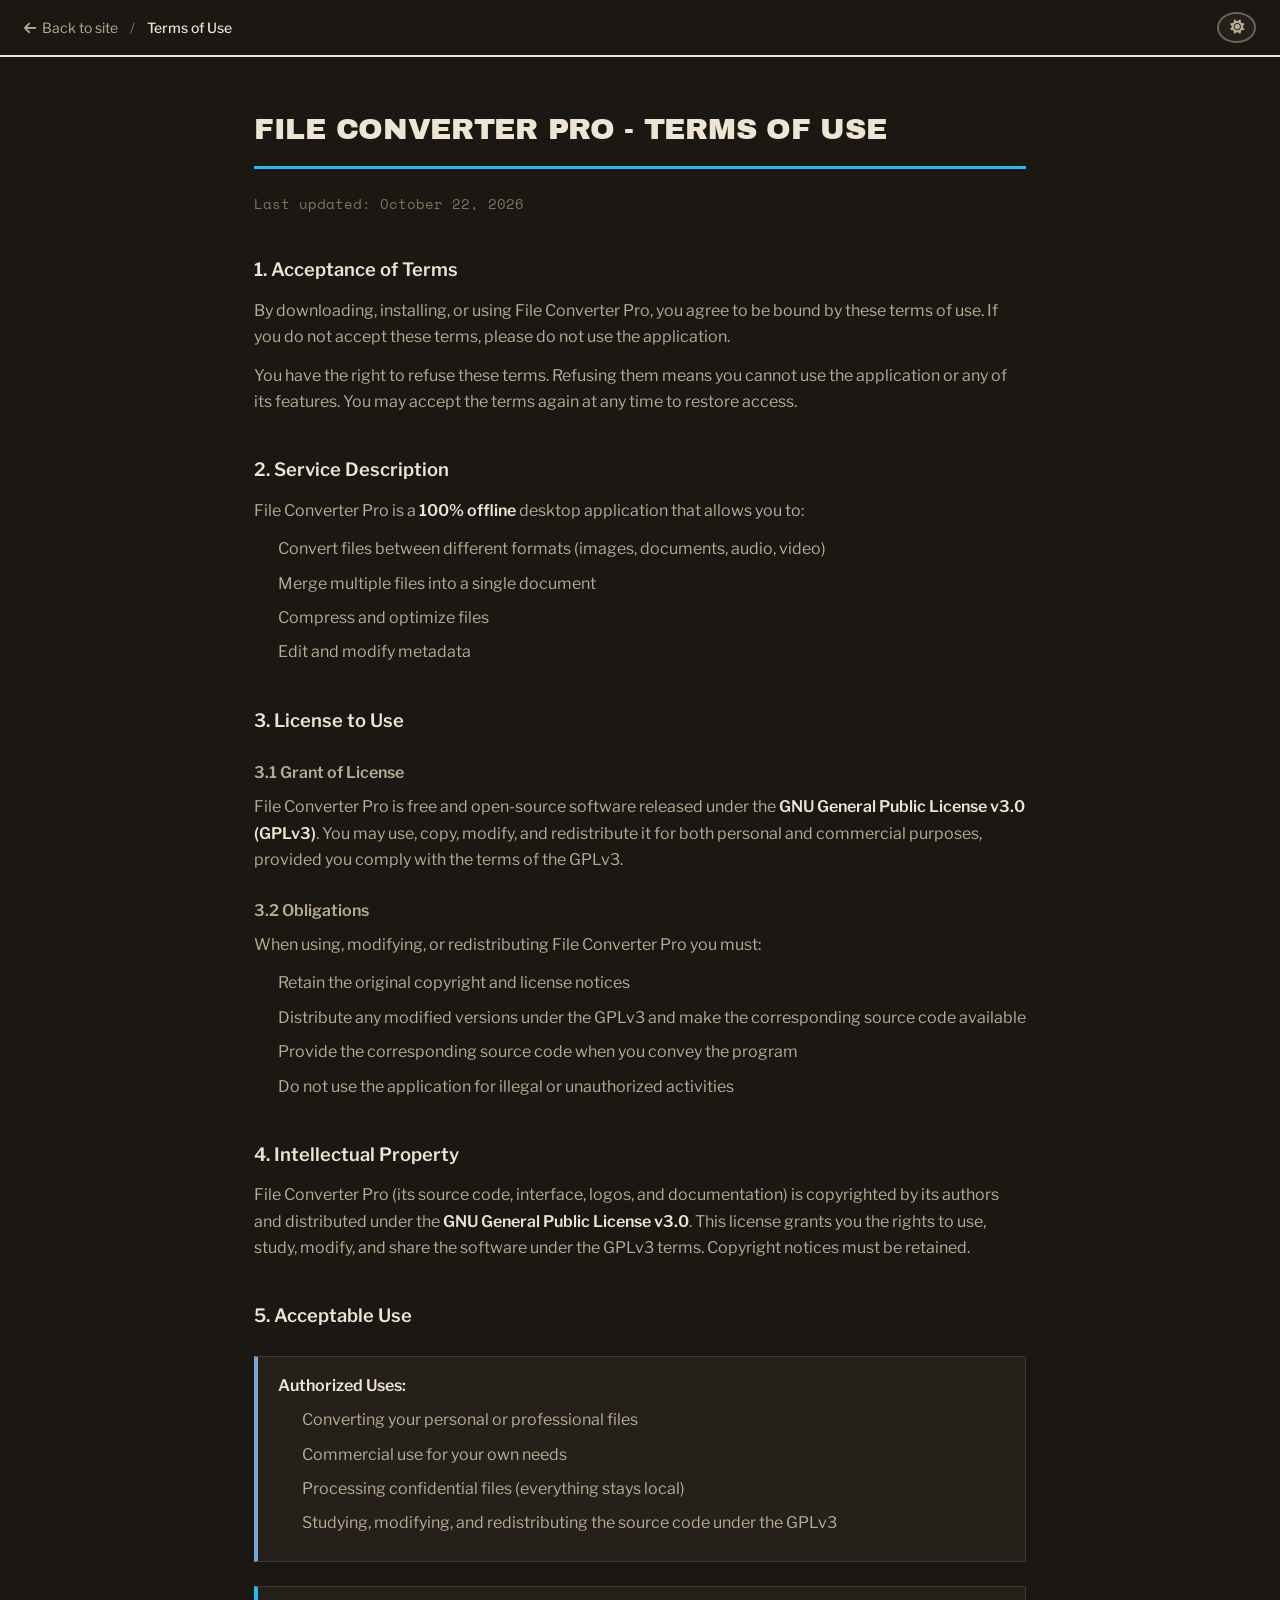
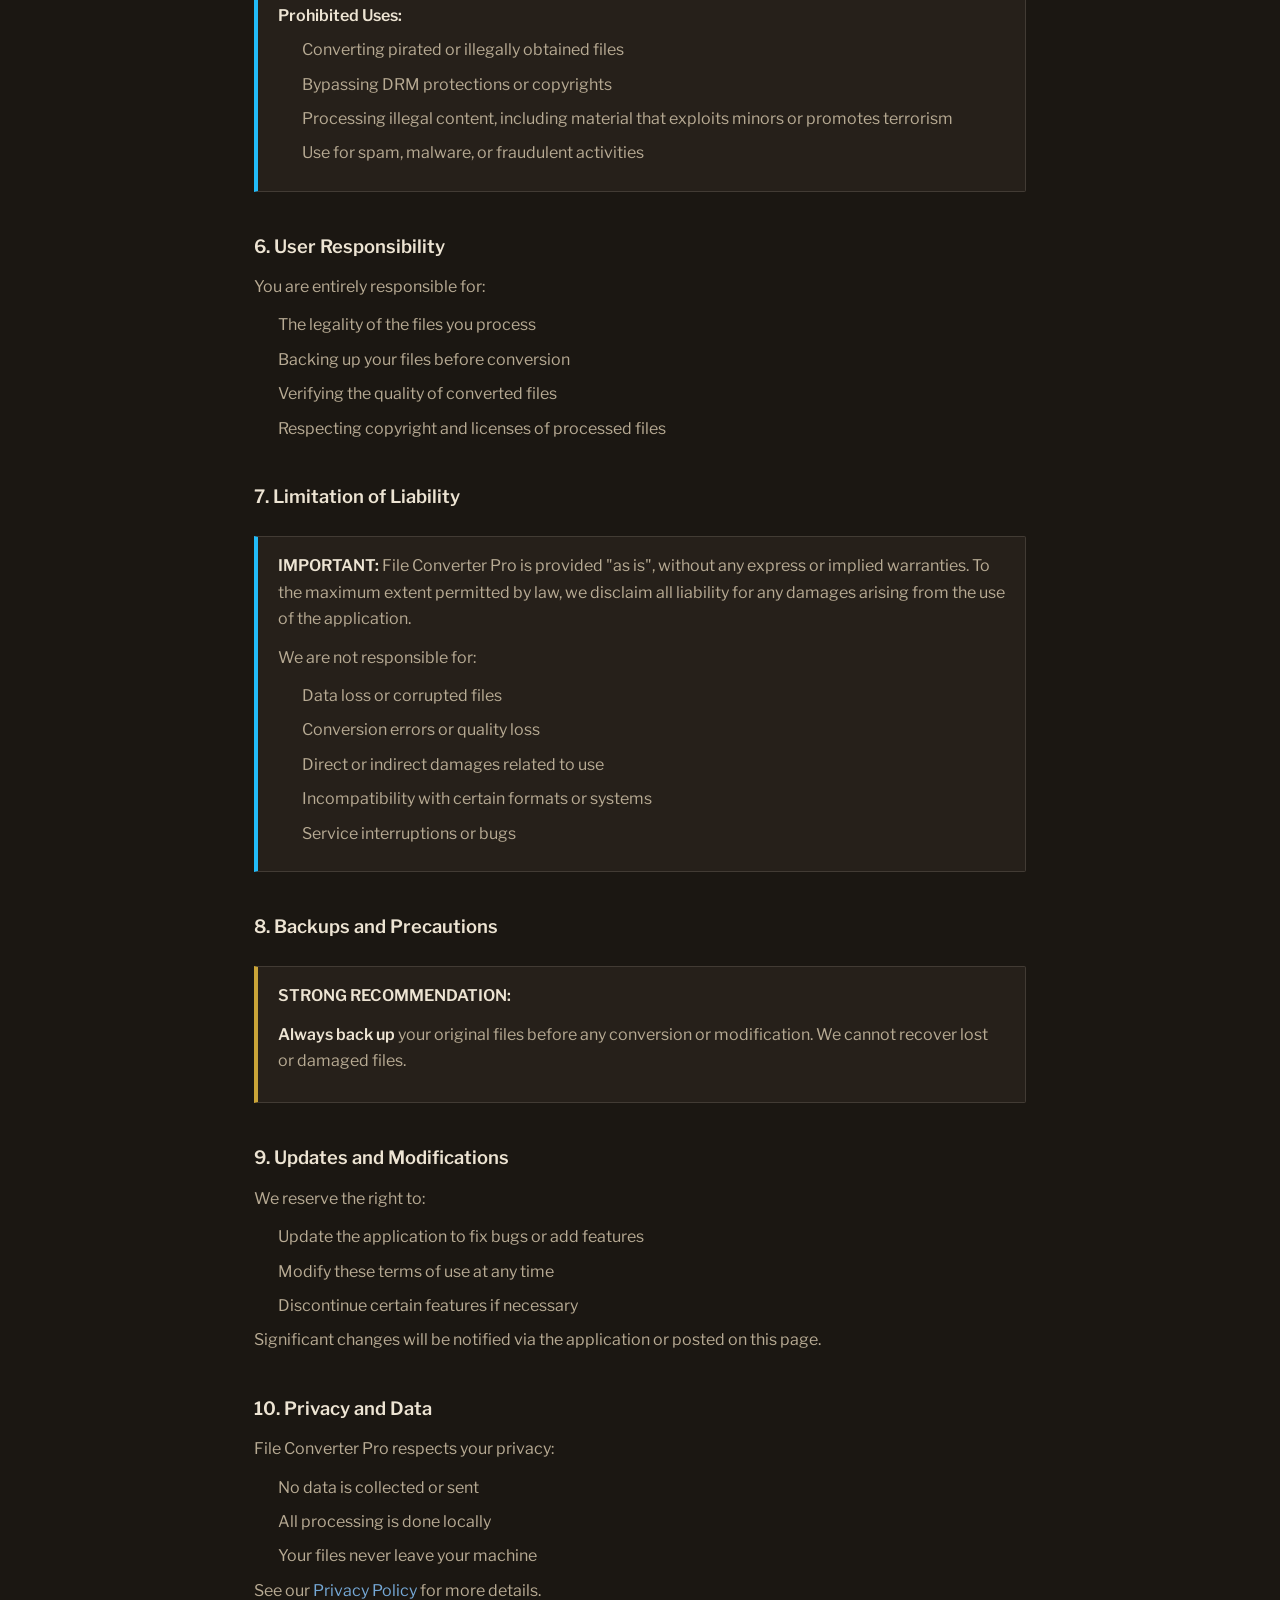
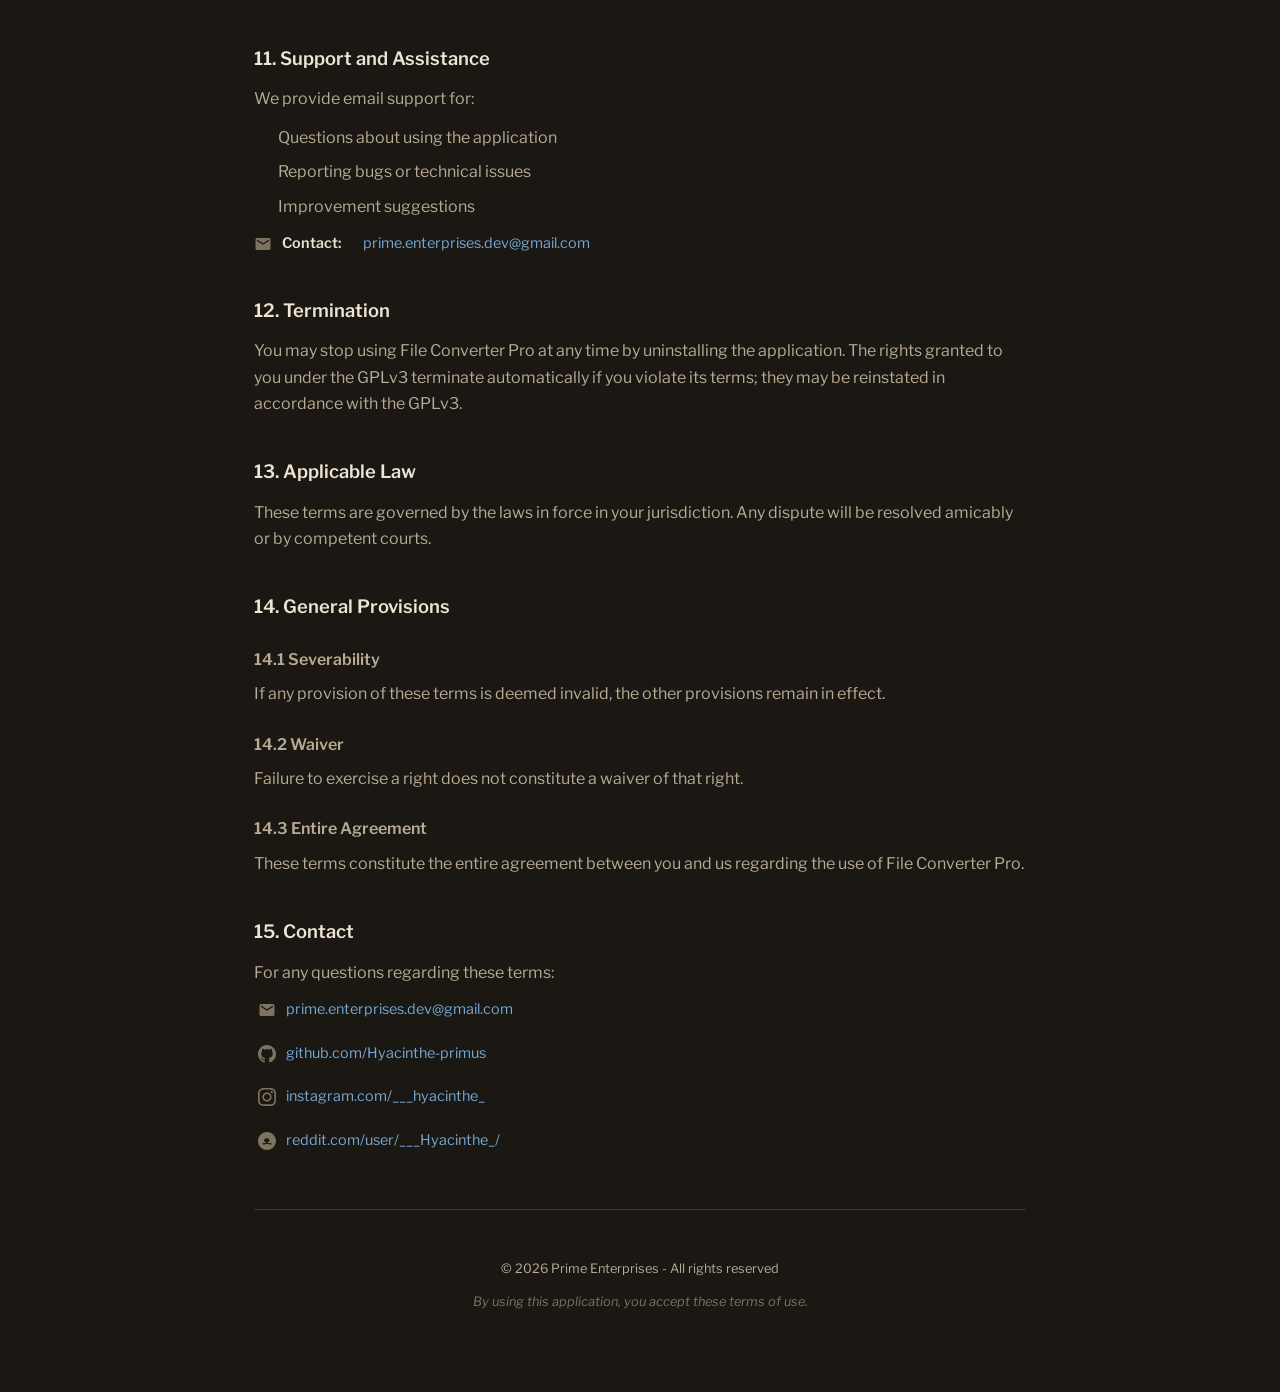
<file: legal/terms_conditions_en.html>
<!DOCTYPE html>
<html lang="en" data-theme="dark">
<head>
    <meta charset="UTF-8">
    <meta name="viewport" content="width=device-width, initial-scale=1.0">
    <title>Terms of Use | File Converter Pro</title>
    <meta name="description" content="Terms of Use for File Converter Pro - read before using the application.">
    <link rel="icon" href="../images/favicon.ico" type="image/x-icon">
    <link rel="stylesheet" href="https://cdnjs.cloudflare.com/ajax/libs/font-awesome/6.4.0/css/all.min.css">
    <link href="https://fonts.googleapis.com/css2?family=Archivo+Black&family=Libre+Franklin:ital,wght@0,300;0,400;0,500;0,600;0,700;1,400&family=Space+Mono:wght@400;700&display=swap" rel="stylesheet">
    <script>(function(){const t=localStorage.getItem('fcp-theme')||'dark';document.documentElement.setAttribute('data-theme',t);})();</script>
    <style>
        /* ── Theme variables (mirrors site style.css) ── */
        :root,
        [data-theme="dark"] {
            --bg:          #1b1712;
            --bg-2:        #241f18;
            --bg-card:     #26201a;
            --bg-card-2:   #302921;
            --border:      rgba(237,228,211,0.14);
            --border-2:    rgba(237,228,211,0.34);
            --text:        #ede4d3;
            --text-muted:  #b8ab94;
            --text-dim:    #7d735f;
            --accent:      #75a8d6;
            --accent-2:    #8fbde3;
            --accent-glow: rgba(117,168,214,0.14);
            --green:       #86b473;
            --orange:      #caa438;
            --red:         #22bbf9;
            --yellow:      #caa438;
            --shadow-card: 4px 4px 0 rgba(0,0,0,0.85);
            --radius:      2px;
            --radius-lg:   2px;
            --transition:  0.15s ease;
            --font-body:   'Libre Franklin', system-ui, sans-serif;
            --font-mono:   'Space Mono', 'Courier New', monospace;
        }
        [data-theme="light"] {
            --bg:          #f3ede0;
            --bg-2:        #e9dfc8;
            --bg-card:     #faf6ec;
            --bg-card-2:   #f3ecd9;
            --border:      rgba(32,28,22,0.16);
            --border-2:    rgba(32,28,22,0.42);
            --text:        #201c16;
            --text-muted:  #5c5344;
            --text-dim:    #8c8171;
            --accent:      #2c5478;
            --accent-2:    #1f3e5c;
            --accent-glow: rgba(44,84,120,0.10);
            --green:       #46613c;
            --orange:      #b5311a;
            --red:         #0f7fb8;
            --yellow:      #8a6d1f;
            --shadow-card: 4px 4px 0 rgba(32,28,22,0.9);
            --radius:      2px;
            --radius-lg:   2px;
            --transition:  0.15s ease;
            --font-body:   'Libre Franklin', system-ui, sans-serif;
            --font-mono:   'Space Mono', 'Courier New', monospace;
        }

        *, *::before, *::after { box-sizing: border-box; margin: 0; padding: 0; }
        html { scroll-behavior: smooth; font-size: 16px; }

        body {
            font-family: var(--font-body);
            background: var(--bg);
            color: var(--text);
            line-height: 1.65;
            -webkit-font-smoothing: antialiased;
            transition: background 0.3s ease, color 0.3s ease;
        }

        a { color: var(--accent); text-decoration: none; transition: color var(--transition); }
        a:hover { color: var(--accent-2); text-decoration: underline; }

        /* ── Top bar ── */
        .topbar {
            position: sticky;
            top: 0;
            z-index: 100;
            background: var(--bg);
            border-bottom: 2px solid var(--text);
            padding: .75rem 1.5rem;
            display: flex;
            align-items: center;
            justify-content: space-between;
            gap: 1rem;
        }
        .topbar-left {
            display: flex;
            align-items: center;
            gap: .75rem;
            font-size: .875rem;
            color: var(--text-muted);
        }
        .topbar-left a {
            color: var(--text-muted);
            display: flex;
            align-items: center;
            gap: .4rem;
            transition: color var(--transition);
        }
        .topbar-left a:hover { color: var(--accent); text-decoration: none; }
        .topbar-sep { color: var(--text-dim); }
        .topbar-title { color: var(--text); font-weight: 500; }

        .theme-toggle {
            background: var(--bg-card);
            border: 2px solid var(--border-2);
            border-radius: 50%;
            padding: .4rem .65rem;
            cursor: pointer;
            color: var(--text-muted);
            font-size: .9rem;
            transition: all var(--transition);
            display: flex;
            align-items: center;
        }
        .theme-toggle:hover { color: var(--accent); border-color: var(--accent); }
        [data-theme="dark"]  .icon-sun  { display: inline-block; }
        [data-theme="dark"]  .icon-moon { display: none; }
        [data-theme="light"] .icon-sun  { display: none; }
        [data-theme="light"] .icon-moon { display: inline-block; }

        /* ── Layout ── */
        .wrapper {
            max-width: 820px;
            margin: 0 auto;
            padding: 3rem 1.5rem 5rem;
        }

        /* ── Typography ── */
        h1 {
            font-family: 'Archivo Black', 'Arial Black', sans-serif;
            font-size: 1.85rem;
            font-weight: 400;
            text-transform: uppercase;
            letter-spacing: -0.01em;
            color: var(--text);
            border-bottom: 3px solid var(--red);
            padding-bottom: .75rem;
            margin-bottom: 1.5rem;
        }
        h2 {
            font-size: 1.15rem;
            font-weight: 600;
            color: var(--text);
            margin-top: 2.5rem;
            margin-bottom: .75rem;
        }
        h3 {
            font-size: 1rem;
            font-weight: 600;
            color: var(--text-muted);
            margin-top: 1.5rem;
            margin-bottom: .5rem;
        }
        p { color: var(--text-muted); margin-bottom: .75rem; }
        strong { color: var(--text); font-weight: 600; }

        ul { padding-left: 1.25rem; color: var(--text-muted); }
        ul li { margin-bottom: .5rem; list-style: none; padding-left: .25rem; }

        .date-info { color: var(--text-dim); font-size: .85rem; margin-bottom: 2rem; font-family: var(--font-mono); }

        /* ── Callout boxes ── */
        .highlight-box,
        .warning-box,
        .info-box {
            background: var(--bg-card);
            border: 1px solid var(--border);
            border-radius: 0 var(--radius) var(--radius) 0;
            padding: 1rem 1.25rem;
            margin: 1.5rem 0;
            color: var(--text-muted);
        }
        .highlight-box { border-left: 4px solid var(--yellow); }
        .warning-box   { border-left: 4px solid var(--red); }
        .info-box      { border-left: 4px solid var(--accent); }

        .highlight-box ul,
        .warning-box ul,
        .info-box ul { margin: .5rem 0; }

        /* ── Contact list ── */
        .contact-list { list-style: none; padding: 0; display: flex; flex-direction: column; gap: .75rem; margin-top: .75rem; }
        .contact-item { display: flex; align-items: center; gap: .6rem; color: var(--text-muted); font-size: .9rem; }
        .contact-item .icon { fill: var(--text-dim); flex-shrink: 0; width: 18px; height: 18px; }

        /* ── Icon sizing ── */
        .icon { width: 20px; height: 20px; fill: currentColor; vertical-align: middle; }

        /* ── Divider ── */
        hr { border: none; border-top: 1px solid var(--border); margin: 3rem 0; }

        /* ── Footer ── */
        .doc-footer { text-align: center; color: var(--text-dim); font-size: .8rem; }
        .doc-footer em { color: var(--text-dim); font-style: italic; }
    </style>
</head>
<body>

    <!-- Top navigation bar -->
    <div class="topbar">
        <div class="topbar-left">
            <a href="../index.html"><i class="fas fa-arrow-left"></i> Back to site</a>
            <span class="topbar-sep">/</span>
            <span class="topbar-title">Terms of Use</span>
        </div>
        <button class="theme-toggle" id="theme-toggle" aria-label="Toggle dark/light mode">
            <i class="fas fa-sun icon-sun"></i>
            <i class="fas fa-moon icon-moon"></i>
        </button>
    </div>

    <div class="wrapper">

        <h1>File Converter Pro - Terms of Use</h1>
        <p class="date-info">Last updated: October 22, 2026</p>

        <h2>1. Acceptance of Terms</h2>
        <p>By downloading, installing, or using File Converter Pro, you agree to be bound by these terms of use. If you do not accept these terms, please do not use the application.</p>
        <p>You have the right to refuse these terms. Refusing them means you cannot use the application or any of its features. You may accept the terms again at any time to restore access.</p>

        <h2>2. Service Description</h2>
        <p>File Converter Pro is a <strong>100% offline</strong> desktop application that allows you to:</p>
        <ul>
            <li>Convert files between different formats (images, documents, audio, video)</li>
            <li>Merge multiple files into a single document</li>
            <li>Compress and optimize files</li>
            <li>Edit and modify metadata</li>
        </ul>

        <h2>3. License to Use</h2>
        <h3>3.1 Grant of License</h3>
        <p>File Converter Pro is free and open-source software released under the <strong>GNU General Public License v3.0 (GPLv3)</strong>. You may use, copy, modify, and redistribute it for both personal and commercial purposes, provided you comply with the terms of the GPLv3.</p>

        <h3>3.2 Obligations</h3>
        <p>When using, modifying, or redistributing File Converter Pro you must:</p>
        <ul>
            <li>Retain the original copyright and license notices</li>
            <li>Distribute any modified versions under the GPLv3 and make the corresponding source code available</li>
            <li>Provide the corresponding source code when you convey the program</li>
            <li>Do not use the application for illegal or unauthorized activities</li>
        </ul>

        <h2>4. Intellectual Property</h2>
        <p>File Converter Pro (its source code, interface, logos, and documentation) is copyrighted by its authors and distributed under the <strong>GNU General Public License v3.0</strong>. This license grants you the rights to use, study, modify, and share the software under the GPLv3 terms. Copyright notices must be retained.</p>

        <h2>5. Acceptable Use</h2>
        <div class="info-box">
            <strong>Authorized Uses:</strong>
            <ul>
                <li>Converting your personal or professional files</li>
                <li>Commercial use for your own needs</li>
                <li>Processing confidential files (everything stays local)</li>
                <li>Studying, modifying, and redistributing the source code under the GPLv3</li>
            </ul>
        </div>

        <div class="warning-box">
            <strong>Prohibited Uses:</strong>
            <ul>
                <li>Converting pirated or illegally obtained files</li>
                <li>Bypassing DRM protections or copyrights</li>
                <li>Processing illegal content, including material that exploits minors or promotes terrorism</li>
                <li>Use for spam, malware, or fraudulent activities</li>
            </ul>
        </div>

        <h2>6. User Responsibility</h2>
        <p>You are entirely responsible for:</p>
        <ul>
            <li>The legality of the files you process</li>
            <li>Backing up your files before conversion</li>
            <li>Verifying the quality of converted files</li>
            <li>Respecting copyright and licenses of processed files</li>
        </ul>

        <h2>7. Limitation of Liability</h2>
        <div class="warning-box">
            <p><strong>IMPORTANT:</strong> File Converter Pro is provided "as is", without any express or implied warranties. To the maximum extent permitted by law, we disclaim all liability for any damages arising from the use of the application.</p>
            <p style="margin-top:.5rem">We are not responsible for:</p>
            <ul>
                <li>Data loss or corrupted files</li>
                <li>Conversion errors or quality loss</li>
                <li>Direct or indirect damages related to use</li>
                <li>Incompatibility with certain formats or systems</li>
                <li>Service interruptions or bugs</li>
            </ul>
        </div>

        <h2>8. Backups and Precautions</h2>
        <div class="highlight-box">
            <p><strong>STRONG RECOMMENDATION:</strong></p>
            <p style="margin-top:.5rem"><strong>Always back up</strong> your original files before any conversion or modification. We cannot recover lost or damaged files.</p>
        </div>

        <h2>9. Updates and Modifications</h2>
        <p>We reserve the right to:</p>
        <ul>
            <li>Update the application to fix bugs or add features</li>
            <li>Modify these terms of use at any time</li>
            <li>Discontinue certain features if necessary</li>
        </ul>
        <p>Significant changes will be notified via the application or posted on this page.</p>

        <h2>10. Privacy and Data</h2>
        <p>File Converter Pro respects your privacy:</p>
        <ul>
            <li>No data is collected or sent</li>
            <li>All processing is done locally</li>
            <li>Your files never leave your machine</li>
        </ul>
        <p>See our <a href="privacy_policy_en.html">Privacy Policy</a> for more details.</p>

        <h2>11. Support and Assistance</h2>
        <p>We provide email support for:</p>
        <ul>
            <li>Questions about using the application</li>
            <li>Reporting bugs or technical issues</li>
            <li>Improvement suggestions</li>
        </ul>
        <div class="contact-item" style="margin-top:.75rem">
            <svg class="icon" viewBox="0 0 24 24"><path d="M20 4H4c-1.1 0-1.99.9-1.99 2L2 18c0 1.1.9 2 2 2h16c1.1 0 2-.9 2-2V6c0-1.1-.9-2-2-2zm0 4l-8 5-8-5V6l8 5 8-5v2z"/></svg>
            <strong>Contact:</strong>&nbsp;<a href="mailto:prime.enterprises.dev@gmail.com">prime.enterprises.dev@gmail.com</a>
        </div>

        <h2>12. Termination</h2>
        <p>You may stop using File Converter Pro at any time by uninstalling the application. The rights granted to you under the GPLv3 terminate automatically if you violate its terms; they may be reinstated in accordance with the GPLv3.</p>

        <h2>13. Applicable Law</h2>
        <p>These terms are governed by the laws in force in your jurisdiction. Any dispute will be resolved amicably or by competent courts.</p>

        <h2>14. General Provisions</h2>
        <h3>14.1 Severability</h3>
        <p>If any provision of these terms is deemed invalid, the other provisions remain in effect.</p>

        <h3>14.2 Waiver</h3>
        <p>Failure to exercise a right does not constitute a waiver of that right.</p>

        <h3>14.3 Entire Agreement</h3>
        <p>These terms constitute the entire agreement between you and us regarding the use of File Converter Pro.</p>

        <h2>15. Contact</h2>
        <p>For any questions regarding these terms:</p>

        <ul class="contact-list">
            <li class="contact-item">
                <svg class="icon" viewBox="0 0 24 24"><path d="M20 4H4c-1.1 0-1.99.9-1.99 2L2 18c0 1.1.9 2 2 2h16c1.1 0 2-.9 2-2V6c0-1.1-.9-2-2-2zm0 4l-8 5-8-5V6l8 5 8-5v2z"/></svg>
                <a href="mailto:prime.enterprises.dev@gmail.com">prime.enterprises.dev@gmail.com</a>
            </li>
            <li class="contact-item">
                <svg class="icon" viewBox="0 0 24 24"><path d="M12 0c-6.626 0-12 5.373-12 12 0 5.302 3.438 9.8 8.207 11.387.6.113.793-.261.793-.577v-2.234c-3.338.726-4.033-1.416-4.033-1.416-.546-1.387-1.333-1.756-1.333-1.756-1.089-.745.083-.729.083-.729 1.205.084 1.839 1.237 1.839 1.237 1.07 1.834 2.807 1.304 3.492.997.107-.775.418-1.305.762-1.604-2.665-.305-5.467-1.334-5.467-5.931 0-1.311.469-2.381 1.236-3.221-.124-.303-.535-1.524.117-3.176 0 0 1.008-.322 3.301 1.23.957-.266 1.983-.399 3.003-.404 1.02.005 2.047.138 3.006.404 2.291-1.552 3.297-1.23 3.297-1.23.653 1.653.242 2.874.118 3.176.77.84 1.235 1.911 1.235 3.221 0 4.609-2.807 5.624-5.479 5.921.43.372.823 1.102.823 2.222v3.293c0 .319.192.694.801.576 4.765-1.589 8.199-6.086 8.199-11.386 0-6.627-5.373-12-12-12z"/></svg>
                <a href="https://github.com/Hyacinthe-primus" target="_blank" rel="noopener">github.com/Hyacinthe-primus</a>
            </li>
            <li class="contact-item">
                <svg class="icon" viewBox="0 0 24 24"><path d="M12 2.163c3.204 0 3.584.012 4.85.07 1.17.054 1.805.249 2.227.412.56.216.96.474 1.38.894.42.42.678.82.894 1.38.163.422.358 1.057.412 2.227.058 1.266.07 1.646.07 4.85s-.012 3.584-.07 4.85c-.054 1.17-.249 1.805-.412 2.227-.216.56-.474.96-.894 1.38-.42.42-.82.678-1.38.894-.422.163-1.057.358-2.227.412-1.266.058-1.646.07-4.85.07s-3.584-.012-4.85-.07c-1.17-.054-1.805-.249-2.227-.412-.56-.216-.96-.474-1.38-.894-.42-.42-.678-.82-.894-1.38-.163-.422-.358-1.057-.412-2.227-.058-1.266-.07-1.646-.07-4.85s.012-3.584.07-4.85c.054-1.17.249-1.805.412-2.227.216-.56.474-.96.894-1.38.42-.42.82-.678 1.38-.894.422-.163 1.057-.358 2.227-.412 1.266-.058 1.646-.07 4.85-.07zm0-2.163c-3.259 0-3.667.014-4.947.072-1.277.057-2.148.258-2.911.555-.788.306-1.457.715-2.124 1.382-.667.667-1.076 1.336-1.382 2.124-.297.763-.498 1.634-.555 2.911-.058 1.28-.072 1.688-.072 4.947s.014 3.667.072 4.947c.057 1.277.258 2.148.555 2.911.306.788.715 1.457 1.382 2.124.667.667 1.336 1.076 2.124 1.382.763.297 1.634.498 2.911.555 1.28.058 1.688.072 4.947.072s3.667-.014 4.947-.072c1.277-.057 2.148-.258 2.911-.555.788-.306 1.457-.715 2.124-1.382.667-.667 1.076-1.336 1.382-2.124.297-.763.498-1.634.555-2.911.058-1.28.072-1.688.072-4.947s-.014-3.667-.072-4.947c-.057-1.277-.258-2.148-.555-2.911-.306-.788-.715-1.457-1.382-2.124-.667-.667-1.336-1.076-2.124-1.382-.763-.297-1.634-.498-2.911-.555-1.28-.058-1.688-.072-4.947-.072zm0 5.838c-3.403 0-6.162 2.759-6.162 6.162s2.759 6.163 6.162 6.163 6.162-2.759 6.162-6.163c0-3.403-2.759-6.162-6.162-6.162zm0 10.162c-2.209 0-4-1.791-4-4 0-2.209 1.791-4 4-4s4 1.791 4 4c0 2.209-1.791 4-4 4zm6.406-11.845c-.796 0-1.441.645-1.441 1.44s.645 1.44 1.441 1.44c.795 0 1.439-.645 1.439-1.44s-.644-1.44-1.439-1.44z"/></svg>
                <a href="https://www.instagram.com/___hyacinthe_" target="_blank" rel="noopener">instagram.com/___hyacinthe_</a>
            </li>
            <li class="contact-item">
                <svg class="icon" viewBox="0 0 24 24"><path d="M12 0c-6.627 0-12 5.373-12 12s5.373 12 12 12 12-5.373 12-12-5.373-12-12-12zm6.67 15.39c.123.362.03.65-.262.793-.418.204-1.303.355-2.162.355-1.233 0-2.285-.316-3.054-.877-.233.197-.55.318-.895.318-.344 0-.662-.12-.895-.318-.768.56-1.82 1.054-3.054 1.054-.859 0-1.744-.15-2.162-.355-.292-.143-.385-.43-.262-.793.15-.443.518-.727 1.042-.85.342-.08.761-.118 1.252-.118.845 0 1.625.106 2.13.284.157-.306.31-.637.452-.988-1.554-.424-2.67-1.516-2.67-2.827 0-1.57 1.62-2.844 3.618-2.844s3.618 1.274 3.618 2.844c0 1.31-1.116 2.403-2.67 2.827.142.35.295.682.452.988.505-.178 1.285-.284 2.13-.284.49 0 .91.038 1.252.118.524.123.892.407 1.042.85z"/></svg>
                <a href="https://www.reddit.com/user/___Hyacinthe_/" target="_blank" rel="noopener">reddit.com/user/___Hyacinthe_/</a>
            </li>
        </ul>

        <hr>
        <div class="doc-footer">
            <p>© 2026 Prime Enterprises - All rights reserved</p>
            <em>By using this application, you accept these terms of use.</em>
        </div>

    </div>

    <script>
        const toggle = document.getElementById('theme-toggle');
        toggle.addEventListener('click', () => {
            const html = document.documentElement;
            const next = html.getAttribute('data-theme') === 'dark' ? 'light' : 'dark';
            html.setAttribute('data-theme', next);
            localStorage.setItem('fcp-theme', next);
        });
    </script>
</body>
</html>
</file>
<file: css/style.css>
/* 
   File Converter Pro, a "Desk Notes" theme; yeah that's all*/

/* Tokens */
:root,
[data-theme="light"] {
  --paper:        #f3ede0;
  --paper-2:      #e9dfc8;
  --card:         #faf6ec;
  --card-2:       #f3ecd9;
  --ink:          #201c16;
  --ink-soft:     #5c5344;
  --ink-faint:    #8c8171;
  --line:         rgba(32,28,22,0.16);
  --line-strong:  rgba(32,28,22,0.42);
  --marker:       #0f7fb8;
  --marker-2:     #0a6690;
  --marker-tint:  rgba(15,127,184,0.12);
  --tape:         #d9caa0;
  --tape-2:       #cbb98a;
  --moss:         #46613c;
  --moss-tint:    rgba(70,97,60,0.12);
  --pencil:       #2c5478;
  --pencil-tint:  rgba(44,84,120,0.10);
  --sticky:       #e8c95e;
  --shadow-hard:  rgba(32,28,22,0.9);
  --shadow-soft:  rgba(32,28,22,0.16);

  --font-display: 'Archivo Black', 'Arial Black', sans-serif;
  --font-body:    'Libre Franklin', system-ui, sans-serif;
  --font-mono:    'Space Mono', 'Courier New', monospace;
}

[data-theme="dark"] {
  --paper:        #060505;
  --paper-2:      #0c0b0a;
  --card:         #121110;
  --card-2:       #1a1816;
  --ink:          #ede4d3;
  --ink-soft:     #b8ab94;
  --ink-faint:    #7d735f;
  --line:         rgba(237,228,211,0.14);
  --line-strong:  rgba(237,228,211,0.34);
  --marker:       #22bbf9;
  --marker-2:     #5cd0ff;
  --marker-tint:  rgba(34,187,249,0.14);
  --tape:         #3c3222;
  --tape-2:       #4a3e2a;
  --moss:         #86b473;
  --moss-tint:    rgba(134,180,115,0.14);
  --pencil:       #75a8d6;
  --pencil-tint:  rgba(117,168,214,0.12);
  --sticky:       #caa438;
  --shadow-hard:  rgba(0,0,0,0.85);
  --shadow-soft:  rgba(0,0,0,0.4);
}

/* Reset */
*, *::before, *::after { box-sizing: border-box; margin: 0; padding: 0; }
html { scroll-behavior: smooth; font-size: 16px; }
body {
  font-family: var(--font-body);
  background: var(--paper);
  background-image:
    radial-gradient(rgba(0,0,0,0.05) 1px, transparent 1px);
  background-size: 3px 3px;
  color: var(--ink);
  line-height: 1.65;
  -webkit-font-smoothing: antialiased;
  transition: background 0.25s ease, color 0.25s ease;
}
[data-theme="dark"] body { background-image: radial-gradient(rgba(255,255,255,0.035) 1px, transparent 1px); }

a { color: var(--pencil); text-decoration: underline; text-decoration-color: var(--line-strong); text-underline-offset: 3px; transition: color .15s ease, text-decoration-color .15s ease; }
a:hover { color: var(--marker); text-decoration-color: var(--marker); }
img { max-width: 100%; height: auto; display: block; }
ul { list-style: none; }
p { margin-bottom: 1rem; color: var(--ink-soft); }
code, .mono { font-family: var(--font-mono); }
h1,h2,h3,h4,h5,h6 { color: var(--ink); font-family: var(--font-display); font-weight: 400; line-height: 1.08; letter-spacing: -0.01em; text-transform: uppercase; }

::selection { background: var(--marker); color: #fdf8ee; }

.container { width: 100%; max-width: 1180px; margin: 0 auto; padding: 0 1.5rem; }
.text-center { text-align: center; }
.text-accent { color: var(--marker); }

.skip-link {
  position: absolute; top: -60px; left: 0;
  background: var(--marker); color: #fdf8ee; padding: .5rem 1rem;
  z-index: 9999; font-family: var(--font-mono); font-size: .85rem;
  transition: top .2s ease;
}
.skip-link:focus { top: 0; }

:focus-visible { outline: 2px dashed var(--marker); outline-offset: 3px; }

@media (prefers-reduced-motion: reduce) {
  *, *::before, *::after { animation-duration: 0.001ms !important; animation-iteration-count: 1 !important; transition-duration: 0.001ms !important; scroll-behavior: auto !important; }
}

/* Torn-paper divider (the site's signature seam) */
.torn {
  position: relative;
  height: 22px;
  background: var(--paper);
}
.torn::before {
  content: "";
  position: absolute; inset: 0;
  background: var(--paper-2);
  clip-path: polygon(
    0% 100%, 3% 40%, 6% 90%, 9% 30%, 13% 80%, 17% 20%, 21% 70%, 25% 15%,
    29% 65%, 33% 10%, 37% 60%, 41% 25%, 45% 75%, 49% 15%, 53% 65%, 57% 20%,
    61% 70%, 65% 10%, 69% 60%, 73% 25%, 77% 75%, 81% 15%, 85% 65%, 89% 20%,
    93% 70%, 97% 10%, 100% 60%, 100% 100%
  );
}
.torn.flip::before { transform: scaleY(-1); }
.section-alt + .torn { background: var(--paper-2); }
.section-alt + .torn::before { background: var(--paper); }

/* Tape + stamp signature bits */
.tape {
  position: absolute;
  width: 64px; height: 24px;
  background: repeating-linear-gradient(45deg, var(--tape), var(--tape) 3px, var(--tape-2) 3px, var(--tape-2) 6px);
  opacity: .85;
  box-shadow: 0 1px 2px var(--shadow-soft);
}

.stamp {
  display: inline-flex; align-items: center; justify-content: center;
  width: 108px; height: 108px;
  border: 3px solid var(--marker);
  border-radius: 50%;
  color: var(--marker);
  font-family: var(--font-mono);
  font-size: .62rem;
  font-weight: 700;
  letter-spacing: .05em;
  text-align: center;
  text-transform: uppercase;
  transform: rotate(-9deg);
  position: relative;
  flex-shrink: 0;
}
.stamp::before {
  content: "";
  position: absolute; inset: 6px;
  border: 1px solid var(--marker);
  border-radius: 50%;
}
.stamp span { padding: 0 .6rem; line-height: 1.25; }

/* Buttons: pressable ticket-stubs */
.btn {
  display: inline-flex; align-items: center; justify-content: center; gap: .55rem;
  font-family: var(--font-mono);
  font-size: .85rem;
  font-weight: 700;
  letter-spacing: .02em;
  text-transform: uppercase;
  text-decoration: none;
  padding: .8rem 1.4rem;
  border: 2px solid var(--ink);
  border-radius: 2px;
  background: var(--card);
  color: var(--ink);
  cursor: pointer;
  box-shadow: 4px 4px 0 var(--shadow-hard);
  transition: transform .1s ease, box-shadow .1s ease, background .15s ease;
  white-space: nowrap;
}
.btn:hover { color: var(--ink); text-decoration: none; }
.btn:hover, .btn:focus-visible { transform: translate(-2px,-2px); box-shadow: 6px 6px 0 var(--shadow-hard); }
.btn:active { transform: translate(2px,2px); box-shadow: 1px 1px 0 var(--shadow-hard); }

.btn-primary { background: var(--marker); border-color: var(--marker-2); color: #fdf8ee; }
.btn-primary:hover { color: #fdf8ee; }
.btn-outline { background: var(--card); }
.btn-ghost { background: transparent; border-color: var(--line-strong); box-shadow: none; }
.btn-ghost:hover, .btn-ghost:focus-visible { box-shadow: 3px 3px 0 var(--shadow-hard); border-color: var(--ink); }
.btn-lg { padding: 1rem 1.7rem; font-size: .92rem; }
.btn-sm { padding: .55rem 1rem; font-size: .75rem; box-shadow: 2px 2px 0 var(--shadow-hard); }

/* Header */
.header {
  position: sticky; top: 0; z-index: 500;
  background: var(--paper);
  border-bottom: 2px solid var(--ink);
}
.header::after {
  content: "";
  display: block; height: 4px;
  background: var(--marker);
  opacity: .8;
}
.header-content { display: flex; align-items: center; justify-content: space-between; padding: .85rem 0; gap: 1rem; }
.header.scrolled { box-shadow: 0 4px 0 var(--shadow-soft); }

.logo a { display: flex; align-items: center; gap: .6rem; text-decoration: none; }
.logo-mark {
  height: 40px; flex-shrink: 0;
  display: block;
}
.logo-text { font-family: var(--font-display); text-transform: uppercase; font-size: 1.05rem; color: var(--ink); letter-spacing: -0.01em; }
.logo-text em { display: block; font-family: var(--font-mono); font-style: normal; font-size: .58rem; letter-spacing: .12em; color: var(--ink-faint); text-transform: uppercase; margin-top: -2px; }

.mobile-menu-toggle { display: none; flex-direction: column; gap: 4px; background: none; border: 2px solid var(--ink); padding: .5rem .6rem; cursor: pointer; }
.mobile-menu-toggle .bar { width: 20px; height: 2px; background: var(--ink); }

.main-nav { display: flex; align-items: center; gap: 1.6rem; }
.nav-list { display: flex; gap: 1.4rem; }
.nav-link {
  font-family: var(--font-mono); font-size: .82rem; text-transform: uppercase; letter-spacing: .04em;
  color: var(--ink-soft); text-decoration: none; padding: .3rem 0; position: relative;
}
.nav-link::after {
  content: ""; position: absolute; left: 0; right: 0; bottom: -4px; height: 3px;
  background: var(--marker); transform: scaleX(0); transform-origin: left; transition: transform .18s ease;
}
.nav-link:hover, .nav-item.active .nav-link { color: var(--ink); }
.nav-item.active .nav-link::after, .nav-link:hover::after { transform: scaleX(1); }

.header-right { display: flex; align-items: center; gap: .9rem; }
.theme-toggle {
  width: 38px; height: 38px; display: flex; align-items: center; justify-content: center;
  border: 2px solid var(--ink); background: var(--card); border-radius: 50%; cursor: pointer; color: var(--ink);
}
.theme-toggle .icon-sun { display: none; }
[data-theme="dark"] .theme-toggle .icon-moon { display: none; }
[data-theme="dark"] .theme-toggle .icon-sun { display: inline; }

@media (max-width: 880px) {
  .mobile-menu-toggle { display: flex; }
  .main-nav {
    position: absolute; top: 100%; left: 0; right: 0;
    background: var(--paper); border-bottom: 2px solid var(--ink);
    flex-direction: column; align-items: stretch; gap: 0;
    max-height: 0; overflow: hidden; transition: max-height .25s ease;
  }
  .main-nav.open { max-height: 480px; }
  .nav-list { flex-direction: column; gap: 0; padding: 1rem 1.5rem 0; }
  .nav-item { border-bottom: 1px solid var(--line); }
  .nav-link { display: block; padding: .9rem 0; }
  .header-right { flex-direction: column; align-items: stretch; padding: 1rem 1.5rem 1.4rem; gap: .8rem; }
  .nav-cta { text-align: center; }
}

/* Hero */
.hero { padding: 3.5rem 0 3rem; }
.hero-content { display: grid; grid-template-columns: 1.05fr .95fr; gap: 3.5rem; align-items: center; }
.hero-label {
  display: inline-flex; align-items: center; gap: .5rem;
  font-family: var(--font-mono); font-size: .78rem; text-transform: uppercase; letter-spacing: .06em;
  padding: .35rem .7rem; border: 1px dashed var(--line-strong); color: var(--ink-soft); margin-bottom: 1.1rem;
}
.hero-title { font-size: clamp(2.5rem, 5.4vw, 4.1rem); margin-bottom: 1.2rem; }
.hero-title .line-accent { display: block; color: var(--marker); position: relative; }
.hero-subtitle { font-size: 1.08rem; max-width: 46ch; color: var(--ink-soft); }
.hero-actions { display: flex; gap: 1rem; flex-wrap: wrap; margin: 1.6rem 0 2.2rem; }
.hero-stats { display: flex; gap: 1.8rem; }
.stat-item { border-left: 2px solid var(--line-strong); padding-left: .8rem; }
.stat-value { font-family: var(--font-display); font-size: 1.7rem; color: var(--ink); }
.stat-label { font-family: var(--font-mono); font-size: .72rem; text-transform: uppercase; color: var(--ink-faint); letter-spacing: .04em; }

.hero-visual { position: relative; }
.hero-screen {
  position: relative;
  background: var(--card);
  border: 2px solid var(--ink);
  padding: .6rem;
  transform: rotate(1.6deg);
  box-shadow: 8px 8px 0 var(--shadow-hard);
}
.hero-screen::before, .hero-screen::after { content: ""; position: absolute; width: 46px; height: 20px; background: repeating-linear-gradient(45deg, var(--tape), var(--tape) 3px, var(--tape-2) 3px, var(--tape-2) 6px); opacity: .85; box-shadow: 0 1px 2px var(--shadow-soft); }
.hero-screen::before { top: -12px; left: 20px; transform: rotate(-5deg); }
.hero-screen::after { bottom: -12px; right: 24px; transform: rotate(4deg); }
.screen-bar { display: flex; align-items: center; gap: .5rem; padding: .35rem .4rem .55rem; border-bottom: 1px dashed var(--line-strong); margin-bottom: .5rem; }
.screen-dots { display: flex; gap: 5px; }
.dot { width: 9px; height: 9px; border-radius: 50%; border: 1.5px solid var(--ink); }
.dot-red { background: var(--marker); } .dot-yellow { background: var(--sticky); } .dot-green { background: var(--moss); }
.screen-title { font-family: var(--font-mono); font-size: .7rem; color: var(--ink-faint); margin-left: .3rem; }
.hero-img { width: 100%; }

.fade-up { opacity: 0; transform: translateY(14px); animation: fadeUp .55s ease forwards; }
.fade-up-1 { animation-delay: .02s; } .fade-up-2 { animation-delay: .09s; } .fade-up-3 { animation-delay: .16s; }
.fade-up-4 { animation-delay: .23s; } .fade-up-5 { animation-delay: .30s; }
@keyframes fadeUp { to { opacity: 1; transform: none; } }

@media (max-width: 900px) { .hero-content { grid-template-columns: 1fr; } .hero-visual { order: -1; } }

/* Trust strip (receipt tape) */
.trust-bar { background: var(--ink); color: var(--paper); padding: .7rem 0; overflow: hidden; }
.trust-bar-inner { display: flex; flex-wrap: wrap; gap: 1.8rem; justify-content: center; font-family: var(--font-mono); font-size: .76rem; text-transform: uppercase; letter-spacing: .03em; }
.trust-item { display: flex; align-items: center; gap: .5rem; color: var(--paper); opacity: .92; }
.trust-item i { color: var(--marker-2); }
[data-theme="dark"] .trust-bar { background: var(--card-2); }
[data-theme="dark"] .trust-bar-inner, [data-theme="dark"] .trust-item { color: var(--ink); }

/* Sections */
.section { padding: 4.2rem 0; }
.section-alt { background: var(--paper-2); }
.section-header { max-width: 640px; margin-bottom: 2.6rem; }
.section-header.center { max-width: 640px; margin-left: auto; margin-right: auto; text-align: center; }
.section-label {
  font-family: var(--font-mono); font-size: .78rem; text-transform: uppercase; letter-spacing: .08em;
  color: var(--marker); margin-bottom: .5rem; display: inline-block;
  border-bottom: 2px solid var(--marker); padding-bottom: .1rem;
}
.section-title { font-size: clamp(1.7rem, 3.4vw, 2.35rem); margin-bottom: .7rem; }
.section-sub { color: var(--ink-soft); font-size: 1rem; }

/* Feature cards: pinned index cards */
.features-grid { display: grid; grid-template-columns: repeat(3, 1fr); gap: 1.7rem 1.5rem; }
.feature-card {
  position: relative;
  background: var(--card);
  border: 2px solid var(--ink);
  padding: 1.6rem 1.5rem 1.5rem;
  box-shadow: 5px 5px 0 var(--shadow-hard);
  transition: transform .15s ease, box-shadow .15s ease;
}
.feature-card:nth-child(3n+1) { transform: rotate(-.6deg); }
.feature-card:nth-child(3n+2) { transform: rotate(.5deg); }
.feature-card:nth-child(3n+3) { transform: rotate(-.3deg); }
.feature-card:hover { transform: translate(-3px,-3px) rotate(0deg); box-shadow: 8px 8px 0 var(--shadow-hard); }
.feature-card::before {
  content: ""; position: absolute; top: -10px; left: 50%; margin-left: -26px;
  width: 52px; height: 18px;
  background: repeating-linear-gradient(45deg, var(--tape), var(--tape) 3px, var(--tape-2) 3px, var(--tape-2) 6px);
  opacity: .85; box-shadow: 0 1px 2px var(--shadow-soft);
}
.feature-icon { width: 40px; height: 40px; display: flex; align-items: center; justify-content: center; border: 2px solid var(--ink); border-radius: 50%; color: var(--marker); font-size: 1.05rem; margin-bottom: 1rem; background: var(--paper); }
.feature-card h3 { font-size: 1.02rem; margin-bottom: .5rem; }
.feature-card p { font-size: .89rem; margin-bottom: 0; }

@media (max-width: 880px) { .features-grid { grid-template-columns: repeat(2,1fr); } }
@media (max-width: 560px) { .features-grid { grid-template-columns: 1fr; } }

/* Formats tabs: index-card labels */
.formats-tabs { display: flex; flex-wrap: wrap; gap: .6rem; margin-bottom: 1.6rem; }
.tab-btn {
  font-family: var(--font-mono); font-size: .8rem; text-transform: uppercase; letter-spacing: .03em;
  padding: .6rem 1rem; border: 2px solid var(--ink); background: var(--card); color: var(--ink-soft); cursor: pointer;
  display: flex; align-items: center; gap: .5rem;
}
.tab-btn.active { background: var(--ink); color: var(--paper); }
[data-theme="dark"] .tab-btn.active { background: var(--marker); color: #1b1712; border-color: var(--marker-2); }
.tab-content { display: none; background: var(--card); border: 2px solid var(--ink); padding: 1.4rem; box-shadow: 5px 5px 0 var(--shadow-hard); }
.tab-content.active { display: block; }
.formats-list { display: flex; flex-wrap: wrap; gap: .5rem; align-items: center; }
.format-tag {
  font-family: var(--font-mono); font-size: .74rem; text-transform: uppercase; letter-spacing: .02em;
  padding: .3rem .6rem; background: var(--tape); border: 1px solid var(--tape-2); color: var(--ink);
  transform: rotate(-.6deg);
}
.format-tag:nth-child(3n) { transform: rotate(.7deg); }
.format-tag.arrow { background: none; border: none; color: var(--marker); padding: 0 .1rem; transform: none; font-weight: 700; }

/* Steps: notebook margin numbers */
.steps-grid { display: grid; grid-template-columns: repeat(4, 1fr); gap: 1.6rem; }
.step-card { position: relative; padding-left: .2rem; border-left: 3px solid var(--line-strong); padding-left: 1.1rem; }
.step-num { font-family: var(--font-display); font-size: 2.6rem; color: var(--marker); opacity: .28; line-height: 1; margin-bottom: .3rem; }
.step-card h3 { font-size: 1rem; margin-bottom: .5rem; }
.step-card p { font-size: .88rem; }
@media (max-width: 880px) { .steps-grid { grid-template-columns: repeat(2,1fr); } }
@media (max-width: 560px) { .steps-grid { grid-template-columns: 1fr; } }

/* Compare table: ledger */
.compare-table-wrap { overflow-x: auto; border: 2px solid var(--ink); }
.compare-table { width: 100%; border-collapse: collapse; min-width: 720px; background: var(--card); }
.compare-table th, .compare-table td { padding: .8rem .9rem; text-align: left; border-bottom: 1px solid var(--line); font-size: .86rem; }
.compare-table thead th { font-family: var(--font-mono); text-transform: uppercase; font-size: .74rem; letter-spacing: .03em; color: var(--ink-soft); border-bottom: 2px solid var(--ink); }
.compare-table .fcp-col { background: var(--marker-tint); font-weight: 600; }
.compare-table tbody tr:last-child td { border-bottom: none; }
.check { color: var(--moss); } .cross { color: var(--marker); opacity: .7; } .partial { color: var(--sticky); }

/* Solo strip */
.solo-strip {
  display: grid; grid-template-columns: auto 1fr auto; gap: 1.6rem; align-items: center;
  background: var(--card); border: 2px dashed var(--line-strong); padding: 1.6rem 1.8rem;
}
.solo-strip-icon { font-size: 2.4rem; }
.solo-strip h3 { font-size: 1.1rem; margin-bottom: .4rem; }
.solo-strip p { font-size: .9rem; margin-bottom: 0; }
.solo-strip-actions { display: flex; flex-direction: column; gap: .6rem; }
@media (max-width: 720px) { .solo-strip { grid-template-columns: 1fr; text-align: center; } .solo-strip-actions { flex-direction: row; justify-content: center; flex-wrap: wrap; } }

/* CTA band */
.cta-band { background: var(--ink); color: var(--paper); padding: 4rem 0; text-align: center; position: relative; }
.cta-band h2 { color: var(--paper); font-size: clamp(1.6rem,3.4vw,2.2rem); margin-bottom: .7rem; }
.cta-band p { color: var(--paper); opacity: .78; margin-bottom: 1.8rem; }
.cta-actions { display: flex; gap: 1rem; justify-content: center; flex-wrap: wrap; }
.cta-band .btn { box-shadow: 4px 4px 0 rgba(0,0,0,.5); }
.cta-band .btn-outline { background: transparent; border-color: var(--paper); color: var(--paper); }
.cta-band .btn-primary { border-color: #fdf8ee; }

/* Footer */
.footer { background: var(--paper-2); border-top: 2px solid var(--ink); padding: 3.5rem 0 2rem; }
.footer-grid { display: grid; grid-template-columns: 1.6fr 1fr 1fr 1fr; gap: 2.5rem; margin-bottom: 2.5rem; }
.footer-logo { display: flex; align-items: center; gap: .6rem; margin-bottom: .9rem; }
.footer-logo-img { display: none; }
.footer-logo span { font-family: var(--font-display); text-transform: uppercase; font-size: 1rem; }
.footer-brand p { font-size: .87rem; }
.footer-tagline { font-family: var(--font-mono); font-size: .78rem; color: var(--ink-faint); }
.footer-social { display: flex; gap: .7rem; margin-top: 1rem; }
.footer-col .footer-social a { width: 34px; height: 34px; border: 2px solid var(--ink); border-radius: 50%; display: flex; align-items: center; justify-content: center; color: var(--ink); text-decoration: none; }
.footer-col .footer-social a:hover { background: var(--marker); border-color: var(--marker-2); color: #fdf8ee; }
.footer-col h4 { font-size: .8rem; letter-spacing: .04em; margin-bottom: .9rem; font-family: var(--font-mono); text-transform: uppercase; color: var(--ink-soft); }
.footer-col ul { display: flex; flex-direction: column; gap: .55rem; }
.footer-col a { color: var(--ink-soft); text-decoration: none; font-size: .87rem; }
.footer-col a:hover { color: var(--marker); text-decoration: underline; }
.footer-bottom { display: flex; justify-content: space-between; align-items: center; flex-wrap: wrap; gap: 1rem; padding-top: 1.6rem; border-top: 1px dashed var(--line-strong); font-size: .82rem; color: var(--ink-faint); }
.footer-badges { display: flex; gap: .5rem; flex-wrap: wrap; }
.badge-pill { font-family: var(--font-mono); font-size: .68rem; text-transform: uppercase; padding: .3rem .6rem; border: 1px solid var(--line-strong); color: var(--ink-soft); }
@media (max-width: 880px) { .footer-grid { grid-template-columns: 1fr 1fr; } }
@media (max-width: 560px) { .footer-grid { grid-template-columns: 1fr; } .footer-bottom { flex-direction: column; align-items: flex-start; } }

/* Back to top */
#back-to-top {
  position: fixed; right: 1.6rem; bottom: 1.6rem; z-index: 400;
  width: 44px; height: 44px; border: 2px solid var(--ink); border-radius: 50%;
  background: var(--card); color: var(--ink); cursor: pointer;
  box-shadow: 3px 3px 0 var(--shadow-hard);
  opacity: 0; visibility: hidden; transform: translateY(8px);
  transition: opacity .2s ease, transform .2s ease, visibility .2s;
}
#back-to-top.visible { opacity: 1; visibility: visible; transform: none; }
#back-to-top:hover { background: var(--marker); border-color: var(--marker-2); color: #fdf8ee; }

/* PAGE HERO (subpages) */
.page-hero { padding: 3rem 0 2.6rem; border-bottom: 2px dashed var(--line-strong); }
.page-hero h1 { font-size: clamp(2rem, 4.2vw, 2.9rem); margin: .4rem 0 .8rem; }
.page-hero p { max-width: 56ch; font-size: 1.02rem; }

/* Feature detail rows (features.html) */
.feature-detail { display: grid; grid-template-columns: 1fr 1fr; gap: 3rem; align-items: center; margin-bottom: 4.2rem; }
.feature-detail.reverse .feature-detail-content { order: 2; }
.feature-detail.reverse .feature-visual { order: 1; }
.feature-detail h2 { font-size: 1.5rem; margin-bottom: .8rem; }
.feature-benefits { display: flex; flex-direction: column; gap: .55rem; margin-top: 1.1rem; }
.feature-benefits li { display: flex; gap: .6rem; font-size: .89rem; color: var(--ink-soft); align-items: flex-start; }
.feature-benefits i { color: var(--moss); margin-top: .2rem; }
.feature-visual {
  position: relative; background: var(--card); border: 2px solid var(--ink);
  padding: .6rem; box-shadow: 6px 6px 0 var(--shadow-hard);
  transform: rotate(-1.1deg);
}
.feature-detail.reverse .feature-visual { transform: rotate(1.1deg); }
.feature-visual::before { content: ""; position: absolute; width: 48px; height: 18px; top: -11px; left: 24px; background: repeating-linear-gradient(45deg, var(--tape), var(--tape) 3px, var(--tape-2) 3px, var(--tape-2) 6px); opacity: .85; transform: rotate(-4deg); box-shadow: 0 1px 2px var(--shadow-soft); }
.feature-visual img { width: 100%; }
@media (max-width: 880px) {
  .feature-detail, .feature-detail.reverse { grid-template-columns: 1fr; }
  .feature-detail.reverse .feature-detail-content, .feature-detail.reverse .feature-visual { order: initial; }
}

/* DOWNLOAD PAGE */
.download-count { margin-top: 1rem; display: inline-flex; align-items: center; gap: .5rem; font-family: var(--font-mono); font-size: .85rem; color: var(--ink-soft); }
.download-cards { display: grid; grid-template-columns: repeat(3, 1fr); gap: 1.6rem; }
.download-card {
  position: relative; background: var(--card); border: 2px solid var(--ink); padding: 1.8rem 1.6rem;
  box-shadow: 5px 5px 0 var(--shadow-hard); display: flex; flex-direction: column; gap: .3rem;
}
.download-card.featured { border-color: var(--marker); box-shadow: 5px 5px 0 var(--marker-2); }
.card-badge {
  position: absolute; top: -13px; right: 18px; background: var(--marker); color: #fdf8ee;
  font-family: var(--font-mono); font-size: .68rem; text-transform: uppercase; padding: .3rem .6rem; letter-spacing: .04em;
  transform: rotate(-3deg); box-shadow: 2px 2px 0 var(--shadow-hard);
}
.card-icon { width: 42px; height: 42px; display: flex; align-items: center; justify-content: center; border: 2px solid var(--ink); border-radius: 50%; color: var(--marker); background: var(--paper); margin-bottom: .8rem; }
.download-card h3 { font-size: 1.15rem; margin-bottom: .4rem; }
.card-sub { font-size: .87rem; flex-grow: 1; }
.card-meta { font-family: var(--font-mono); font-size: .74rem; color: var(--ink-faint); margin-top: .5rem; margin-bottom: 0; }
.download-card .btn { margin-top: .3rem; }
@media (max-width: 880px) { .download-cards { grid-template-columns: 1fr; } }

.code-block { position: relative; background: #17130f; color: #f3ede0; font-family: var(--font-mono); font-size: .82rem; padding: 1.1rem 5.2rem 1.1rem 1.2rem; margin-bottom: 1.5rem; overflow-x: auto; white-space: normal; border: 2px solid var(--ink); box-shadow: 4px 4px 0 var(--shadow-hard); }
.code-block code { display: block; text-align: left; white-space: pre-wrap; word-break: break-all; text-indent: 0; margin: 0; padding: 0; }
[data-theme="dark"] .code-block { background: #100d0a; }
.copy-btn { position: absolute; top: .7rem; right: .7rem; font-family: var(--font-mono); font-size: .7rem; text-transform: uppercase; background: var(--marker); color: #fdf8ee; border: none; padding: .4rem .7rem; cursor: pointer; }
.copy-btn.copied { background: var(--moss); }

.req-table { width: 100%; border-collapse: collapse; margin-bottom: 1rem; border: 2px solid var(--ink); background: var(--card); }
.req-table th, .req-table td { text-align: left; padding: .7rem .9rem; border-bottom: 1px solid var(--line); font-size: .87rem; }
.req-table thead th { font-family: var(--font-mono); text-transform: uppercase; font-size: .73rem; color: var(--ink-soft); border-bottom: 2px solid var(--ink); }
.req-table tbody tr:last-child td { border-bottom: none; }
.req-table a { font-size: inherit; }

.alert { border: 2px dashed var(--line-strong); background: var(--card); padding: 1rem 1.2rem; font-size: .88rem; color: var(--ink-soft); }
.alert.warn { border-color: var(--marker); background: var(--marker-tint); color: var(--ink); }
.alert a { font-weight: 600; }

/* Donation modal */
.modal-overlay { position: fixed; inset: 0; background: rgba(20,17,12,.7); z-index: 1000; display: flex; align-items: center; justify-content: center; padding: 1.5rem; opacity: 0; visibility: hidden; transition: opacity .2s ease, visibility .2s; }
.modal-overlay.open { opacity: 1; visibility: visible; }
.modal-box { position: relative; background: var(--card); border: 2px solid var(--ink); max-width: 420px; width: 100%; padding: 2.2rem 1.9rem 1.9rem; text-align: center; box-shadow: 8px 8px 0 var(--shadow-hard); }
.modal-emoji { font-size: 2.4rem; margin-bottom: .8rem; }
.modal-box h2 { font-size: 1.25rem; margin-bottom: .8rem; }
.modal-box p { font-size: .89rem; }
.modal-close { position: absolute; top: .8rem; right: .8rem; background: none; border: 2px solid var(--ink); width: 30px; height: 30px; border-radius: 50%; cursor: pointer; color: var(--ink); }
.modal-actions { display: flex; flex-direction: column; gap: .7rem; margin-top: 1.2rem; }
.modal-skip { display: block; margin: 1rem auto 0; background: none; border: none; font-family: var(--font-mono); font-size: .78rem; text-decoration: underline; color: var(--ink-faint); cursor: pointer; }
.download-starting { display: none; margin-top: 1rem; font-family: var(--font-mono); font-size: .82rem; color: var(--moss); }
.download-starting.visible { display: block; }

/* ROADMAP PAGE */
.roadmap-grid { display: grid; grid-template-columns: repeat(2, 1fr); gap: 1.1rem; }
.roadmap-card { position: relative; background: var(--card); border: 2px solid var(--ink); padding: 1.2rem 1.3rem; box-shadow: 4px 4px 0 var(--shadow-hard); }
.rm-status { display: inline-flex; align-items: center; gap: .4rem; font-family: var(--font-mono); font-size: .68rem; text-transform: uppercase; letter-spacing: .05em; margin-bottom: .5rem; }
.rm-dot { width: 8px; height: 8px; border-radius: 50%; }
.rm-status.done { color: var(--moss); } .rm-status.done .rm-dot { background: var(--moss); }
.rm-status.planned { color: var(--pencil); } .rm-status.planned .rm-dot { background: var(--pencil); border: 1px dashed var(--pencil); background: transparent; }
.roadmap-card h3 { font-size: .96rem; margin-bottom: .35rem; }
.roadmap-card p { font-size: .85rem; margin-bottom: 0; }
.roadmap-card.done-card::after {
  content: "SHIPPED"; position: absolute; top: 8px; right: -6px;
  font-family: var(--font-mono); font-size: .6rem; letter-spacing: .06em;
  color: var(--moss); border: 2px solid var(--moss); padding: .1rem .4rem;
  transform: rotate(8deg); opacity: .55;
}
@media (max-width: 700px) { .roadmap-grid { grid-template-columns: 1fr; } }

/* DOCS PAGE */
.docs-layout { display: grid; grid-template-columns: 220px 1fr; gap: 3rem; align-items: start; }
.docs-sidebar { position: sticky; top: 90px; }
.docs-nav h4 { font-family: var(--font-mono); font-size: .72rem; text-transform: uppercase; letter-spacing: .05em; color: var(--ink-faint); margin-bottom: .6rem; }
.docs-nav ul { display: flex; flex-direction: column; gap: .4rem; margin-bottom: .3rem; }
.docs-nav a { font-size: .85rem; color: var(--ink-soft); text-decoration: none; display: block; padding: .2rem 0 .2rem .6rem; border-left: 2px solid transparent; }
.docs-nav a:hover, .docs-nav a.active { color: var(--marker); border-left-color: var(--marker); }
.docs-content h2 { font-size: 1.35rem; margin: 2.4rem 0 .9rem; padding-top: .6rem; border-top: 2px dashed var(--line-strong); }
.docs-content h2:first-child { margin-top: 0; padding-top: 0; border-top: none; }
.docs-content h3 { font-size: 1.02rem; margin: 1.4rem 0 .6rem; }
.docs-content p { font-size: .93rem; }
.docs-content ul { display: flex; flex-direction: column; gap: .4rem; margin: .8rem 0 1.2rem; padding-left: 1.1rem; }
.docs-content li { font-size: .89rem; color: var(--ink-soft); list-style: disc; }
.docs-content code:not(.code-block code) { background: var(--tape); padding: .1rem .35rem; font-size: .84rem; border: 1px solid var(--tape-2); }
@media (max-width: 900px) { .docs-layout { grid-template-columns: 1fr; } .docs-sidebar { position: static; } }
</file>
